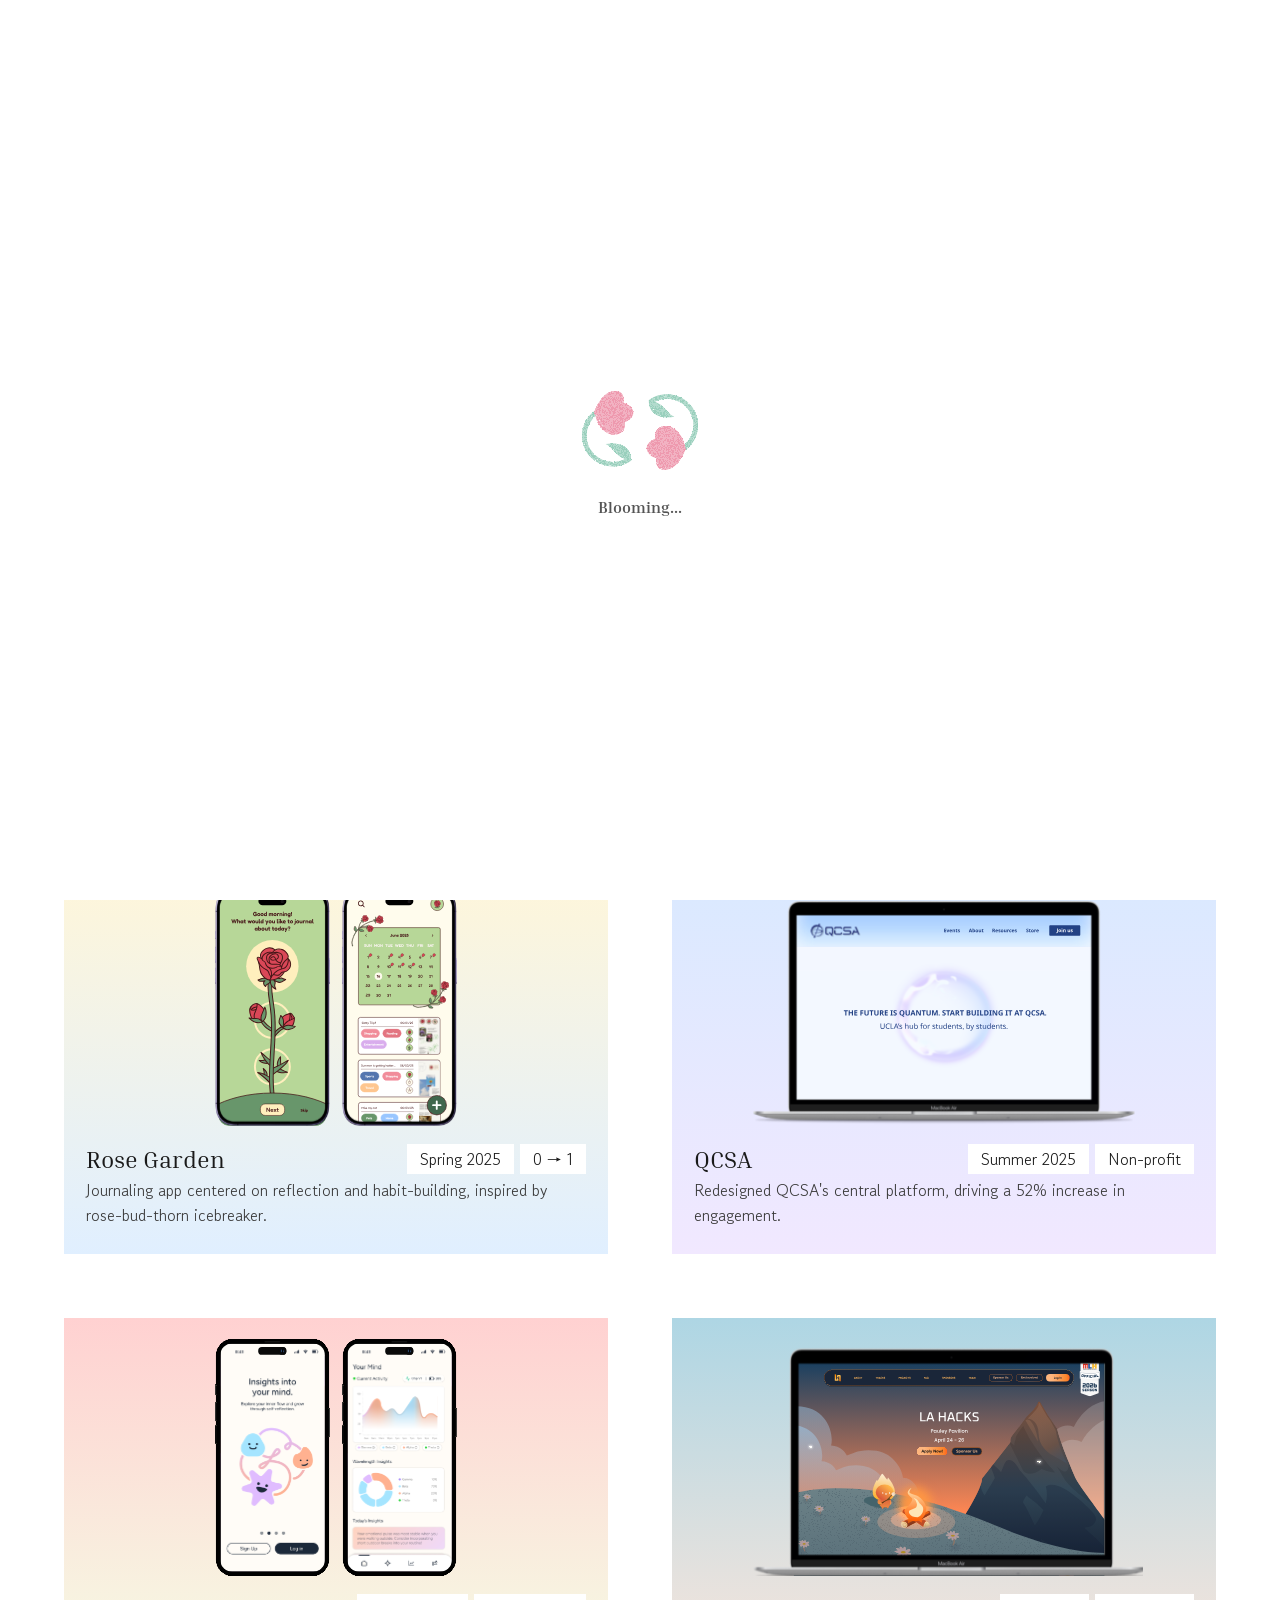
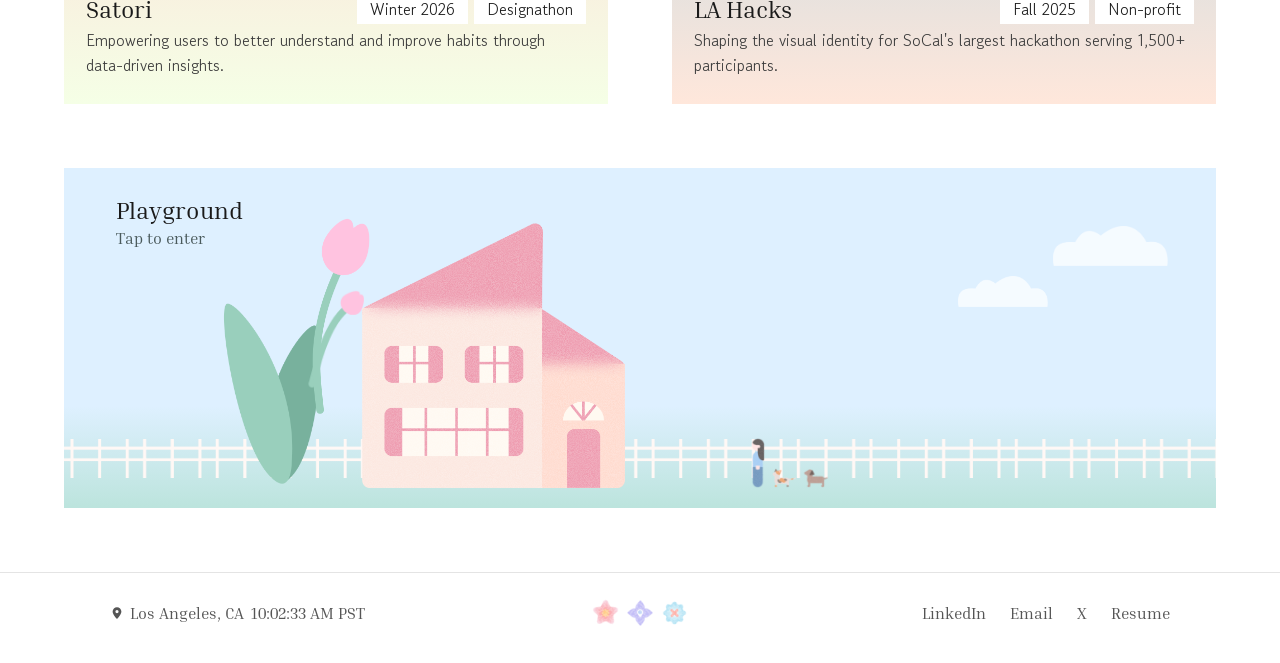
<file: index.html>
<!DOCTYPE html>
<html lang="en">
<head>
  <meta charset="UTF-8">
  <meta name="viewport" content="width=device-width, initial-scale=1.0">
  <title>Gina — Product Designer</title>
  <link rel="icon" type="image/svg+xml" href="assets/logo.svg">
  <link rel="preconnect" href="https://fonts.googleapis.com">
  <link rel="preconnect" href="https://fonts.gstatic.com" crossorigin>
  <link href="https://fonts.googleapis.com/css2?family=Dancing+Script:wght@600&family=Gowun+Dodum&family=Inria+Serif:ital,wght@0,300;0,400;0,700;1,300;1,400;1,700&display=swap" rel="stylesheet">
  <link rel="stylesheet" href="style.css">
</head>
<body>

  <div class="page-flash" id="pageFlash"></div>

  <div class="loading-screen" id="loadingScreen">
    <div class="loading-spin-wrap">
      <img src="assets/twoflower.svg" alt="" aria-hidden="true" draggable="false">
    </div>
    <h2 class="loading-text">Blooming...</h2>
  </div>
  <script src="assets/page-flash.js"></script>
  <script src="assets/loading-screen.js"></script>

  <!-- ── NAV ── -->
  <nav class="nav">
    <div class="nav-inner">
      <a href="index.html" class="nav-logo">
        <img src="assets/logo.svg" alt="" class="nav-icon" aria-hidden="true" draggable="false">
      </a>
      <ul class="nav-links">
        <li><a href="#work">Work</a></li>
        <li><a href="playground.html">Playground</a></li>
        <li><a href="about.html">About</a></li>
      </ul>
    </div>
  </nav>

  <!-- ── HERO ── -->
  <section class="hero">
    <!-- Vines hang from the top corners of the hero section itself, not from
         the globe wrapper — nested in there they rode the globe's offset
         chain and sat well below the top of the page. Stem and bloom are
         separate layers so the flower can spin while the stem only sways. -->
    <div class="hero-vine hero-vine--left">
      <img src="assets/home-vineleft.png" class="hero-vine-stem" alt="" aria-hidden="true" draggable="false">
      <img src="assets/home-bushypinkflower.png" class="hero-vine-bloom hero-vine-bloom--left" alt="" aria-hidden="true" draggable="false">
    </div>
    <div class="hero-vine hero-vine--right">
      <img src="assets/home-vineright.png" class="hero-vine-stem" alt="" aria-hidden="true" draggable="false">
      <img src="assets/home-yellowflower.png" class="hero-vine-bloom hero-vine-bloom--right" alt="" aria-hidden="true" draggable="false">
    </div>

    <div class="wrap hero-inner">
      <div class="hero-text">
        <h1 class="hero-name">Hello, I'm Gina!</h1>
        <p class="hero-tagline">Product designer with a love for visual storytelling and thoughtful design.</p>
      </div>
      <div class="hero-art">
        <div class="hero-globe-wrap">
          <div class="hero-globe-core">
            <img src="assets/glow.png"   class="hero-glow"   alt="" aria-hidden="true" draggable="false">
            <img src="assets/globe.png"  class="hero-globe"  alt="" aria-hidden="true" draggable="false">
            <div class="hero-tulip-ring">
              <!-- .hero-ring-spin holds every slot and rotates one step
                   (24deg) per scroll. 15 even slots: the cat sits at 0deg
                   (top) with a tulip on either side, and NPCs alternate with
                   tulips around the rest. --k is the slot index, which staggers
                   each item's bob by 0.2s so the hop travels around the ring. -->
              <div class="hero-ring-spin">
                <img src="assets/tulip.png" class="hero-tulip" style="--ang: 24deg"  alt="" aria-hidden="true" draggable="false">
                <img src="assets/tulip.png" class="hero-tulip" style="--ang: 72deg"  alt="" aria-hidden="true" draggable="false">
                <img src="assets/tulip.png" class="hero-tulip" style="--ang: 120deg" alt="" aria-hidden="true" draggable="false">
                <img src="assets/tulip.png" class="hero-tulip" style="--ang: 144deg" alt="" aria-hidden="true" draggable="false">
                <img src="assets/tulip.png" class="hero-tulip" style="--ang: 192deg" alt="" aria-hidden="true" draggable="false">
                <img src="assets/tulip.png" class="hero-tulip" style="--ang: 240deg" alt="" aria-hidden="true" draggable="false">
                <img src="assets/tulip.png" class="hero-tulip" style="--ang: 288deg" alt="" aria-hidden="true" draggable="false">
                <img src="assets/tulip.png" class="hero-tulip" style="--ang: 336deg" alt="" aria-hidden="true" draggable="false">
                <!-- NPCs orbit inside the ring too. npc1 holds the top slot,
                     with the cat and the dog flanking it one flower out on
                     either side. -->
                <img src="assets/npc1.png"   class="hero-npc hero-npc--1"  style="--ang: 0deg"   alt="" aria-hidden="true" draggable="false">
                <img src="assets/npc10.png"  class="hero-npc hero-npc--10" style="--ang: 48deg"  alt="" aria-hidden="true" draggable="false">
                <img src="assets/npc11.png"  class="hero-npc hero-npc--11" style="--ang: 312deg" alt="" aria-hidden="true" draggable="false">
                <img src="assets/npc3.png"   class="hero-npc hero-npc--3"  style="--ang: 96deg"  alt="" aria-hidden="true" draggable="false">
                <img src="assets/npc4.png"   class="hero-npc hero-npc--4"  style="--ang: 168deg" alt="" aria-hidden="true" draggable="false">
                <img src="assets/npc2.png"   class="hero-npc hero-npc--2"  style="--ang: 216deg" alt="" aria-hidden="true" draggable="false">
                <img src="assets/npc5.png"   class="hero-npc hero-npc--5"  style="--ang: 264deg" alt="" aria-hidden="true" draggable="false">
              </div>
            </div>
          </div>
          <p class="hero-scroll-hint">Scroll to see recently potted work ↓</p>
        </div>
      </div>
    </div>
  </section>

  <!-- ── WORK ── -->
  <section class="work" id="work">
    <div class="work-grid">

        <a class="card" href="rose-garden.html" style="--card-bg: linear-gradient(to bottom, #FFF6D9, #E0EFFF);">
          <div class="card-media">
            <img class="card-img" src="assets/RG%201.svg" alt="Rose Garden app mockup 1">
            <img class="card-img" src="assets/RG%202.svg" alt="Rose Garden app mockup 2">
          </div>
          <div class="card-body">
            <div class="card-title-row">
              <h2>Rose Garden</h2>
              <div class="tags">
                <span>Spring 2025</span>
                <span>0 → 1</span>
              </div>
            </div>
            <p>Journaling app centered on reflection and habit-building, inspired by rose-bud-thorn icebreaker.</p>
          </div>
        </a>

        <a class="card" href="qcsa.html" style="--card-bg: linear-gradient(to bottom, #D9E9FF, #F1E8FF);">
          <div class="card-media">
            <img class="card-img" src="assets/qcsa.svg" alt="QCSA website mockup">
          </div>
          <div class="card-body">
            <div class="card-title-row">
              <h2>QCSA</h2>
              <div class="tags">
                <span>Summer 2025</span>
                <span>Non-profit</span>
              </div>
            </div>
            <p>Redesigned QCSA's central platform, driving a 52% increase in engagement.</p>
          </div>
        </a>

        <a class="card" href="satori.html" style="--card-bg: linear-gradient(to bottom, #FFD1D1, #F5FFE6);">
          <div class="card-media">
            <img class="card-img" src="assets/Satori%201.svg" alt="Satori app mockup 1">
            <img class="card-img" src="assets/Satori2.svg" alt="Satori app mockup 2">
          </div>
          <div class="card-body">
            <div class="card-title-row">
              <h2>Satori</h2>
              <div class="tags">
                <span>Winter 2026</span>
                <span>Designathon</span>
              </div>
            </div>
            <p>Empowering users to better understand and improve habits through data-driven insights.</p>
          </div>
        </a>

        <a class="card" href="la-hacks.html" style="--card-bg: linear-gradient(to bottom, #AED6E4, #FFE7DB);">
          <div class="card-media">
            <img class="card-img" src="assets/lahacks.svg" alt="LA Hacks mockup">
          </div>
          <div class="card-body">
            <div class="card-title-row">
              <h2>LA Hacks</h2>
              <div class="tags">
                <span>Fall 2025</span>
                <span>Non-profit</span>
              </div>
            </div>
            <p>Shaping the visual identity for SoCal's largest hackathon serving 1,500+ participants.</p>
          </div>
        </a>

      </div>
  </section>

  <!-- ── PLAYGROUND ── -->
  <section class="pg-section" id="playground">
      <a href="playground.html" class="pg-box">
        <div class="pg-fence" aria-hidden="true"></div>
        <img src="assets/white-cloud.png" class="pg-cloud pg-cloud--1" alt="" aria-hidden="true" draggable="false">
        <img src="assets/white-cloud.png" class="pg-cloud pg-cloud--2" alt="" aria-hidden="true" draggable="false">
        <div class="pg-plants">
          <div class="pg-tulip-space">
            <div class="pg-tulip-wrap">
              <img src="assets/tulip-leaves.png" class="pg-tulip-leaves" alt="" aria-hidden="true" draggable="false">
              <img src="assets/tulip-big.png" class="pg-tulip-big" alt="" aria-hidden="true" draggable="false">
              <img src="assets/tulip-small.png" class="pg-tulip-small" alt="" aria-hidden="true" draggable="false">
            </div>
          </div>
          <div class="pg-house-space">
            <img src="assets/house.png" class="pg-house" alt="" aria-hidden="true" draggable="false">
          </div>
        </div>
        <div class="pg-npcs">
          <img src="assets/npc10.png" class="pg-npc pg-npc--10" alt="" aria-hidden="true" draggable="false">
          <img src="assets/npc11.png" class="pg-npc pg-npc--11" alt="" aria-hidden="true" draggable="false">
          <img src="assets/npc1.png"  class="pg-npc pg-npc--1"  alt="" aria-hidden="true" draggable="false">
        </div>
        <div class="pg-label">
          <p class="pg-title">Playground</p>
          <p class="pg-sub">Tap to enter</p>
        </div>
      </a>
  </section>

  <!-- ── FOOTER ── -->
  <footer class="footer" id="about">
    <hr class="footer-rule">
    <div class="wrap">
      <div class="footer-inner">
        <p class="footer-copy local-clock" aria-label="Current time in Los Angeles, California">
          <svg class="local-clock-pin" viewBox="0 0 24 24" fill="none" xmlns="http://www.w3.org/2000/svg" aria-hidden="true">
            <path d="M12 2C7.86 2 4.5 5.36 4.5 9.5c0 5.06 6.34 11.6 6.61 11.88a1.25 1.25 0 0 0 1.78 0c.27-.28 6.61-6.82 6.61-11.88C19.5 5.36 16.14 2 12 2Zm0 10.25a2.75 2.75 0 1 1 0-5.5 2.75 2.75 0 0 1 0 5.5Z" fill="currentColor"/>
          </svg>
          <span>Los Angeles, CA</span>
          <span class="local-clock-time" id="localClockTime"></span>
        </p>
        <img src="assets/3-flowers.png" class="footer-flowers" alt="" aria-hidden="true" draggable="false">
        <nav class="footer-links">
          <a href="https://linkedin.com/in/ginanamkung" target="_blank" rel="noopener">LinkedIn</a>
          <a href="mailto:dnamkung@ucsd.edu">Email</a>
          <a href="#">X</a>
          <a href="#">Resume</a>
        </nav>
      </div>
    </div>
  </footer>

  <script src="assets/smooth-scroll.js"></script>
  <script src="assets/click-flower.js"></script>

  <div class="custom-cursor-outer" id="cursorOuter"><span class="cursor-label">READ CASE STUDY →</span></div>
  <div class="custom-cursor-inner" id="cursorInner"></div>

  <script>
    // Live Los Angeles (PST/PDT) clock in the top-right corner.
    const localClockTime = document.getElementById('localClockTime');
    function tickLocalClock() {
      localClockTime.textContent = new Intl.DateTimeFormat('en-US', {
        hour: 'numeric', minute: '2-digit', second: '2-digit',
        timeZone: 'America/Los_Angeles', timeZoneName: 'short'
      }).format(new Date());
    }
    tickLocalClock();
    setInterval(tickLocalClock, 1000);

    const cursorOuter = document.getElementById('cursorOuter');
    const cursorInner = document.getElementById('cursorInner');

    document.addEventListener('mousemove', e => {
      cursorOuter.style.left = e.clientX + 'px';
      cursorOuter.style.top  = e.clientY + 'px';
      cursorInner.style.left = e.clientX + 'px';
      cursorInner.style.top  = e.clientY + 'px';
    });

    document.querySelectorAll('.card').forEach(card => {
      card.addEventListener('mouseenter', () => {
        cursorOuter.classList.add('is-card');
        cursorInner.classList.add('is-card');
      });
      card.addEventListener('mouseleave', () => {
        cursorOuter.classList.remove('is-card');
        cursorInner.classList.remove('is-card');
      });
    });

    // Smooth eased scroll for the nav "Work" link
    function smoothScrollTo(targetEl, duration = 800) {
      const startY   = window.scrollY;
      const navH     = document.querySelector('.nav').offsetHeight;
      const endY     = targetEl.getBoundingClientRect().top + window.scrollY - navH;
      const startTime = performance.now();
      const ease = t => t < 0.5 ? 4 * t * t * t : 1 - Math.pow(-2 * t + 2, 3) / 2; // ease-in-out cubic

      function step(now) {
        const progress = Math.min((now - startTime) / duration, 1);
        window.scrollTo({ top: startY + (endY - startY) * ease(progress), left: 0, behavior: 'instant' });
        if (progress < 1) requestAnimationFrame(step);
      }
      requestAnimationFrame(step);
    }

    const workLink    = document.querySelector('a[href="#work"]');
    const workSection = document.getElementById('work');

    if (workLink && workSection) {
      workLink.addEventListener('click', e => {
        e.preventDefault();
        smoothScrollTo(workSection);
      });
    }

    // Arriving here from another page already targeting #work (e.g. nav link
    // on a case-study page) — skip the instant jump and ease in instead
    if (window.location.hash === '#work' && workSection) {
      window.scrollTo({ top: 0, left: 0, behavior: 'instant' });
      requestAnimationFrame(() => smoothScrollTo(workSection));
    }

    let globeRotation = 0;
    /* One ring slot = 360/15 = 24deg. Each scroll gesture hops the whole
       circle up and turns it one slot, so every flower/NPC lands where its
       neighbour was standing. Scrolling faster can't skip ahead — the step
       is locked until the hop finishes. */
    const RING_STEP = 24;
    const STEP_COOLDOWN = 1400; // matches the hop + rotation duration
    let ringRotation = 0;
    let stepping = false;
    const globeEl = document.querySelector('.hero-globe');
    const ringSpinEl = document.querySelector('.hero-ring-spin');
    const ringEl = document.querySelector('.hero-tulip-ring');

    /* Pin the ring's center onto the globe's center by measuring both, rather
       than trusting the CSS offsets to line up. Any mismatch would make items
       sit closer to the surface on one side and further on the other as the
       ring turns. Re-run on resize since both are viewport-scaled. */
    function alignRingToGlobe() {
      if (!ringEl || !globeEl) return;
      ringEl.style.setProperty('--ring-x', '0px');
      ringEl.style.setProperty('--ring-y', '0px');

      const g = globeEl.getBoundingClientRect();
      const r = ringEl.getBoundingClientRect();
      const dx = (g.left + g.width / 2) - (r.left + r.width / 2);
      const dy = (g.top + g.height / 2) - (r.top + r.height / 2);

      ringEl.style.setProperty('--ring-x', dx.toFixed(2) + 'px');
      ringEl.style.setProperty('--ring-y', dy.toFixed(2) + 'px');
    }
    window.addEventListener('resize', alignRingToGlobe);
    window.addEventListener('load', alignRingToGlobe);
    alignRingToGlobe();

    /* .hero-art is pulled up by a fixed negative margin, but the tagline
       wraps to two or three lines depending on width — so at some sizes the
       text ran into the flowers. This enforces a minimum gap between the
       bottom of the tagline and the highest thing in the art (the flowers
       overhang the art's box, so the box's own top isn't the real edge).
       It only ever pushes the art down; where the CSS already leaves more
       room than MIN_GAP, the tuned spacing is left alone. */
    /* Clearance the guard keeps between the tagline and the topmost flower.
       Negative by 32px on purpose: the measurement uses bounding boxes, and
       a tilted tulip's box overstates its visual mass by roughly that much
       (the corner of the box is empty). Letting the text sit 32px into that
       empty corner recovers 32px of height for the globe without the two
       actually touching. Raise this if they ever do. */
    const MIN_GAP = -40;
    const taglineEl = document.querySelector('.hero-tagline');
    const heroArtEl = document.querySelector('.hero-art');

    function preventOverlap() {
      if (!taglineEl || !heroArtEl) return;
      heroArtEl.style.marginTop = '';                       // back to the CSS value
      const base = parseFloat(getComputedStyle(heroArtEl).marginTop) || 0;

      let artTop = heroArtEl.getBoundingClientRect().top;
      document.querySelectorAll('.hero-tulip, .hero-npc').forEach(el => {
        artTop = Math.min(artTop, el.getBoundingClientRect().top);
      });

      const gap = artTop - taglineEl.getBoundingClientRect().bottom;
      if (gap < MIN_GAP) {
        heroArtEl.style.marginTop = (base + (MIN_GAP - gap)).toFixed(2) + 'px';
      }
    }

    /* The hero text is plain centred HTML now, so only the flower ring still
       needs measuring against the globe. */
    function alignHero() { preventOverlap(); alignRingToGlobe(); }

    window.addEventListener('resize', alignHero);
    window.addEventListener('load', alignHero);
    alignHero();

    /* The first run happens before the globe PNG has decoded and before the
       web fonts swap in, so it measures a wrong-sized globe. These cover
       every case that changes the geometry after that first pass. */
    if (globeEl && !globeEl.complete) {
      globeEl.addEventListener('load', alignHero, { once: true });
    }
    if (document.fonts && document.fonts.ready) {
      document.fonts.ready.then(alignHero);
    }
    /* Catch-all: re-run whenever the globe's size OR the tagline's height
       changes. The tagline matters because it reflows between two and three
       lines as the window narrows, and that reflow is exactly what used to
       push it into the flowers. */
    if (window.ResizeObserver) {
      const ro = new ResizeObserver(alignHero);
      if (globeEl) ro.observe(globeEl);
      if (taglineEl) ro.observe(taglineEl);
    }

    window.addEventListener('wheel', e => {
      if (stepping) return;
      stepping = true;
      const dir = e.deltaY > 0 ? 1 : -1;

      /* The globe turns on the same slow curve as the ring — just a plain
         rotation, no hop. */
      globeRotation += dir * RING_STEP;
      globeEl.style.transition = 'transform 1.4s cubic-bezier(0.45, 0, 0.35, 1)';
      globeEl.style.transform  = `translateX(-50%) rotate(${globeRotation}deg)`;

      if (ringSpinEl) {
        ringSpinEl.classList.remove('is-hopping');
        void ringSpinEl.offsetWidth; // restart the hop animation
        ringSpinEl.classList.add('is-hopping');

        ringRotation += dir * RING_STEP;
        ringSpinEl.style.transform = `rotate(${ringRotation}deg)`;
      }

      setTimeout(() => { stepping = false; }, STEP_COOLDOWN);
    }, { passive: true });

    const playgroundBox = document.querySelector('.pg-box');
    const playgroundObserver = new IntersectionObserver(entries => {
      entries.forEach(entry => {
        if (entry.isIntersecting) {
          playgroundBox.classList.add('is-visible');
          playgroundObserver.unobserve(playgroundBox);
        }
      });
    }, { threshold: 0.35 });
    playgroundObserver.observe(playgroundBox);

    // Case study cards slide up + fade in as they scroll into view.
    const workCards = document.querySelectorAll('.work-grid .card');
    const cardObserver = new IntersectionObserver(entries => {
      entries.forEach(entry => {
        if (entry.isIntersecting) {
          entry.target.classList.add('is-visible');
          cardObserver.unobserve(entry.target);
        }
      });
    }, { threshold: 0.15, rootMargin: '0px 0px -60px 0px' });

    // Don't start observing until the user actually scrolls — otherwise the
    // first row of cards counts as "intersecting" on page load (before the
    // images finish loading the cards sit even higher) and the reveal plays
    // off-screen while you're still looking at the hero.
    function startCardObserver() {
      workCards.forEach(card => cardObserver.observe(card));
    }
    if (window.scrollY === 0) {
      window.addEventListener('scroll', startCardObserver, { once: true });
    } else {
      startCardObserver();
    }

    // NPC walk to house on playground tap, then head to the playground page
    const pgNpcs = document.querySelector('.pg-npcs');
    playgroundBox.addEventListener('click', e => {
      e.preventDefault();
      if (pgNpcs.classList.contains('walking')) return;
      pgNpcs.classList.add('walking');
      setTimeout(() => {
        window.location.href = playgroundBox.href;
      }, 2680);
    });

    // Pin the npcs' resting spot to the house's actual rendered edge, instead
    // of a guessed px value — this stays exact at every window width because
    // it's measured live, not calculated by hand.
    const pgHouseSpace = document.querySelector('.pg-house-space');

    function positionPgNpcs() {
      if (!playgroundBox || !pgNpcs) return;
      if (pgNpcs.classList.contains('walking')) return; // don't fight the walk animation mid-transition
      const boxRect = playgroundBox.getBoundingClientRect();
      const houseRect = pgHouseSpace.getBoundingClientRect();
      let npcsLeft;
      if (window.innerWidth > 1225) {
        // Full desktop: original layout — npcs sit 105px right of the house.
        npcsLeft = houseRect.right - boxRect.left + 105;
      } else {
        // Below desktop: anchor the npcs near the box's RIGHT edge, mirroring
        // the tulip at the left edge.
        const npcsW = pgNpcs.getBoundingClientRect().width;
        npcsLeft = boxRect.width - npcsW - boxRect.width * 0.06;
      }
      pgNpcs.style.left = npcsLeft + 'px';
      // Walk distance: from wherever the npcs start to just inside the
      // house's right edge (the door), matching the original desktop feel.
      const walk = Math.max(40, npcsLeft - (houseRect.right - boxRect.left) + 75);
      pgNpcs.style.setProperty('--pg-walk', walk + 'px');
    }

    positionPgNpcs();
    window.addEventListener('resize', positionPgNpcs);
    window.addEventListener('load', positionPgNpcs);
  </script>

</body>
</html>
</file>
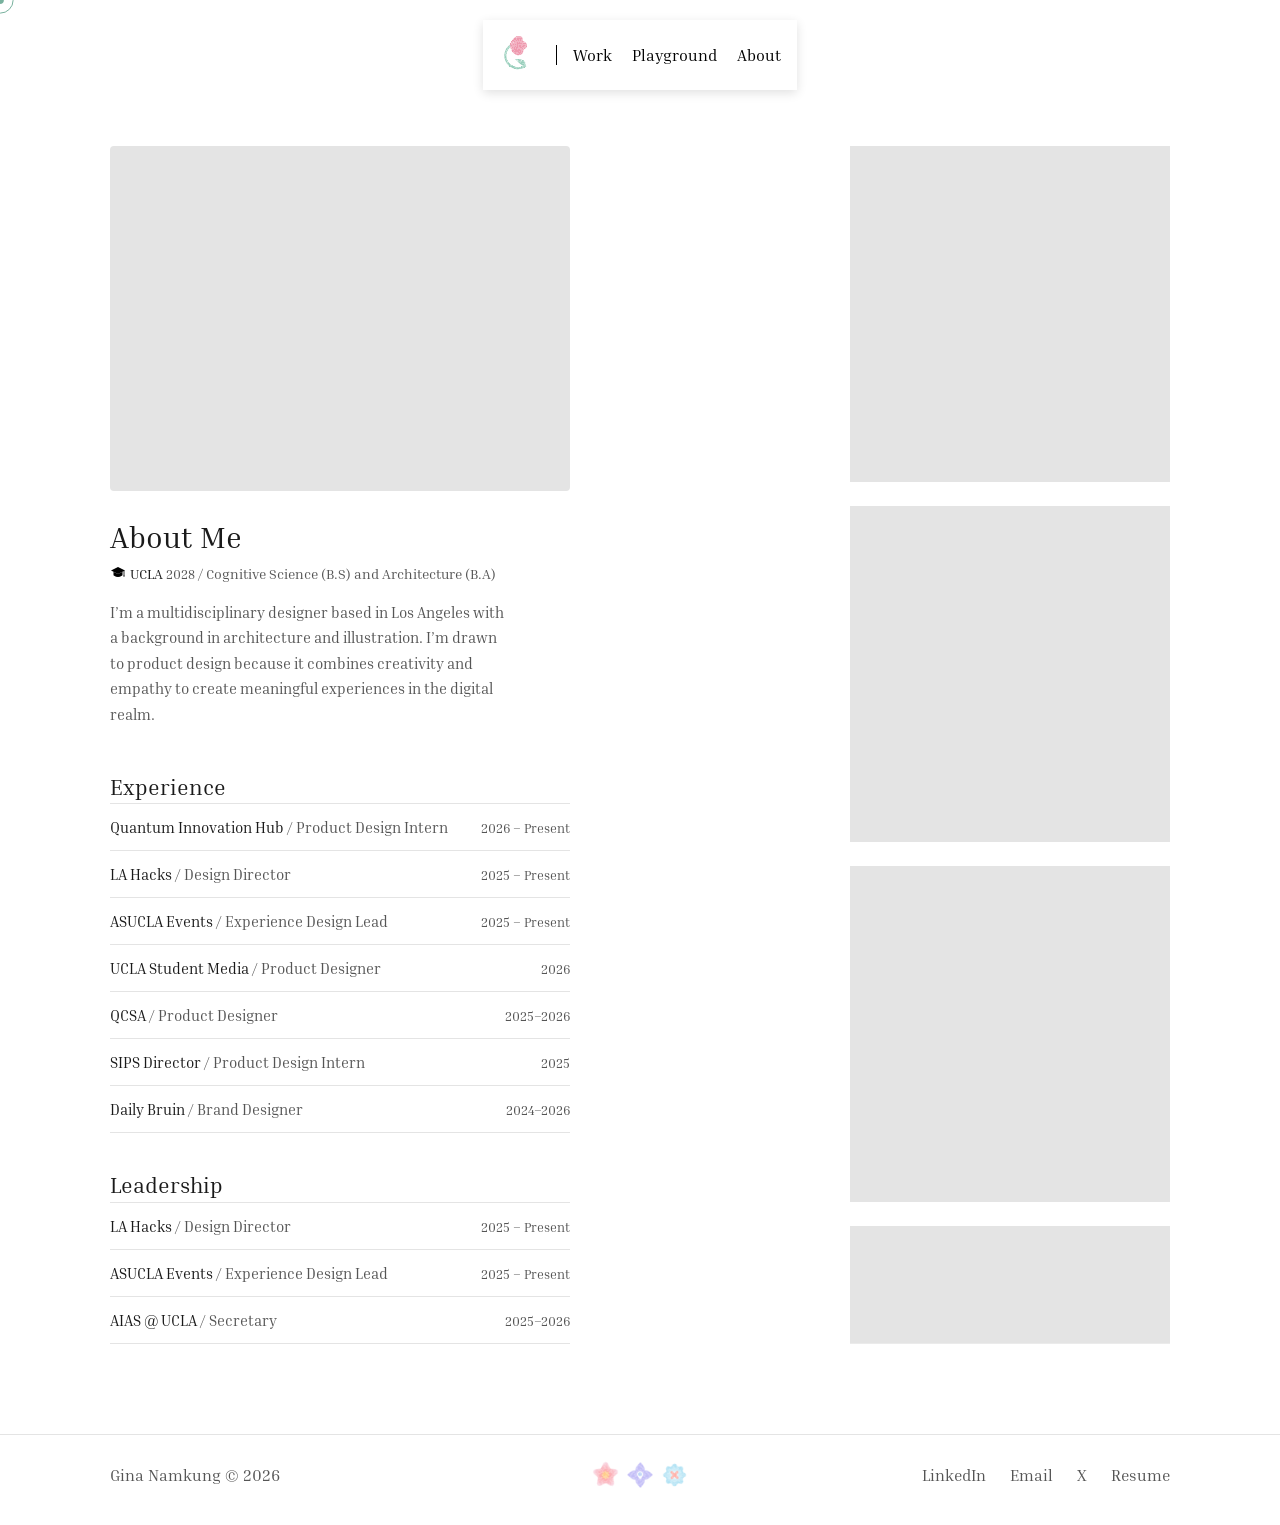
<file: about.html>
<!DOCTYPE html>
<html lang="en">
<head>
  <meta charset="UTF-8">
  <meta name="viewport" content="width=device-width, initial-scale=1.0">
  <title>About — Gina</title>
  <link rel="icon" type="image/svg+xml" href="assets/logo.svg">
  <link rel="preconnect" href="https://fonts.googleapis.com">
  <link rel="preconnect" href="https://fonts.gstatic.com" crossorigin>
  <link href="https://fonts.googleapis.com/css2?family=Dancing+Script:wght@600&family=Inria+Serif:ital,wght@0,300;0,400;0,700;1,300;1,400;1,700&display=swap" rel="stylesheet">
  <link rel="stylesheet" href="style.css">
</head>
<body>

  <div class="page-flash" id="pageFlash"></div>
  <script src="assets/page-flash.js"></script>

  <!-- ── NAV ── -->
  <nav class="nav">
    <div class="nav-inner">
      <a href="index.html" class="nav-logo">
        <img src="assets/logo.svg" alt="" class="nav-icon" aria-hidden="true" draggable="false">
      </a>
      <ul class="nav-links">
        <li><a href="index.html#work">Work</a></li>
        <li><a href="playground.html">Playground</a></li>
        <li><a href="about.html">About</a></li>
      </ul>
    </div>
  </nav>

  <!-- ── ABOUT ── -->
  <div class="wrap">
    <section class="about-hero">
      <div class="about-info">
        <div class="about-photo"></div>

        <h1 class="about-greeting">About Me</h1>

        <div class="about-edu">
          <img src="assets/grad-cap.svg" class="about-edu-icon" alt="" aria-hidden="true" draggable="false">
          <span class="about-edu-role">UCLA <span class="about-edu-date">2028</span> <span>/ Cognitive Science (B.S) and Architecture (B.A)</span></span>
        </div>

        <p class="about-bio">I’m a multidisciplinary designer based in Los Angeles with a background in architecture and illustration. I’m drawn to product design because it combines creativity and empathy to create meaningful experiences in the digital realm.</p>

        <h2>Experience</h2>
        <div class="exp-list">
          <div class="exp-row">
            <span class="exp-role">Quantum Innovation Hub <span>/ Product Design Intern</span></span>
            <span class="exp-date">2026 – Present</span>
          </div>
          <div class="exp-row">
            <span class="exp-role">LA Hacks <span>/ Design Director</span></span>
            <span class="exp-date">2025 – Present</span>
          </div>
          <div class="exp-row">
            <span class="exp-role">ASUCLA Events <span>/ Experience Design Lead</span></span>
            <span class="exp-date">2025 – Present</span>
          </div>
          <div class="exp-row">
            <span class="exp-role">UCLA Student Media <span>/ Product Designer</span></span>
            <span class="exp-date">2026</span>
          </div>
          <div class="exp-row">
            <span class="exp-role">QCSA <span>/ Product Designer</span></span>
            <span class="exp-date">2025–2026</span>
          </div>
          <div class="exp-row">
            <span class="exp-role">SIPS Director <span>/ Product Design Intern</span></span>
            <span class="exp-date">2025</span>
          </div>
          <div class="exp-row">
            <span class="exp-role">Daily Bruin <span>/ Brand Designer</span></span>
            <span class="exp-date">2024–2026</span>
          </div>
        </div>

        <h2>Leadership</h2>
        <div class="exp-list">
          <div class="exp-row">
            <span class="exp-role">LA Hacks <span>/ Design Director</span></span>
            <span class="exp-date">2025 – Present</span>
          </div>
          <div class="exp-row">
            <span class="exp-role">ASUCLA Events <span>/ Experience Design Lead</span></span>
            <span class="exp-date">2025 – Present</span>
          </div>
          <div class="exp-row">
            <span class="exp-role">AIAS @ UCLA <span>/ Secretary</span></span>
            <span class="exp-date">2025–2026</span>
          </div>
        </div>
      </div>

      <div class="about-carousel">
        <div class="about-carousel-track">
          <div class="about-carousel-item"><span class="about-carousel-caption">Add a caption</span></div>
          <div class="about-carousel-item"><span class="about-carousel-caption">Add a caption</span></div>
          <div class="about-carousel-item"><span class="about-carousel-caption">Add a caption</span></div>
          <div class="about-carousel-item"><span class="about-carousel-caption">Add a caption</span></div>
          <div class="about-carousel-item"><span class="about-carousel-caption">Add a caption</span></div>
          <div class="about-carousel-item"><span class="about-carousel-caption">Add a caption</span></div>
          <!-- duplicate set — keeps the scroll looping seamlessly -->
          <div class="about-carousel-item"><span class="about-carousel-caption">Add a caption</span></div>
          <div class="about-carousel-item"><span class="about-carousel-caption">Add a caption</span></div>
          <div class="about-carousel-item"><span class="about-carousel-caption">Add a caption</span></div>
          <div class="about-carousel-item"><span class="about-carousel-caption">Add a caption</span></div>
          <div class="about-carousel-item"><span class="about-carousel-caption">Add a caption</span></div>
          <div class="about-carousel-item"><span class="about-carousel-caption">Add a caption</span></div>
        </div>
      </div>
    </section>
  </div>

  <!-- ── FOOTER ── -->
  <footer class="footer" id="about">
    <hr class="footer-rule">
    <div class="wrap">
      <div class="footer-inner">
        <p class="footer-copy">Gina Namkung &copy; 2026</p>
        <img src="assets/3-flowers.png" class="footer-flowers" alt="" aria-hidden="true" draggable="false">
        <nav class="footer-links">
          <a href="https://linkedin.com/in/ginanamkung" target="_blank" rel="noopener">LinkedIn</a>
          <a href="mailto:dnamkung@ucsd.edu">Email</a>
          <a href="#">X</a>
          <a href="#">Resume</a>
        </nav>
      </div>
    </div>
  </footer>

  <script src="assets/smooth-scroll.js"></script>
  <script src="assets/click-flower.js"></script>

  <div class="custom-cursor-outer" id="cursorOuter"><span class="cursor-label">READ CASE STUDY →</span></div>
  <div class="custom-cursor-inner" id="cursorInner"></div>

  <script>
    const cursorOuter = document.getElementById('cursorOuter');
    const cursorInner = document.getElementById('cursorInner');

    document.addEventListener('mousemove', e => {
      cursorOuter.style.left = e.clientX + 'px';
      cursorOuter.style.top  = e.clientY + 'px';
      cursorInner.style.left = e.clientX + 'px';
      cursorInner.style.top  = e.clientY + 'px';
    });

    document.querySelectorAll('.card').forEach(card => {
      card.addEventListener('mouseenter', () => {
        cursorOuter.classList.add('is-card');
        cursorInner.classList.add('is-card');
      });
      card.addEventListener('mouseleave', () => {
        cursorOuter.classList.remove('is-card');
        cursorInner.classList.remove('is-card');
      });
    });
  </script>

</body>
</html>
</file>
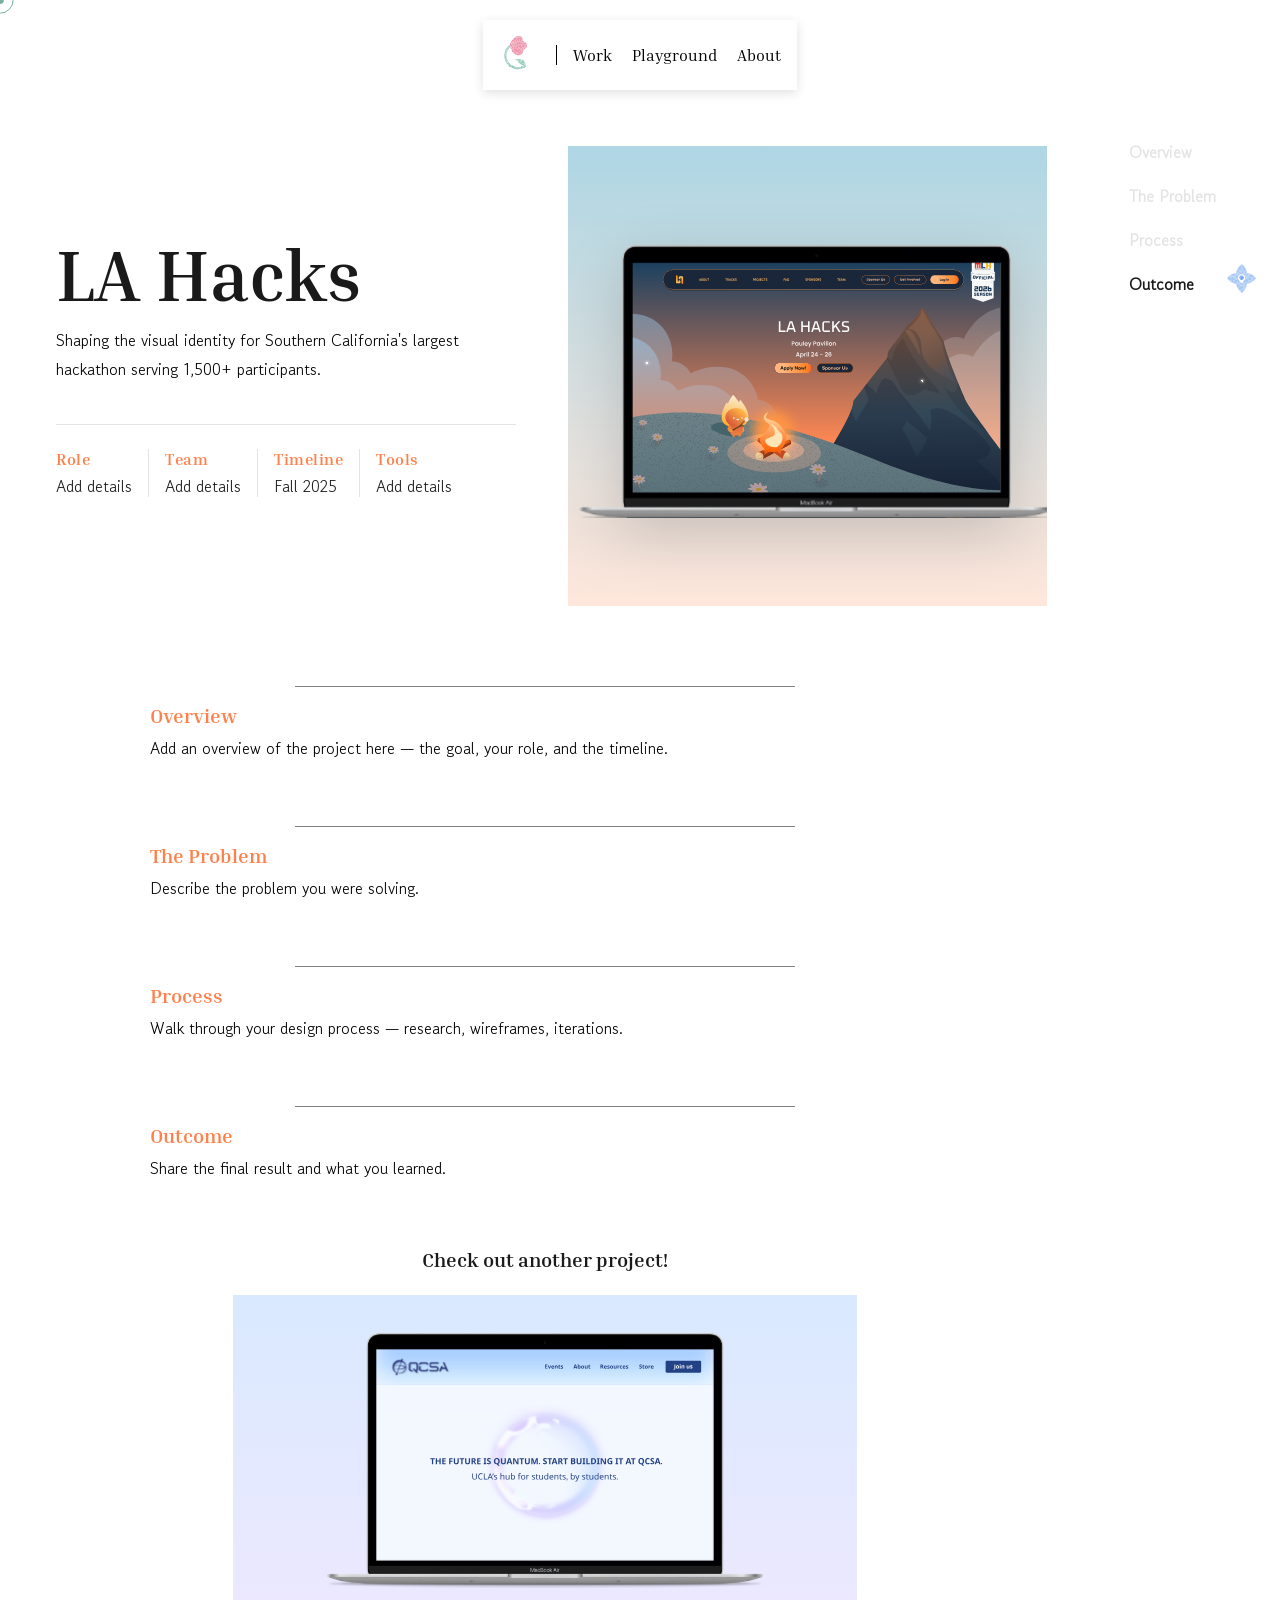
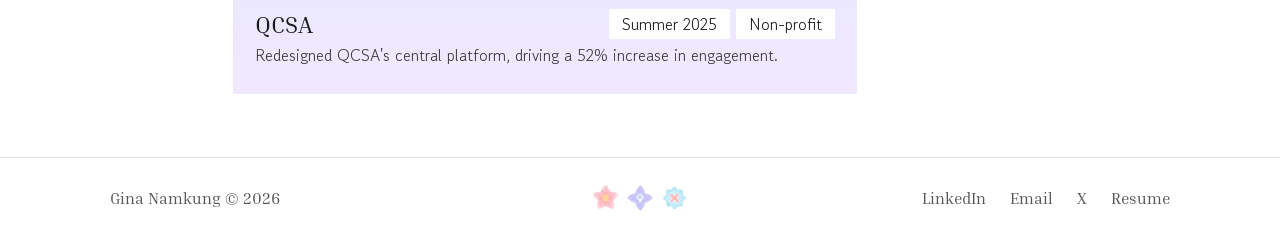
<file: la-hacks.html>
<!DOCTYPE html>
<html lang="en">
<head>
  <meta charset="UTF-8">
  <meta name="viewport" content="width=device-width, initial-scale=1.0">
  <title>LA Hacks — Gina</title>
  <link rel="icon" type="image/svg+xml" href="assets/logo.svg">
  <link rel="preconnect" href="https://fonts.googleapis.com">
  <link rel="preconnect" href="https://fonts.gstatic.com" crossorigin>
  <link href="https://fonts.googleapis.com/css2?family=Dancing+Script:wght@600&family=Gowun+Dodum&family=Inria+Serif:ital,wght@0,300;0,400;0,700;1,300;1,400;1,700&display=swap" rel="stylesheet">
  <link rel="stylesheet" href="style.css">
</head>
<body>

  <div class="page-flash" id="pageFlash"></div>
  <script src="assets/page-flash.js"></script>

  <!-- ── NAV ── -->
  <nav class="nav">
    <div class="nav-inner">
      <a href="index.html" class="nav-logo">
        <img src="assets/logo.svg" alt="" class="nav-icon" aria-hidden="true" draggable="false">
      </a>
      <ul class="nav-links">
        <li><a href="index.html#work">Work</a></li>
        <li><a href="playground.html">Playground</a></li>
        <li><a href="about.html">About</a></li>
      </ul>
    </div>
  </nav>

  <!-- ── CASE STUDY HERO v2 ── -->
  <section class="cs2-hero">
    <div class="cs2-info" style="margin-top:-40px;">
      <h1 class="cs2-title">LA Hacks</h1>

      <p class="cs2-overview-body">Shaping the visual identity for Southern California's largest hackathon serving 1,500+ participants.</p>

      <dl class="cs2-meta">
        <div>
          <dt>Role</dt>
          <dd>Add details</dd>
        </div>
        <div>
          <dt>Team</dt>
          <dd>Add details</dd>
        </div>
        <div>
          <dt>Timeline</dt>
          <dd>Fall 2025</dd>
        </div>
        <div>
          <dt>Tools</dt>
          <dd>Add details</dd>
        </div>
      </dl>
    </div>

    <div class="cs2-visual" style="--cover-bg: linear-gradient(to bottom, #AED6E4, #FFE7DB);">
      <img src="assets/lahacks.svg" alt="LA Hacks mockup">
    </div>

    <nav class="cs2-toc" aria-label="Case study sections">
      <div class="cs2-toc-list" id="csToc">
        <span class="cs2-toc-indicator flower-pink" id="csTocIndicator"></span>
        <a href="#cs2-overview" data-target="cs2-overview">Overview</a>
        <a href="#cs2-problem" data-target="cs2-problem">The Problem</a>
        <a href="#cs2-process" data-target="cs2-process">Process</a>
        <a href="#cs2-outcome" data-target="cs2-outcome">Outcome</a>
      </div>
    </nav>
  </section>

  <!-- ── CASE STUDY CONTENT ── -->
  <section class="cs-content cs2-content">

    <div class="cs-section" id="cs2-overview">
      <hr class="cs2-title-rule">
      <h2>Overview</h2>
      <p class="cs-body">Add an overview of the project here — the goal, your role, and the timeline.</p>
    </div>

    <div class="cs-section" id="cs2-problem">
      <hr class="cs2-title-rule">
      <h2>The Problem</h2>
      <p class="cs-body">Describe the problem you were solving.</p>
    </div>

    <div class="cs-section" id="cs2-process">
      <hr class="cs2-title-rule">
      <h2>Process</h2>
      <p class="cs-body">Walk through your design process — research, wireframes, iterations.</p>
    </div>

    <div class="cs-section" id="cs2-outcome">
      <hr class="cs2-title-rule">
      <h2>Outcome</h2>
      <p class="cs-body">Share the final result and what you learned.</p>
    </div>

    <!-- ── Next project ── -->
    <div class="cs-section cs2-next-project">
      <h2 style="text-align:center; margin-top:64px;">Check out another project!</h2>
      <a class="card is-visible" href="qcsa.html" style="--card-bg: linear-gradient(to bottom, #D9E9FF, #F1E8FF); max-width:624px; margin:24px auto 0;">
        <div class="card-media">
          <img class="card-img" src="assets/qcsa.svg" alt="QCSA website mockup">
        </div>
        <div class="card-body">
          <div class="card-title-row">
            <h2>QCSA</h2>
            <div class="tags">
              <span>Summer 2025</span>
              <span>Non-profit</span>
            </div>
          </div>
          <p>Redesigned QCSA's central platform, driving a 52% increase in engagement.</p>
        </div>
      </a>
    </div>

  </section>

  <!-- ── FOOTER ── -->
  <footer class="footer" id="about">
    <hr class="footer-rule">
    <div class="wrap">
      <div class="footer-inner">
        <p class="footer-copy">Gina Namkung &copy; 2026</p>
        <img src="assets/3-flowers.png" class="footer-flowers" alt="" aria-hidden="true" draggable="false">
        <nav class="footer-links">
          <a href="https://linkedin.com/in/ginanamkung" target="_blank" rel="noopener">LinkedIn</a>
          <a href="mailto:dnamkung@ucsd.edu">Email</a>
          <a href="#">X</a>
          <a href="#">Resume</a>
        </nav>
      </div>
    </div>
  </footer>

  <script src="assets/smooth-scroll.js"></script>
  <script src="assets/click-flower.js"></script>

  <div class="custom-cursor-outer" id="cursorOuter"><span class="cursor-label">READ CASE STUDY →</span></div>
  <div class="custom-cursor-inner" id="cursorInner"></div>

  <script>
    const cursorOuter = document.getElementById('cursorOuter');
    const cursorInner = document.getElementById('cursorInner');

    document.addEventListener('mousemove', e => {
      cursorOuter.style.left = e.clientX + 'px';
      cursorOuter.style.top  = e.clientY + 'px';
      cursorInner.style.left = e.clientX + 'px';
      cursorInner.style.top  = e.clientY + 'px';
    });

    document.querySelectorAll('.card').forEach(card => {
      card.addEventListener('mouseenter', () => {
        cursorOuter.classList.add('is-card');
        cursorInner.classList.add('is-card');
      });
      card.addEventListener('mouseleave', () => {
        cursorOuter.classList.remove('is-card');
        cursorInner.classList.remove('is-card');
      });
    });
  </script>

  <script src="assets/cs-toc.js"></script>

</body>
</html>
</file>
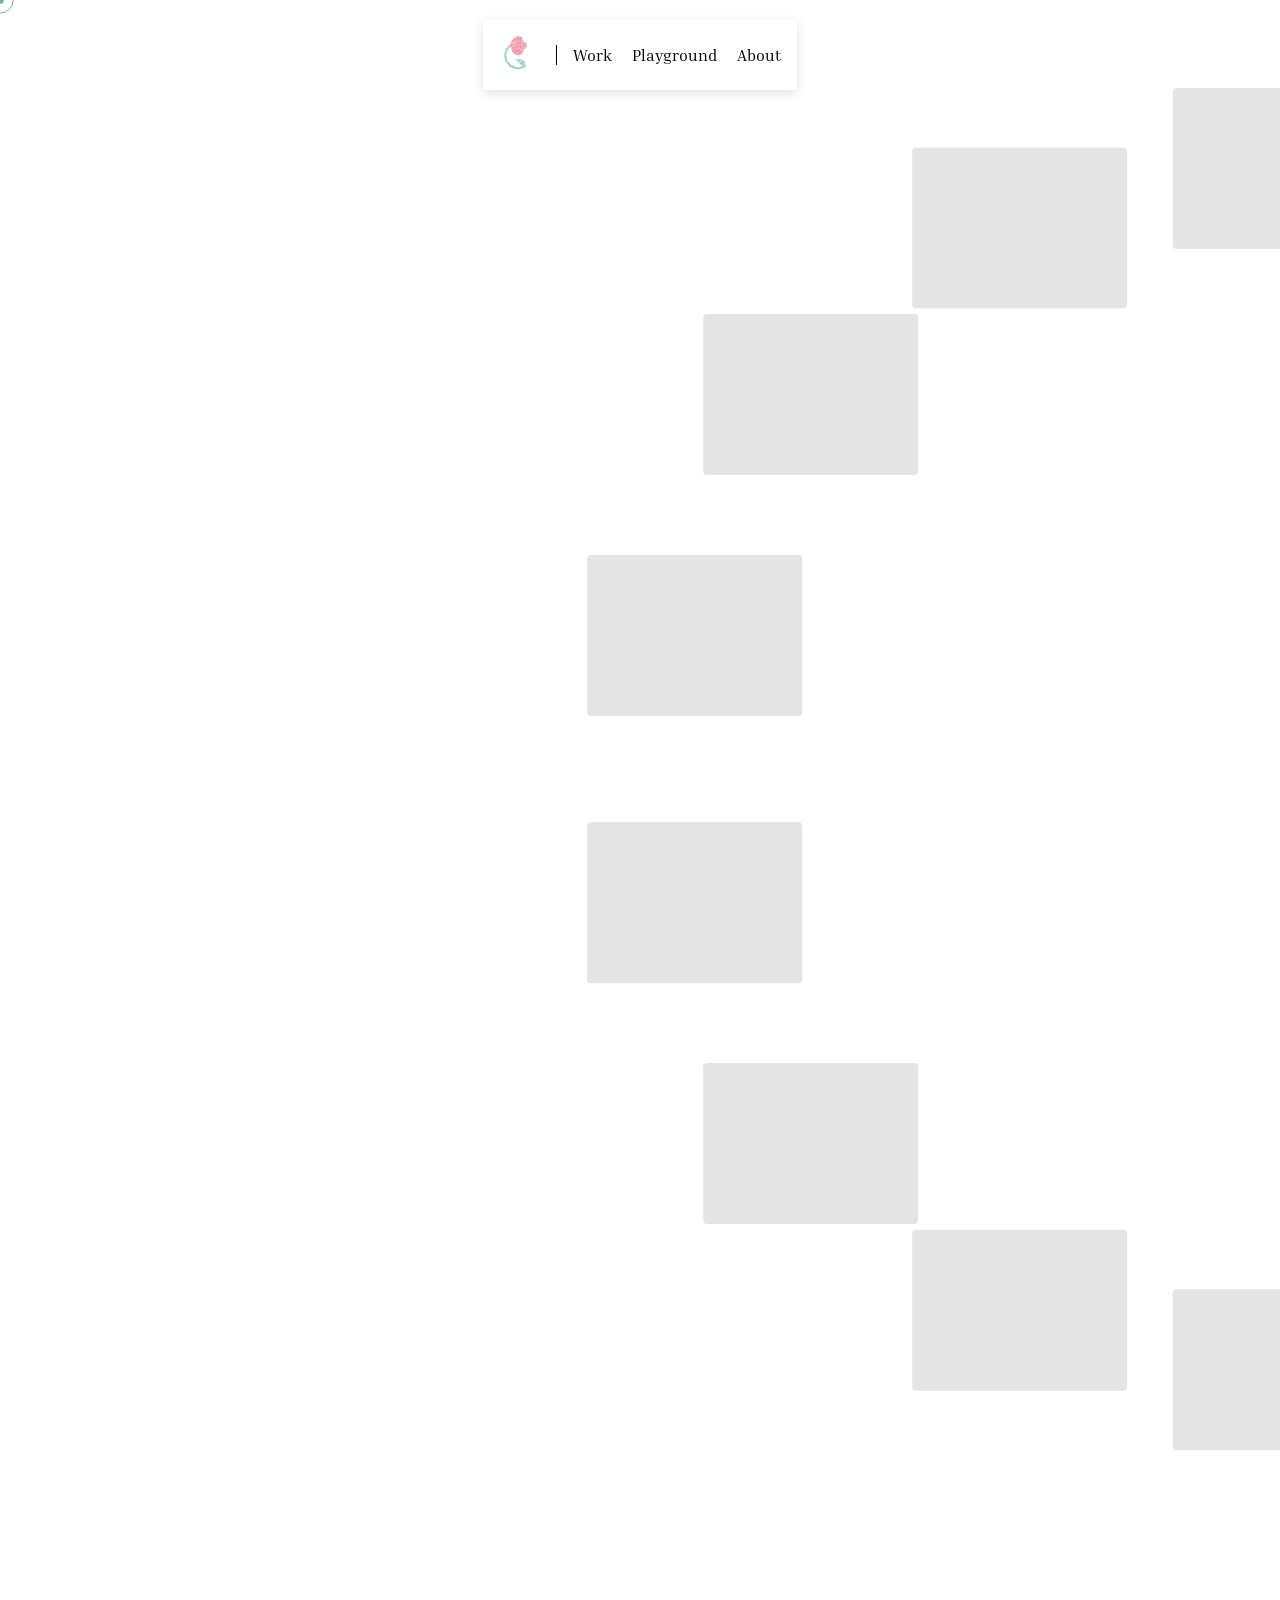
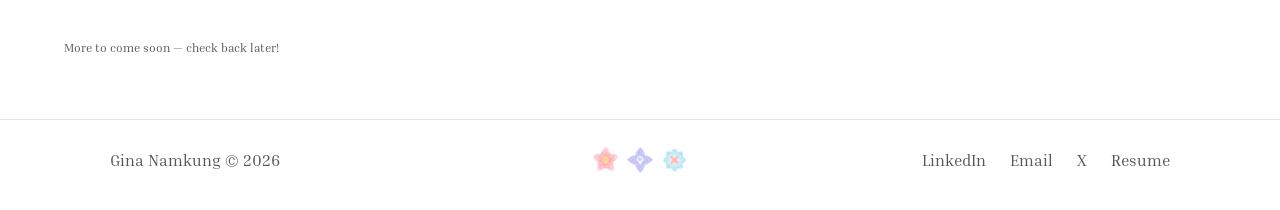
<file: playground.html>
<!DOCTYPE html>
<html lang="en">
<head>
  <meta charset="UTF-8">
  <meta name="viewport" content="width=device-width, initial-scale=1.0">
  <title>Playground — Gina</title>
  <link rel="icon" type="image/svg+xml" href="assets/logo.svg">
  <link rel="preconnect" href="https://fonts.googleapis.com">
  <link rel="preconnect" href="https://fonts.gstatic.com" crossorigin>
  <link href="https://fonts.googleapis.com/css2?family=Dancing+Script:wght@600&family=Inria+Serif:ital,wght@0,300;0,400;0,700;1,300;1,400;1,700&display=swap" rel="stylesheet">
  <link rel="stylesheet" href="style.css">
</head>
<body>

  <div class="page-flash" id="pageFlash"></div>
  <script src="assets/page-flash.js"></script>

  <!-- ── NAV ── -->
  <nav class="nav">
    <div class="nav-inner">
      <a href="index.html" class="nav-logo">
        <img src="assets/logo.svg" alt="" class="nav-icon" aria-hidden="true" draggable="false">
      </a>
      <ul class="nav-links">
        <li><a href="index.html#work">Work</a></li>
        <li><a href="playground.html">Playground</a></li>
        <li><a href="about.html">About</a></li>
      </ul>
    </div>
  </nav>

  <!-- ── CIRCULAR GALLERY ──
       Photos orbit a shared center; hovering any one pauses the whole ring
       and pops that photo forward. Each item counter-rotates so the images
       stay upright while the ring spins. -->
  <div class="pg-ring-stage">
    <div class="pg-ring" id="pgRing" style="--n: 14;">
      <div class="pg-ring-track">
        <div class="pg-ring-item" style="--i: 0"><div class="pg-ring-fix"><div class="pg-ring-photo"><span class="pg-ring-caption">Add a caption</span></div></div></div>
        <div class="pg-ring-item" style="--i: 1"><div class="pg-ring-fix"><div class="pg-ring-photo"><span class="pg-ring-caption">Add a caption</span></div></div></div>
        <div class="pg-ring-item" style="--i: 2"><div class="pg-ring-fix"><div class="pg-ring-photo"><span class="pg-ring-caption">Add a caption</span></div></div></div>
        <div class="pg-ring-item" style="--i: 3"><div class="pg-ring-fix"><div class="pg-ring-photo"><span class="pg-ring-caption">Add a caption</span></div></div></div>
        <div class="pg-ring-item" style="--i: 4"><div class="pg-ring-fix"><div class="pg-ring-photo"><span class="pg-ring-caption">Add a caption</span></div></div></div>
        <div class="pg-ring-item" style="--i: 5"><div class="pg-ring-fix"><div class="pg-ring-photo"><span class="pg-ring-caption">Add a caption</span></div></div></div>
        <div class="pg-ring-item" style="--i: 6"><div class="pg-ring-fix"><div class="pg-ring-photo"><span class="pg-ring-caption">Add a caption</span></div></div></div>
        <div class="pg-ring-item" style="--i: 7"><div class="pg-ring-fix"><div class="pg-ring-photo"><span class="pg-ring-caption">Add a caption</span></div></div></div>
        <div class="pg-ring-item" style="--i: 8"><div class="pg-ring-fix"><div class="pg-ring-photo"><span class="pg-ring-caption">Add a caption</span></div></div></div>
        <div class="pg-ring-item" style="--i: 9"><div class="pg-ring-fix"><div class="pg-ring-photo"><span class="pg-ring-caption">Add a caption</span></div></div></div>
        <div class="pg-ring-item" style="--i: 10"><div class="pg-ring-fix"><div class="pg-ring-photo"><span class="pg-ring-caption">Add a caption</span></div></div></div>
        <div class="pg-ring-item" style="--i: 11"><div class="pg-ring-fix"><div class="pg-ring-photo"><span class="pg-ring-caption">Add a caption</span></div></div></div>
        <div class="pg-ring-item" style="--i: 12"><div class="pg-ring-fix"><div class="pg-ring-photo"><span class="pg-ring-caption">Add a caption</span></div></div></div>
        <div class="pg-ring-item" style="--i: 13"><div class="pg-ring-fix"><div class="pg-ring-photo"><span class="pg-ring-caption">Add a caption</span></div></div></div>
      </div>
    </div>
  </div>

  <p class="pgpage-empty">More to come soon — check back later!</p>

  <!-- ── FOOTER ── -->
  <footer class="footer" id="about">
    <hr class="footer-rule">
    <div class="wrap">
      <div class="footer-inner">
        <p class="footer-copy">Gina Namkung &copy; 2026</p>
        <img src="assets/3-flowers.png" class="footer-flowers" alt="" aria-hidden="true" draggable="false">
        <nav class="footer-links">
          <a href="https://linkedin.com/in/ginanamkung" target="_blank" rel="noopener">LinkedIn</a>
          <a href="mailto:dnamkung@ucsd.edu">Email</a>
          <a href="#">X</a>
          <a href="#">Resume</a>
        </nav>
      </div>
    </div>
  </footer>

  <script src="assets/smooth-scroll.js"></script>
  <script src="assets/click-flower.js"></script>

  <div class="custom-cursor-outer" id="cursorOuter"><span class="cursor-label">READ CASE STUDY →</span></div>
  <div class="custom-cursor-inner" id="cursorInner"></div>

  <script>
    const cursorOuter = document.getElementById('cursorOuter');
    const cursorInner = document.getElementById('cursorInner');

    document.addEventListener('mousemove', e => {
      cursorOuter.style.left = e.clientX + 'px';
      cursorOuter.style.top  = e.clientY + 'px';
      cursorInner.style.left = e.clientX + 'px';
      cursorInner.style.top  = e.clientY + 'px';
    });

    /* Pause the ring only while a photo itself is hovered — not the empty
       space inside the circle. */
    const pgRing = document.getElementById('pgRing');
    if (pgRing) {
      pgRing.querySelectorAll('.pg-ring-photo').forEach(photo => {
        photo.addEventListener('mouseenter', () => {
          pgRing.classList.add('is-paused');
          cursorOuter.classList.add('is-ring');
          cursorInner.classList.add('is-ring');
        });
        photo.addEventListener('mouseleave', () => {
          // Stay paused while a photo is flipped open in the center.
          if (!pgRing.classList.contains('is-locked')) {
            pgRing.classList.remove('is-paused');
          }
          cursorOuter.classList.remove('is-ring');
          cursorInner.classList.remove('is-ring');
        });
      });
    }

    /* Click a photo → a copy of it flips into the center of the screen.
       Click anywhere outside → it flips back into its slot in the ring. */
    (function () {
      if (!pgRing) return;

      const overlay = document.createElement('div');
      overlay.className = 'pg-lightbox';
      document.body.appendChild(overlay);

      let card = null;
      let source = null;
      let closing = false;

      function openCard(photo) {
        if (card) return;
        const r = photo.getBoundingClientRect();

        source = photo;
        card = photo.cloneNode(true);
        card.className = 'pg-ring-photo pg-lightbox-card';
        card.style.left = r.left + 'px';
        card.style.top = r.top + 'px';
        card.style.width = r.width + 'px';
        card.style.height = r.height + 'px';
        overlay.appendChild(card);
        photo.classList.add('is-lifted');
        pgRing.classList.add('is-paused', 'is-locked');
        cursorOuter.classList.remove('is-ring');
        cursorInner.classList.remove('is-ring');

        /* Where it should land: centred, and sized to fit whatever the
           window is — bounded by height as well as width so the whole photo
           is visible on short or narrow screens instead of running off. */
        const ratio = r.height / r.width;
        const targetW = Math.min(window.innerWidth * 0.86,
                                 (window.innerHeight * 0.8) / ratio,
                                 620);
        const scale = targetW / r.width;
        const dx = window.innerWidth / 2 - (r.left + r.width / 2);
        const dy = window.innerHeight / 2 - (r.top + r.height / 2);

        requestAnimationFrame(() => {
          overlay.classList.add('is-open');
          // One full turn out.
          card.style.transform =
            'translate(' + dx + 'px,' + dy + 'px) scale(' + scale + ') rotateY(360deg)';
        });
      }

      function closeCard() {
        if (!card || closing) return;
        closing = true;
        overlay.classList.remove('is-open');
        /* 720deg, not back to 0: carrying on in the same direction reads as
           a second flip home, where rewinding to 0 just looked like the
           first flip running backwards. */
        card.style.transform = 'translate(0px, 0px) scale(1) rotateY(720deg)';
        card.addEventListener('transitionend', function done() {
          card.removeEventListener('transitionend', done);
          card.remove();
          card = null;
          if (source) source.classList.remove('is-lifted');
          source = null;
          closing = false;
          pgRing.classList.remove('is-paused', 'is-locked');
        }, { once: true });
      }

      pgRing.querySelectorAll('.pg-ring-photo').forEach(photo => {
        photo.addEventListener('click', e => {
          e.stopPropagation();
          openCard(photo);
        });
      });

      // Anywhere outside the flipped card closes it.
      overlay.addEventListener('click', e => {
        if (!card || !card.contains(e.target)) closeCard();
      });
      document.addEventListener('keydown', e => {
        if (e.key === 'Escape') closeCard();
      });
    })();

    document.querySelectorAll('.card').forEach(card => {
      card.addEventListener('mouseenter', () => {
        cursorOuter.classList.add('is-card');
        cursorInner.classList.add('is-card');
      });
      card.addEventListener('mouseleave', () => {
        cursorOuter.classList.remove('is-card');
        cursorInner.classList.remove('is-card');
      });
    });
  </script>

</body>
</html>
</file>
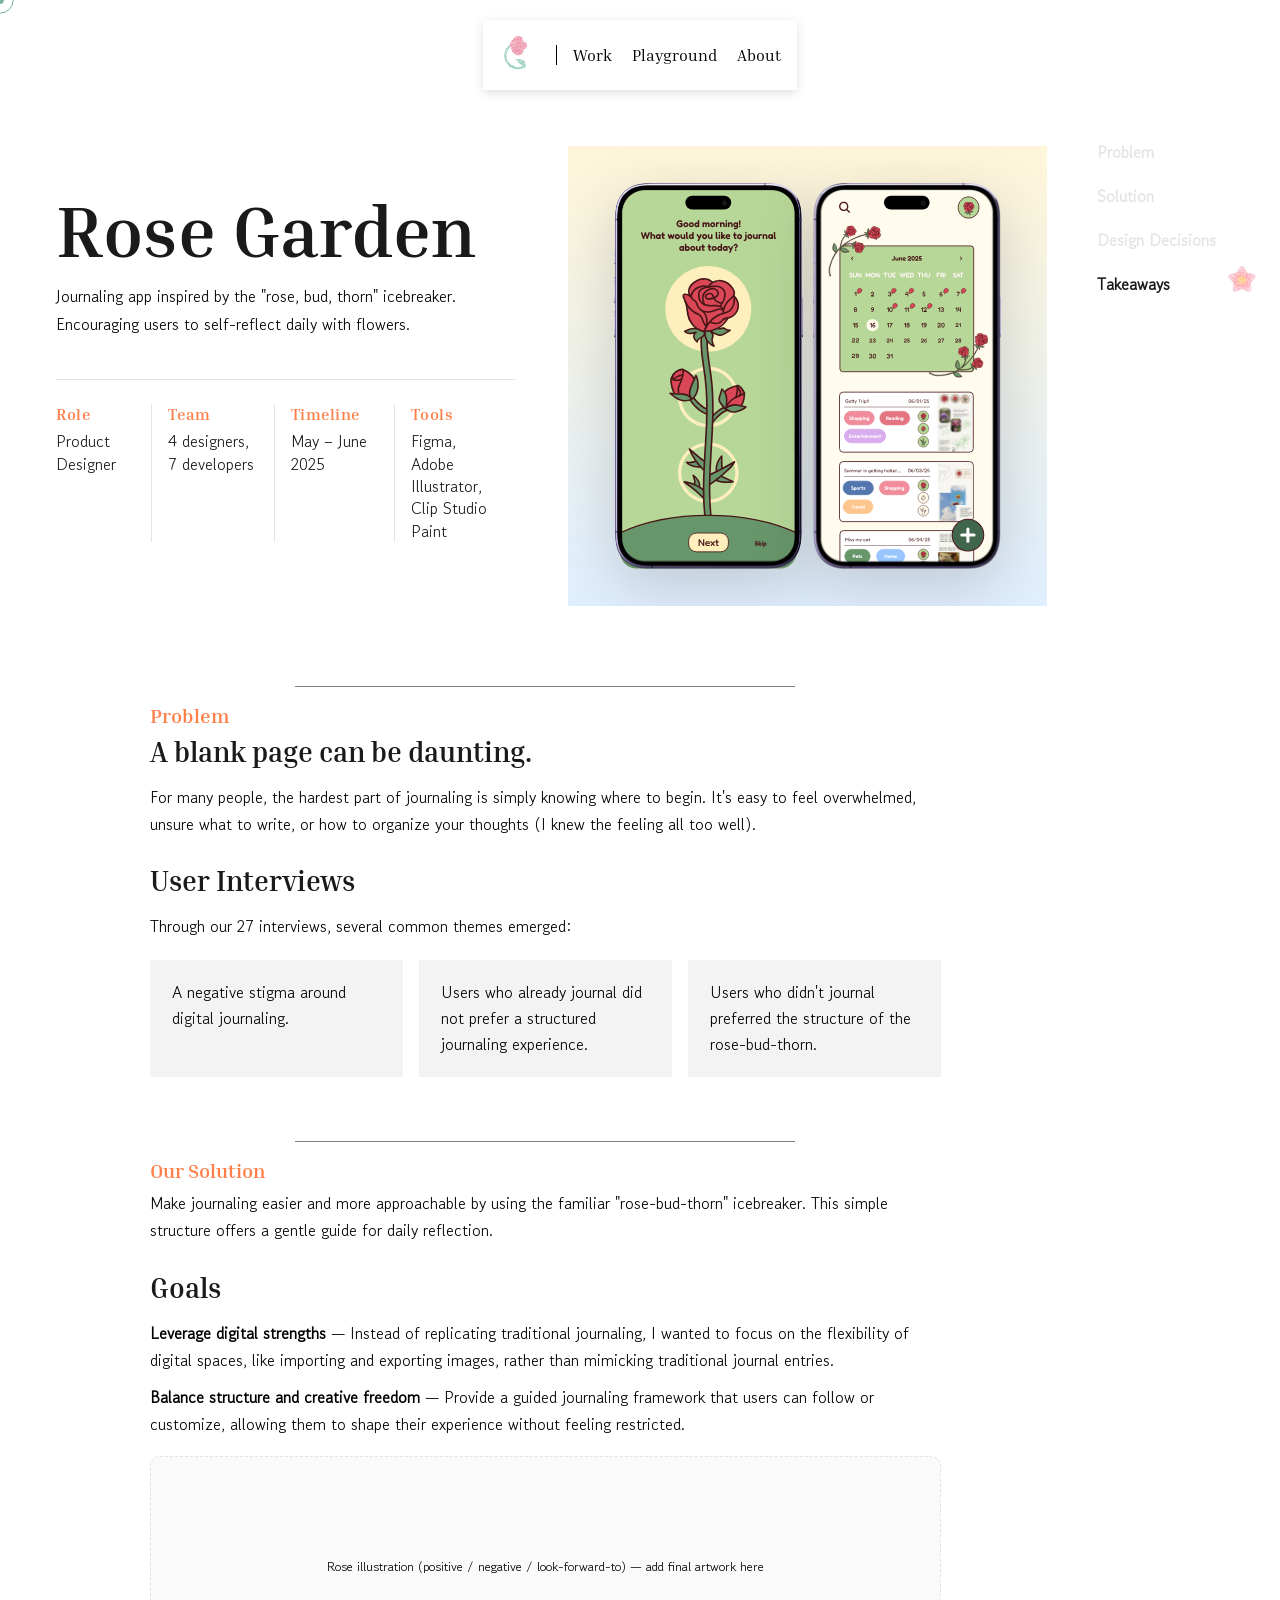
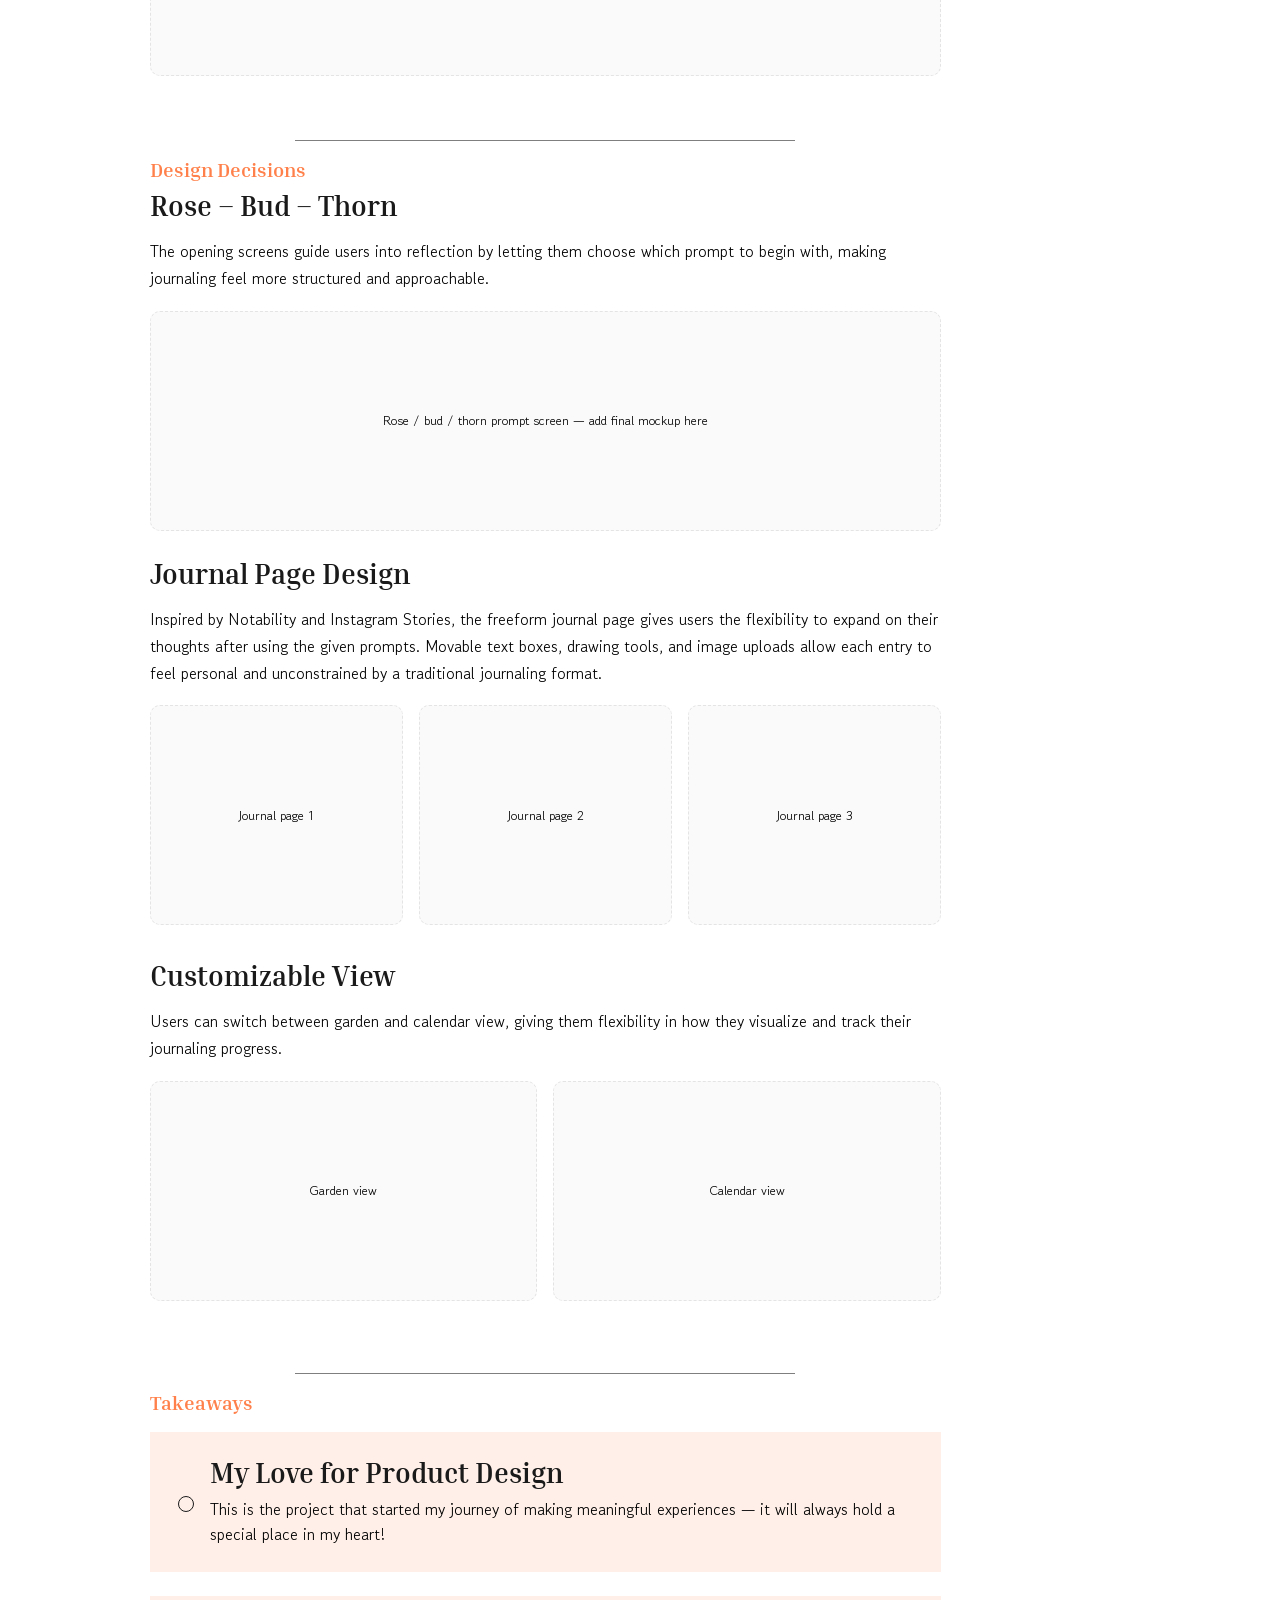
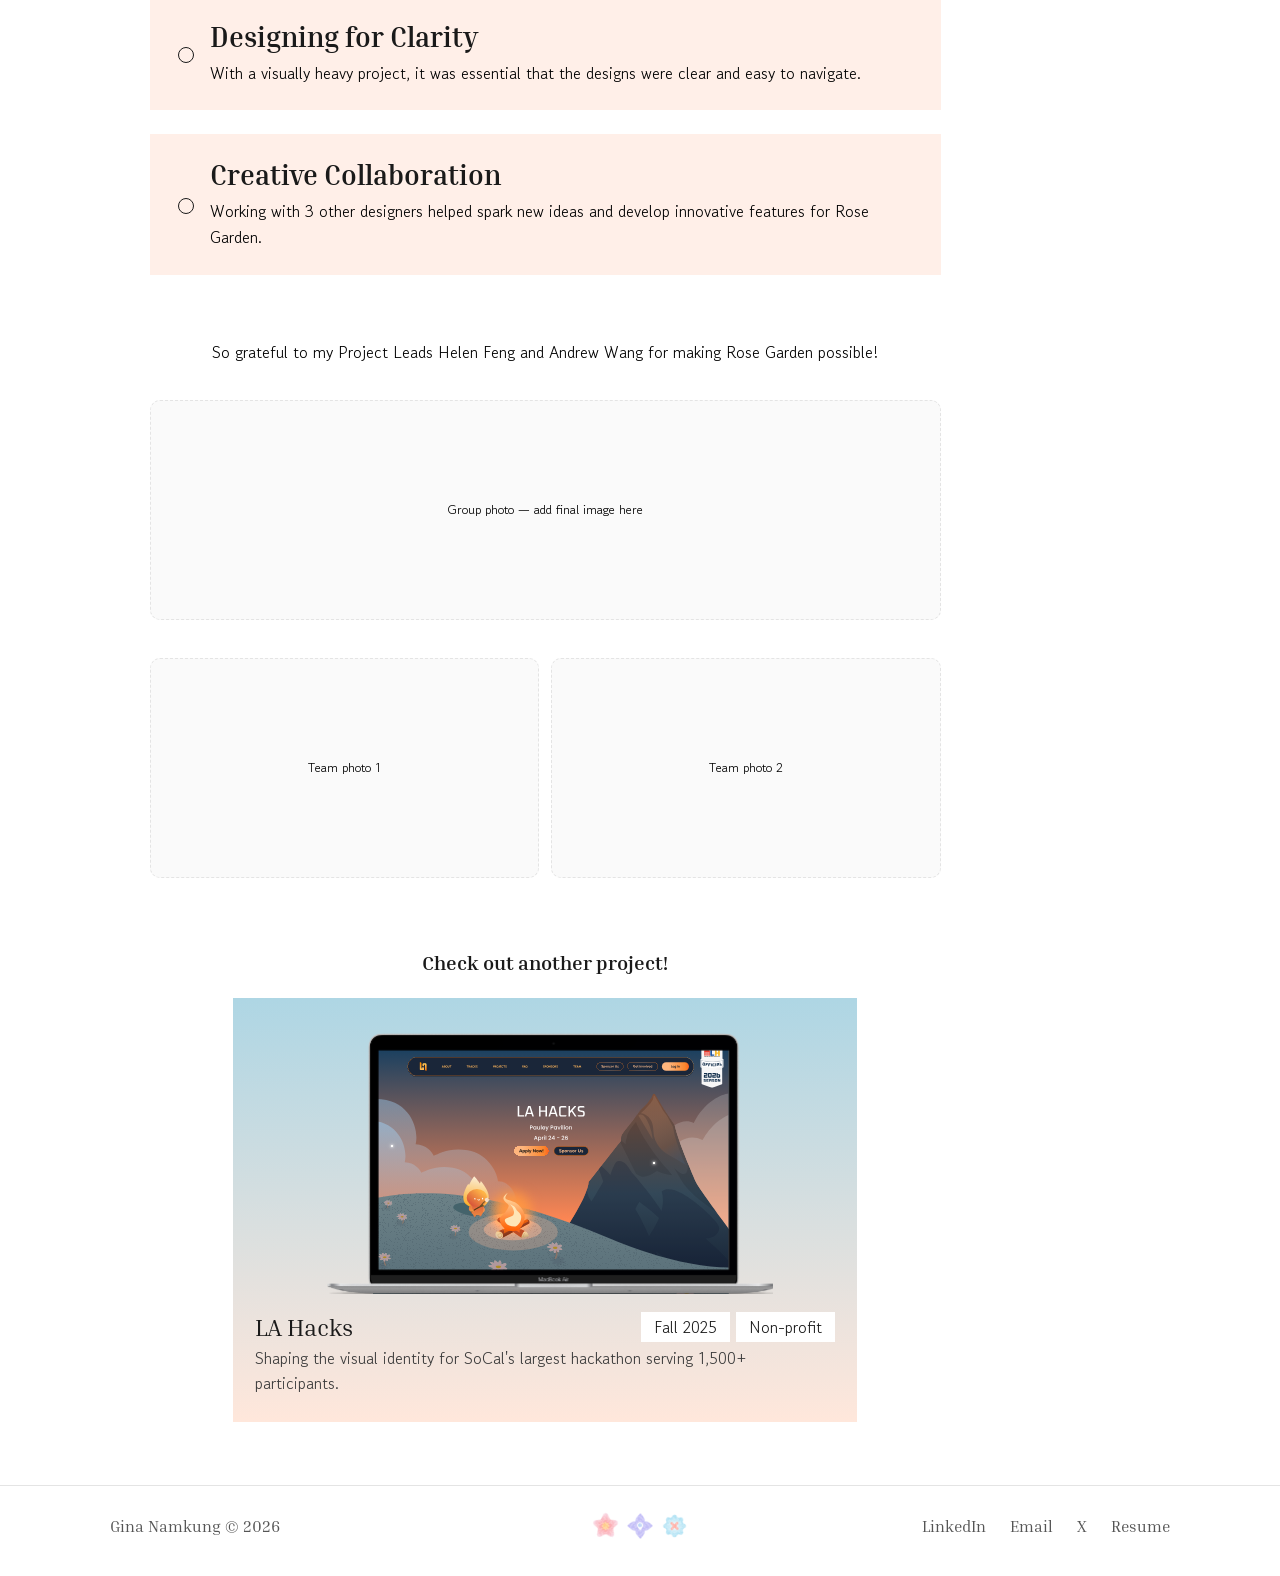
<file: rose-garden.html>
<!DOCTYPE html>
<html lang="en">
<head>
  <meta charset="UTF-8">
  <meta name="viewport" content="width=device-width, initial-scale=1.0">
  <title>Rose Garden — Gina</title>
  <link rel="icon" type="image/svg+xml" href="assets/logo.svg">
  <link rel="preconnect" href="https://fonts.googleapis.com">
  <link rel="preconnect" href="https://fonts.gstatic.com" crossorigin>
  <link href="https://fonts.googleapis.com/css2?family=Dancing+Script:wght@600&family=Gowun+Dodum&family=Inria+Serif:ital,wght@0,300;0,400;0,700;1,300;1,400;1,700&display=swap" rel="stylesheet">
  <link rel="stylesheet" href="style.css">
</head>
<body>

  <div class="page-flash" id="pageFlash"></div>
  <script src="assets/page-flash.js"></script>

  <!-- ── NAV ── -->
  <nav class="nav">
    <div class="nav-inner">
      <a href="index.html" class="nav-logo">
        <img src="assets/logo.svg" alt="" class="nav-icon" aria-hidden="true" draggable="false">
      </a>
      <ul class="nav-links">
        <li><a href="index.html#work">Work</a></li>
        <li><a href="playground.html">Playground</a></li>
        <li><a href="about.html">About</a></li>
      </ul>
    </div>
  </nav>

  <!-- ── CASE STUDY HERO v2 ── -->
  <section class="cs2-hero">
    <div class="cs2-info" style="margin-top:-40px;">
      <h1 class="cs2-title">Rose Garden</h1>

      <p class="cs2-overview-body">Journaling app inspired by the "rose, bud, thorn" icebreaker. Encouraging users to self-reflect daily with flowers.</p>

      <dl class="cs2-meta">
        <div>
          <dt>Role</dt>
          <dd>Product Designer</dd>
        </div>
        <div>
          <dt>Team</dt>
          <dd>4 designers, 7 developers</dd>
        </div>
        <div>
          <dt>Timeline</dt>
          <dd>May – June 2025</dd>
        </div>
        <div>
          <dt>Tools</dt>
          <dd>Figma, Adobe Illustrator, Clip Studio Paint</dd>
        </div>
      </dl>
    </div>

    <div class="cs2-visual" style="--cover-bg: linear-gradient(to bottom, #FFF6D9, #E0EFFF);">
      <img src="assets/RG%201.svg" alt="Rose Garden app mockup 1">
      <img src="assets/RG%202.svg" alt="Rose Garden app mockup 2">
    </div>

    <nav class="cs2-toc" aria-label="Case study sections">
      <div class="cs2-toc-list" id="csToc">
        <span class="cs2-toc-indicator flower-pink" id="csTocIndicator"></span>
        <a href="#cs2-problem" data-target="cs2-problem">Problem</a>
        <a href="#cs2-solution" data-target="cs2-solution">Solution</a>
        <a href="#cs2-design" data-target="cs2-design">Design Decisions</a>
        <a href="#cs2-takeaways" data-target="cs2-takeaways">Takeaways</a>
      </div>
    </nav>
  </section>

  <!-- ── CASE STUDY CONTENT ── -->
  <section class="cs-content cs2-content">

    <div class="cs-section" id="cs2-problem">
      <hr class="cs2-title-rule">
      <h2>Problem</h2>
      <h3 class="cs-subhead">A blank page can be daunting.</h3>
      <p class="cs-body">For many people, the hardest part of journaling is simply knowing where to begin. It's easy to feel overwhelmed, unsure what to write, or how to organize your thoughts (I knew the feeling all too well).</p>

      <h3 class="cs-subhead">User Interviews</h3>
      <p class="cs-body">Through our 27 interviews, several common themes emerged:</p>
      <div class="cs-card-grid cs-card-grid--3">
        <div class="cs-card" style="--cs-card-bg: #F3F3F3;">
          <p>A negative stigma around digital journaling.</p>
        </div>
        <div class="cs-card" style="--cs-card-bg: #F3F3F3;">
          <p>Users who already journal did not prefer a structured journaling experience.</p>
        </div>
        <div class="cs-card" style="--cs-card-bg: #F3F3F3;">
          <p>Users who didn't journal preferred the structure of the rose-bud-thorn.</p>
        </div>
      </div>
    </div>

    <div class="cs-section" id="cs2-solution">
      <hr class="cs2-title-rule">
      <h2>Our Solution</h2>
      <p class="cs-body">Make journaling easier and more approachable by using the familiar "rose-bud-thorn" icebreaker. This simple structure offers a gentle guide for daily reflection.</p>

      <h3 class="cs-subhead">Goals</h3>
      <p class="cs-body"><strong>Leverage digital strengths</strong> — Instead of replicating traditional journaling, I wanted to focus on the flexibility of digital spaces, like importing and exporting images, rather than mimicking traditional journal entries.</p>
      <p class="cs-body"><strong>Balance structure and creative freedom</strong> — Provide a guided journaling framework that users can follow or customize, allowing them to shape their experience without feeling restricted.</p>
      <div class="cs-visual">Rose illustration (positive / negative / look-forward-to) — add final artwork here</div>
    </div>

    <div class="cs-section-wide" id="cs2-design">
      <hr class="cs2-title-rule">
      <h2>Design Decisions</h2>

      <h3 class="cs-subhead">Rose – Bud – Thorn</h3>
      <p class="cs-body">The opening screens guide users into reflection by letting them choose which prompt to begin with, making journaling feel more structured and approachable.</p>
      <div class="cs-visual">Rose / bud / thorn prompt screen — add final mockup here</div>

      <h3 class="cs-subhead">Journal Page Design</h3>
      <p class="cs-body">Inspired by Notability and Instagram Stories, the freeform journal page gives users the flexibility to expand on their thoughts after using the given prompts. Movable text boxes, drawing tools, and image uploads allow each entry to feel personal and unconstrained by a traditional journaling format.</p>
      <div class="cs-visual-row">
        <div class="cs-visual">Journal page 1</div>
        <div class="cs-visual">Journal page 2</div>
        <div class="cs-visual">Journal page 3</div>
      </div>

      <h3 class="cs-subhead">Customizable View</h3>
      <p class="cs-body">Users can switch between garden and calendar view, giving them flexibility in how they visualize and track their journaling progress.</p>
      <div class="cs-visual-row">
        <div class="cs-visual">Garden view</div>
        <div class="cs-visual">Calendar view</div>
      </div>
    </div>

    <div class="cs-section" id="cs2-takeaways">
      <hr class="cs2-title-rule">
      <h2>Takeaways</h2>
      <div class="cs-takeaways">
        <div class="cs-takeaway">
          <span class="cs-takeaway-icon"></span>
          <div>
            <h3>My Love for Product Design</h3>
            <p>This is the project that started my journey of making meaningful experiences — it will always hold a special place in my heart!</p>
          </div>
        </div>
        <div class="cs-takeaway">
          <span class="cs-takeaway-icon"></span>
          <div>
            <h3>Designing for Clarity</h3>
            <p>With a visually heavy project, it was essential that the designs were clear and easy to navigate.</p>
          </div>
        </div>
        <div class="cs-takeaway">
          <span class="cs-takeaway-icon"></span>
          <div>
            <h3>Creative Collaboration</h3>
            <p>Working with 3 other designers helped spark new ideas and develop innovative features for Rose Garden.</p>
          </div>
        </div>
      </div>
    </div>

    <div class="cs-section">
      <p class="cs-body" style="text-align:center; max-width:none;">So grateful to my Project Leads Helen Feng and Andrew Wang for making Rose Garden possible!</p>
      <div class="cs-photo-grid">
        <div class="cs-visual cs-photo-wide">Group photo — add final image here</div>
        <div class="cs-visual">Team photo 1</div>
        <div class="cs-visual">Team photo 2</div>
      </div>
    </div>

    <!-- ── Next project ── -->
    <div class="cs-section cs2-next-project">
      <h2 style="text-align:center; margin-top:64px;">Check out another project!</h2>
      <a class="card is-visible" href="la-hacks.html" style="--card-bg: linear-gradient(to bottom, #AED6E4, #FFE7DB); max-width:624px; margin:24px auto 0;">
        <div class="card-media">
          <img class="card-img" src="assets/lahacks.svg" alt="LA Hacks mockup">
        </div>
        <div class="card-body">
          <div class="card-title-row">
            <h2>LA Hacks</h2>
            <div class="tags">
              <span>Fall 2025</span>
              <span>Non-profit</span>
            </div>
          </div>
          <p>Shaping the visual identity for SoCal's largest hackathon serving 1,500+ participants.</p>
        </div>
      </a>
    </div>

  </section>

  <!-- ── FOOTER ── -->
  <footer class="footer" id="about">
    <hr class="footer-rule">
    <div class="wrap">
      <div class="footer-inner">
        <p class="footer-copy">Gina Namkung &copy; 2026</p>
        <img src="assets/3-flowers.png" class="footer-flowers" alt="" aria-hidden="true" draggable="false">
        <nav class="footer-links">
          <a href="https://linkedin.com/in/ginanamkung" target="_blank" rel="noopener">LinkedIn</a>
          <a href="mailto:dnamkung@ucsd.edu">Email</a>
          <a href="#">X</a>
          <a href="#">Resume</a>
        </nav>
      </div>
    </div>
  </footer>

  <script src="assets/smooth-scroll.js"></script>
  <script src="assets/click-flower.js"></script>

  <div class="custom-cursor-outer" id="cursorOuter"><span class="cursor-label">READ CASE STUDY →</span></div>
  <div class="custom-cursor-inner" id="cursorInner"></div>

  <script>
    const cursorOuter = document.getElementById('cursorOuter');
    const cursorInner = document.getElementById('cursorInner');

    document.addEventListener('mousemove', e => {
      cursorOuter.style.left = e.clientX + 'px';
      cursorOuter.style.top  = e.clientY + 'px';
      cursorInner.style.left = e.clientX + 'px';
      cursorInner.style.top  = e.clientY + 'px';
    });

    document.querySelectorAll('.card').forEach(card => {
      card.addEventListener('mouseenter', () => {
        cursorOuter.classList.add('is-card');
        cursorInner.classList.add('is-card');
      });
      card.addEventListener('mouseleave', () => {
        cursorOuter.classList.remove('is-card');
        cursorInner.classList.remove('is-card');
      });
    });
  </script>

  <script src="assets/cs-toc.js"></script>

</body>
</html>
</file>
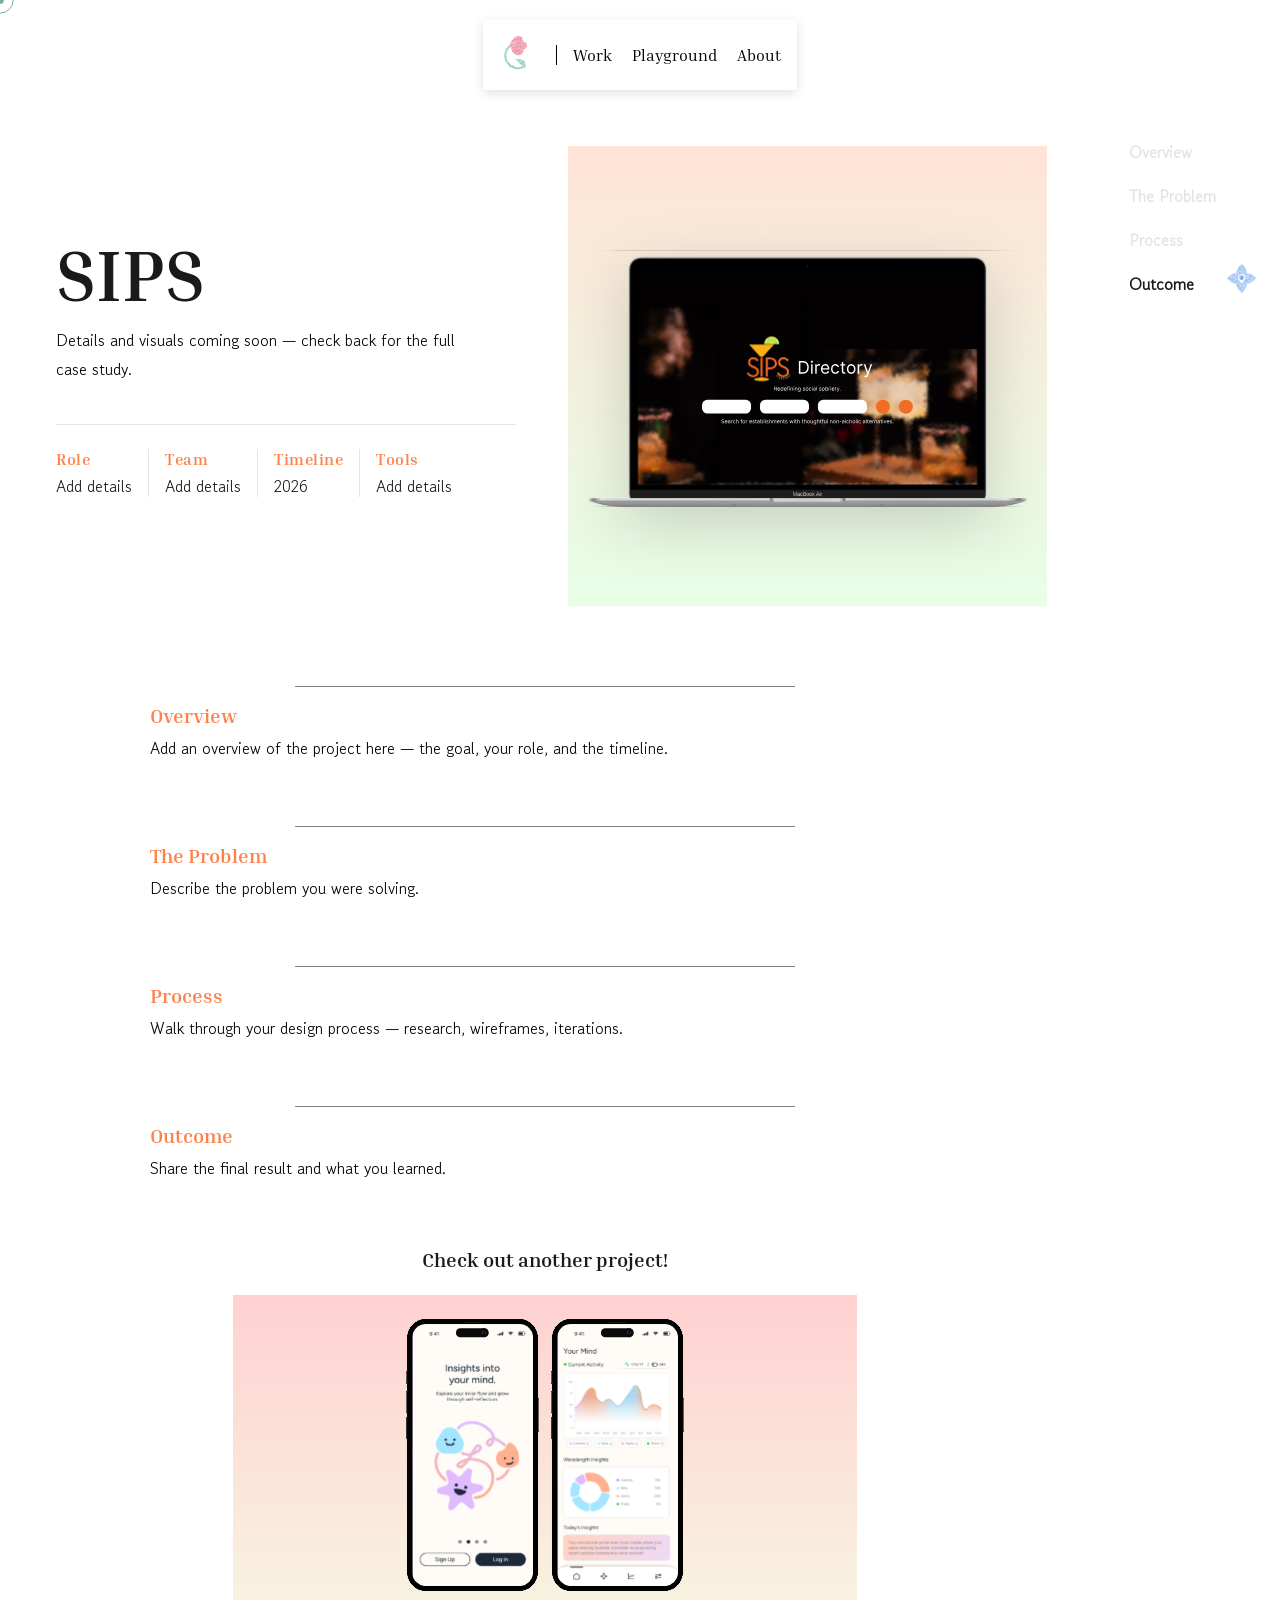
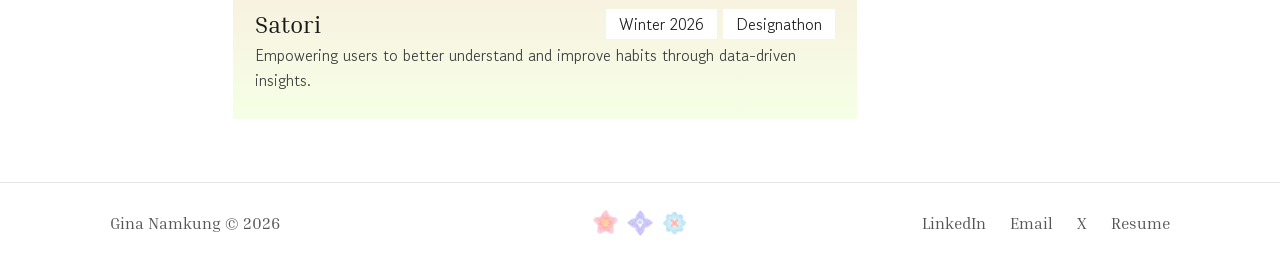
<file: sips.html>
<!DOCTYPE html>
<html lang="en">
<head>
  <meta charset="UTF-8">
  <meta name="viewport" content="width=device-width, initial-scale=1.0">
  <title>SIPS — Gina</title>
  <link rel="icon" type="image/svg+xml" href="assets/logo.svg">
  <link rel="preconnect" href="https://fonts.googleapis.com">
  <link rel="preconnect" href="https://fonts.gstatic.com" crossorigin>
  <link href="https://fonts.googleapis.com/css2?family=Dancing+Script:wght@600&family=Gowun+Dodum&family=Inria+Serif:ital,wght@0,300;0,400;0,700;1,300;1,400;1,700&display=swap" rel="stylesheet">
  <link rel="stylesheet" href="style.css">
</head>
<body>

  <div class="page-flash" id="pageFlash"></div>
  <script src="assets/page-flash.js"></script>

  <!-- ── NAV ── -->
  <nav class="nav">
    <div class="nav-inner">
      <a href="index.html" class="nav-logo">
        <img src="assets/logo.svg" alt="" class="nav-icon" aria-hidden="true" draggable="false">
      </a>
      <ul class="nav-links">
        <li><a href="index.html#work">Work</a></li>
        <li><a href="playground.html">Playground</a></li>
        <li><a href="about.html">About</a></li>
      </ul>
    </div>
  </nav>

  <!-- ── CASE STUDY HERO v2 ── -->
  <section class="cs2-hero">
    <div class="cs2-info" style="margin-top:-40px;">
      <h1 class="cs2-title">SIPS</h1>

      <p class="cs2-overview-body">Details and visuals coming soon — check back for the full case study.</p>

      <dl class="cs2-meta">
        <div>
          <dt>Role</dt>
          <dd>Add details</dd>
        </div>
        <div>
          <dt>Team</dt>
          <dd>Add details</dd>
        </div>
        <div>
          <dt>Timeline</dt>
          <dd>2026</dd>
        </div>
        <div>
          <dt>Tools</dt>
          <dd>Add details</dd>
        </div>
      </dl>
    </div>

    <div class="cs2-visual" style="--cover-bg: linear-gradient(to bottom, #FFE3D6, #E7FFE6);">
      <img src="assets/SIPS.svg" alt="SIPS mockup">
    </div>

    <nav class="cs2-toc" aria-label="Case study sections">
      <div class="cs2-toc-list" id="csToc">
        <span class="cs2-toc-indicator flower-pink" id="csTocIndicator"></span>
        <a href="#cs2-overview" data-target="cs2-overview">Overview</a>
        <a href="#cs2-problem" data-target="cs2-problem">The Problem</a>
        <a href="#cs2-process" data-target="cs2-process">Process</a>
        <a href="#cs2-outcome" data-target="cs2-outcome">Outcome</a>
      </div>
    </nav>
  </section>

  <!-- ── CASE STUDY CONTENT ── -->
  <section class="cs-content cs2-content">

    <div class="cs-section" id="cs2-overview">
      <hr class="cs2-title-rule">
      <h2>Overview</h2>
      <p class="cs-body">Add an overview of the project here — the goal, your role, and the timeline.</p>
    </div>

    <div class="cs-section" id="cs2-problem">
      <hr class="cs2-title-rule">
      <h2>The Problem</h2>
      <p class="cs-body">Describe the problem you were solving.</p>
    </div>

    <div class="cs-section" id="cs2-process">
      <hr class="cs2-title-rule">
      <h2>Process</h2>
      <p class="cs-body">Walk through your design process — research, wireframes, iterations.</p>
    </div>

    <div class="cs-section" id="cs2-outcome">
      <hr class="cs2-title-rule">
      <h2>Outcome</h2>
      <p class="cs-body">Share the final result and what you learned.</p>
    </div>

    <!-- ── Next project ── -->
    <div class="cs-section cs2-next-project">
      <h2 style="text-align:center; margin-top:64px;">Check out another project!</h2>
      <a class="card is-visible" href="satori.html" style="--card-bg: linear-gradient(to bottom, #FFD1D1, #F5FFE6); max-width:624px; margin:24px auto 0;">
        <div class="card-media">
          <img class="card-img" src="assets/Satori%201.svg" alt="Satori app mockup 1">
          <img class="card-img" src="assets/Satori2.svg" alt="Satori app mockup 2">
        </div>
        <div class="card-body">
          <div class="card-title-row">
            <h2>Satori</h2>
            <div class="tags">
              <span>Winter 2026</span>
              <span>Designathon</span>
            </div>
          </div>
          <p>Empowering users to better understand and improve habits through data-driven insights.</p>
        </div>
      </a>
    </div>

  </section>

  <!-- ── FOOTER ── -->
  <footer class="footer" id="about">
    <hr class="footer-rule">
    <div class="wrap">
      <div class="footer-inner">
        <p class="footer-copy">Gina Namkung &copy; 2026</p>
        <img src="assets/3-flowers.png" class="footer-flowers" alt="" aria-hidden="true" draggable="false">
        <nav class="footer-links">
          <a href="https://linkedin.com/in/ginanamkung" target="_blank" rel="noopener">LinkedIn</a>
          <a href="mailto:dnamkung@ucsd.edu">Email</a>
          <a href="#">X</a>
          <a href="#">Resume</a>
        </nav>
      </div>
    </div>
  </footer>

  <script src="assets/smooth-scroll.js"></script>
  <script src="assets/click-flower.js"></script>

  <div class="custom-cursor-outer" id="cursorOuter"><span class="cursor-label">READ CASE STUDY →</span></div>
  <div class="custom-cursor-inner" id="cursorInner"></div>

  <script>
    const cursorOuter = document.getElementById('cursorOuter');
    const cursorInner = document.getElementById('cursorInner');

    document.addEventListener('mousemove', e => {
      cursorOuter.style.left = e.clientX + 'px';
      cursorOuter.style.top  = e.clientY + 'px';
      cursorInner.style.left = e.clientX + 'px';
      cursorInner.style.top  = e.clientY + 'px';
    });

    document.querySelectorAll('.card').forEach(card => {
      card.addEventListener('mouseenter', () => {
        cursorOuter.classList.add('is-card');
        cursorInner.classList.add('is-card');
      });
      card.addEventListener('mouseleave', () => {
        cursorOuter.classList.remove('is-card');
        cursorInner.classList.remove('is-card');
      });
    });
  </script>

  <script src="assets/cs-toc.js"></script>

</body>
</html>
</file>
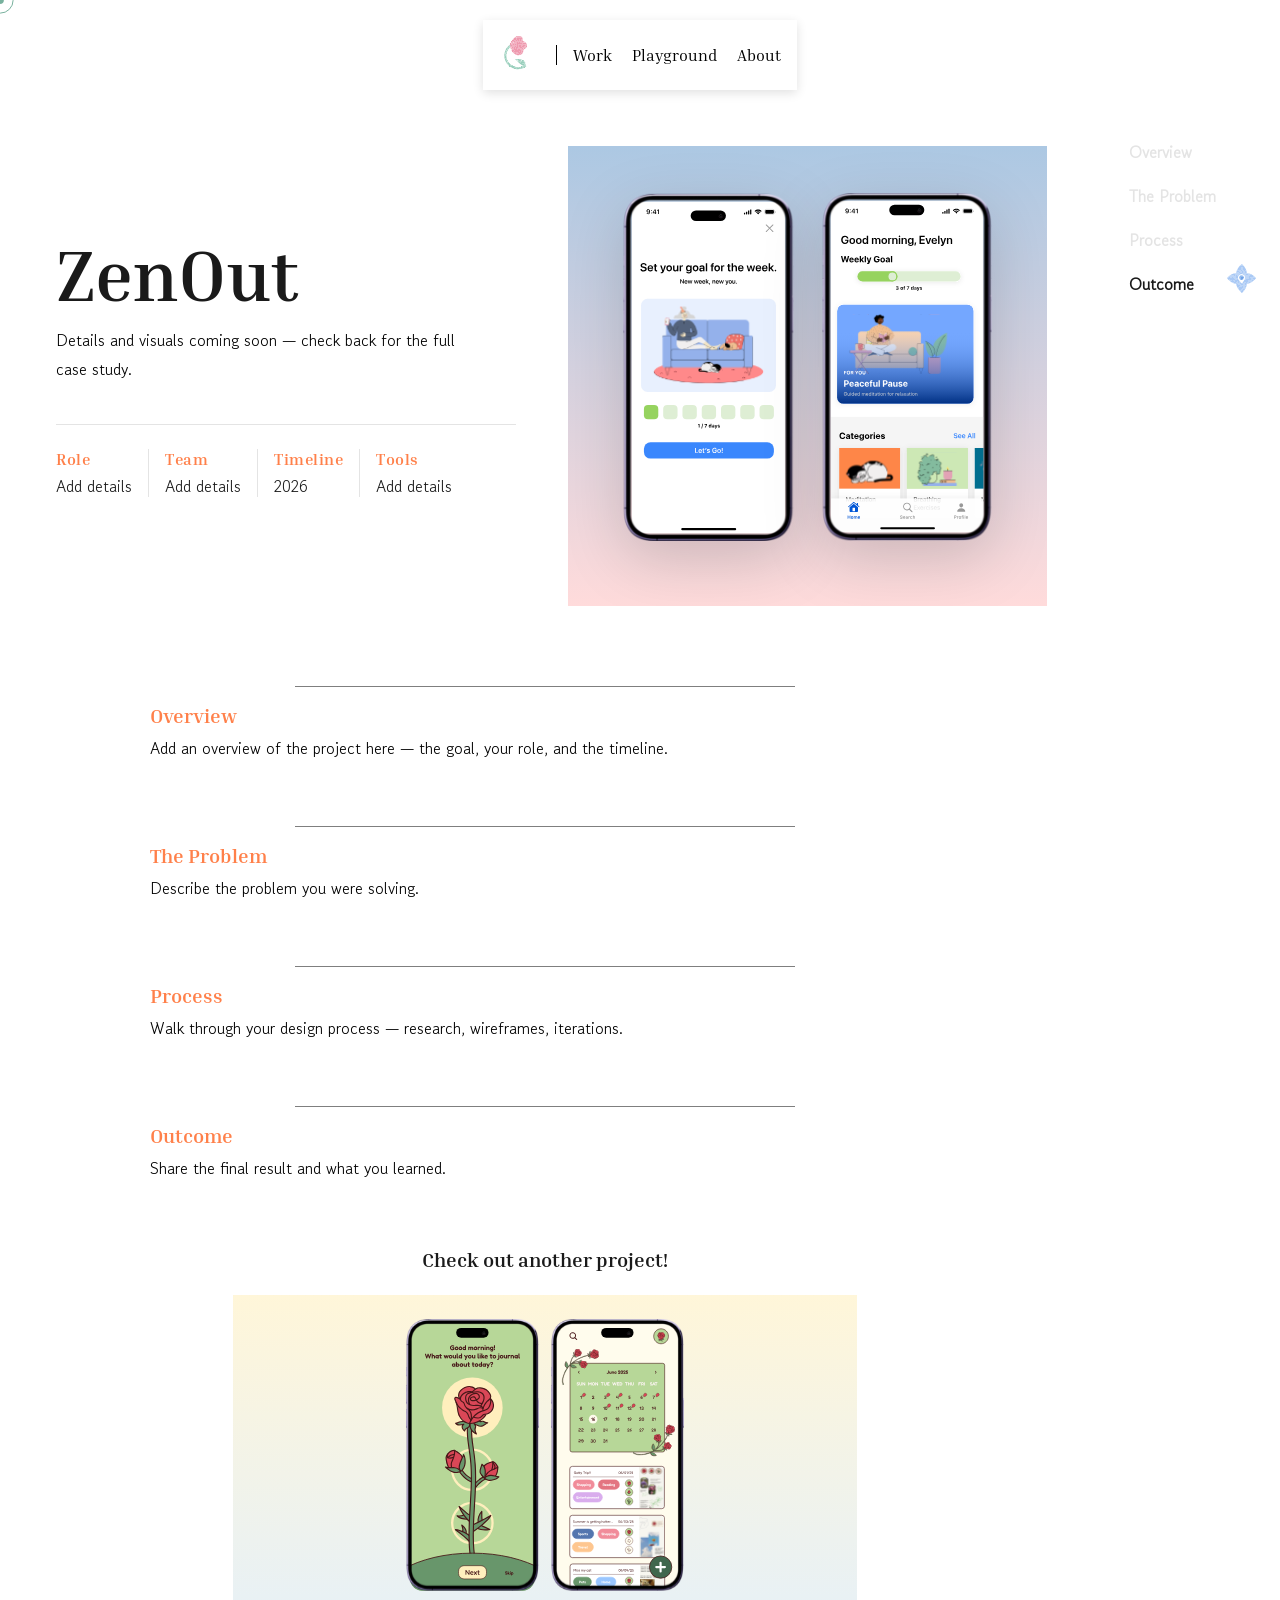
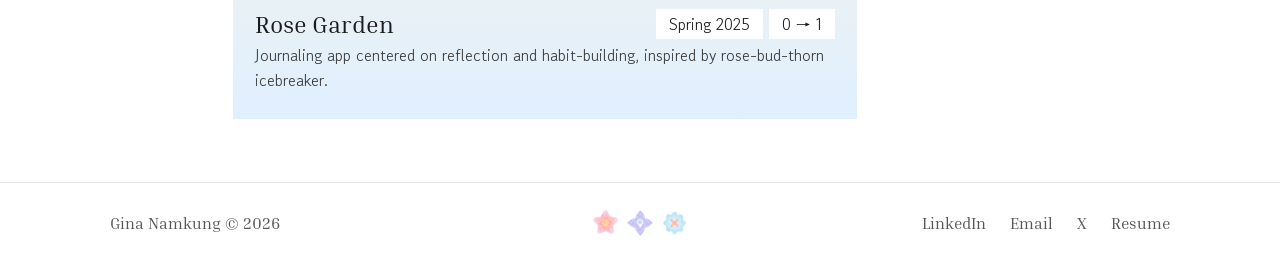
<file: zenout.html>
<!DOCTYPE html>
<html lang="en">
<head>
  <meta charset="UTF-8">
  <meta name="viewport" content="width=device-width, initial-scale=1.0">
  <title>ZenOut — Gina</title>
  <link rel="icon" type="image/svg+xml" href="assets/logo.svg">
  <link rel="preconnect" href="https://fonts.googleapis.com">
  <link rel="preconnect" href="https://fonts.gstatic.com" crossorigin>
  <link href="https://fonts.googleapis.com/css2?family=Dancing+Script:wght@600&family=Gowun+Dodum&family=Inria+Serif:ital,wght@0,300;0,400;0,700;1,300;1,400;1,700&display=swap" rel="stylesheet">
  <link rel="stylesheet" href="style.css">
</head>
<body>

  <div class="page-flash" id="pageFlash"></div>
  <script src="assets/page-flash.js"></script>

  <!-- ── NAV ── -->
  <nav class="nav">
    <div class="nav-inner">
      <a href="index.html" class="nav-logo">
        <img src="assets/logo.svg" alt="" class="nav-icon" aria-hidden="true" draggable="false">
      </a>
      <ul class="nav-links">
        <li><a href="index.html#work">Work</a></li>
        <li><a href="playground.html">Playground</a></li>
        <li><a href="about.html">About</a></li>
      </ul>
    </div>
  </nav>

  <!-- ── CASE STUDY HERO v2 ── -->
  <section class="cs2-hero">
    <div class="cs2-info" style="margin-top:-40px;">
      <h1 class="cs2-title">ZenOut</h1>

      <p class="cs2-overview-body">Details and visuals coming soon — check back for the full case study.</p>

      <dl class="cs2-meta">
        <div>
          <dt>Role</dt>
          <dd>Add details</dd>
        </div>
        <div>
          <dt>Team</dt>
          <dd>Add details</dd>
        </div>
        <div>
          <dt>Timeline</dt>
          <dd>2026</dd>
        </div>
        <div>
          <dt>Tools</dt>
          <dd>Add details</dd>
        </div>
      </dl>
    </div>

    <div class="cs2-visual" style="--cover-bg: linear-gradient(to bottom, #ACC8E3, #FFDBDB);">
      <img src="assets/Zenout.svg" alt="ZenOut app mockup 1">
      <img src="assets/Zenout%202.svg" alt="ZenOut app mockup 2">
    </div>

    <nav class="cs2-toc" aria-label="Case study sections">
      <div class="cs2-toc-list" id="csToc">
        <span class="cs2-toc-indicator flower-pink" id="csTocIndicator"></span>
        <a href="#cs2-overview" data-target="cs2-overview">Overview</a>
        <a href="#cs2-problem" data-target="cs2-problem">The Problem</a>
        <a href="#cs2-process" data-target="cs2-process">Process</a>
        <a href="#cs2-outcome" data-target="cs2-outcome">Outcome</a>
      </div>
    </nav>
  </section>

  <!-- ── CASE STUDY CONTENT ── -->
  <section class="cs-content cs2-content">

    <div class="cs-section" id="cs2-overview">
      <hr class="cs2-title-rule">
      <h2>Overview</h2>
      <p class="cs-body">Add an overview of the project here — the goal, your role, and the timeline.</p>
    </div>

    <div class="cs-section" id="cs2-problem">
      <hr class="cs2-title-rule">
      <h2>The Problem</h2>
      <p class="cs-body">Describe the problem you were solving.</p>
    </div>

    <div class="cs-section" id="cs2-process">
      <hr class="cs2-title-rule">
      <h2>Process</h2>
      <p class="cs-body">Walk through your design process — research, wireframes, iterations.</p>
    </div>

    <div class="cs-section" id="cs2-outcome">
      <hr class="cs2-title-rule">
      <h2>Outcome</h2>
      <p class="cs-body">Share the final result and what you learned.</p>
    </div>

    <!-- ── Next project ── -->
    <div class="cs-section cs2-next-project">
      <h2 style="text-align:center; margin-top:64px;">Check out another project!</h2>
      <a class="card is-visible" href="rose-garden.html" style="--card-bg: linear-gradient(to bottom, #FFF6D9, #E0EFFF); max-width:624px; margin:24px auto 0;">
        <div class="card-media">
          <img class="card-img" src="assets/RG%201.svg" alt="Rose Garden app mockup 1">
          <img class="card-img" src="assets/RG%202.svg" alt="Rose Garden app mockup 2">
        </div>
        <div class="card-body">
          <div class="card-title-row">
            <h2>Rose Garden</h2>
            <div class="tags">
              <span>Spring 2025</span>
              <span>0 → 1</span>
            </div>
          </div>
          <p>Journaling app centered on reflection and habit-building, inspired by rose-bud-thorn icebreaker.</p>
        </div>
      </a>
    </div>

  </section>

  <!-- ── FOOTER ── -->
  <footer class="footer" id="about">
    <hr class="footer-rule">
    <div class="wrap">
      <div class="footer-inner">
        <p class="footer-copy">Gina Namkung &copy; 2026</p>
        <img src="assets/3-flowers.png" class="footer-flowers" alt="" aria-hidden="true" draggable="false">
        <nav class="footer-links">
          <a href="https://linkedin.com/in/ginanamkung" target="_blank" rel="noopener">LinkedIn</a>
          <a href="mailto:dnamkung@ucsd.edu">Email</a>
          <a href="#">X</a>
          <a href="#">Resume</a>
        </nav>
      </div>
    </div>
  </footer>

  <script src="assets/smooth-scroll.js"></script>
  <script src="assets/click-flower.js"></script>

  <div class="custom-cursor-outer" id="cursorOuter"><span class="cursor-label">READ CASE STUDY →</span></div>
  <div class="custom-cursor-inner" id="cursorInner"></div>

  <script>
    const cursorOuter = document.getElementById('cursorOuter');
    const cursorInner = document.getElementById('cursorInner');

    document.addEventListener('mousemove', e => {
      cursorOuter.style.left = e.clientX + 'px';
      cursorOuter.style.top  = e.clientY + 'px';
      cursorInner.style.left = e.clientX + 'px';
      cursorInner.style.top  = e.clientY + 'px';
    });

    document.querySelectorAll('.card').forEach(card => {
      card.addEventListener('mouseenter', () => {
        cursorOuter.classList.add('is-card');
        cursorInner.classList.add('is-card');
      });
      card.addEventListener('mouseleave', () => {
        cursorOuter.classList.remove('is-card');
        cursorInner.classList.remove('is-card');
      });
    });
  </script>

  <script src="assets/cs-toc.js"></script>

</body>
</html>
</file>
<file: style.css>
/* ── Loading screen ── */
.loading-screen {
  position: fixed;
  inset: 0;
  z-index: 100000;
  display: flex;
  flex-direction: column;
  align-items: center;
  justify-content: center;
  background: #fff;
  will-change: opacity;
  transition: opacity 0.5s ease-out;
}

.loading-text {
  margin-top: 16px;
  font-family: var(--font);
  font-size: 16px;
  font-weight: 700;
  color: var(--muted);
}

.loading-screen.is-hidden {
  opacity: 0;
  pointer-events: none;
}

.loading-screen img {
  width: 140px;
  height: auto;
  animation: loading-spin 1.6s ease-in-out infinite;
}

@keyframes loading-spin {
  0%   { transform: rotate(0deg); }
  50%  { transform: rotate(180deg); }
  100% { transform: rotate(360deg); }
}

/* ── Page flash (non-homepage page transition) ── */
.page-flash {
  position: fixed;
  inset: 0;
  z-index: 100000;
  background: #fff;
  transition: opacity 0.5s ease-out;
}

.page-flash.is-hidden {
  opacity: 0;
  pointer-events: none;
}

/* ── Reset & base ── */
*, *::before, *::after {
  box-sizing: border-box;
  margin: 0;
  padding: 0;
  cursor: none !important;
}

img {
  -webkit-user-drag: none;
  user-select: none;
  -webkit-user-select: none;
  pointer-events: none;
}

:root {
  --font: 'Inria Serif', serif;
  --body-font: 'Gowun Dodum', sans-serif;
  --script: 'Dancing Script', cursive;
  --text: #1a1a1a;
  --muted: #555;
  --border: #e4e4e4;
  --max-w: 1180px;
  --px: clamp(20px, 5vw, 60px);
}


body {
  font-family: var(--font);
  color: var(--text);
  background: #fff;
  -webkit-font-smoothing: antialiased;
  cursor: none;
}

/* Decorative art (clouds, tulips, glow, curved-text SVGs) intentionally
   spills past the layout edges; on narrow screens that caused sideways
   scrolling. `clip` cuts it off without breaking the sticky nav (unlike
   `hidden`, which would turn the element into a scroll container). */
html { overflow-x: clip; }

/* Scroll-down hint pinned to the bottom-center of the viewport (not the
   .hero element itself) so it stays on screen regardless of how tall the
   hero's own content is or how short/tall the viewport is. */
.hero-scroll-hint {
  position: absolute;
  top: 78%;
  left: 50%;
  transform: translate(-50%, calc(-50% + 4px));
  margin: 0;
  font-size: 16px;
  font-weight: 700;
  color: #000;
  text-align: center;
  white-space: nowrap;
  z-index: 8;
  pointer-events: none;
}

/* Shared max-width wrapper */
.wrap {
  max-width: var(--max-w);
  margin-left: auto;
  margin-right: auto;
  padding-left: var(--px);
  padding-right: var(--px);
}

/* ── Local clock (homepage footer, replaces the copyright line) ── */
.local-clock {
  display: flex;
  align-items: center;
  gap: 6px;
}

.local-clock-pin {
  width: 14px;
  height: 14px;
  flex-shrink: 0;
}

.local-clock-time {
  font-variant-numeric: tabular-nums; /* keeps the ticking digits from jiggling */
}

/* ── NAV ── */
/* Always rendered as a centered floating pill — no scroll-triggered
   state change anymore. */
.nav {
  position: sticky;
  top: 0;
  z-index: 50;
  padding-top: 20px;
  /* .nav itself is a full-width strip (only the centered pill below is
     visible), but it sat above everything at z-index:50 with the default
     pointer-events:auto — so its invisible margins were still "solid" and
     swallowed hover/click on whatever scrolled underneath. That's what was
     blocking the custom cursor on the top portion of the first card row
     (Satori/QCSA) right as it scrolled up under the sticky nav. Make the
     strip click-through and only let the actual pill capture pointer
     events. */
  pointer-events: none;
}

.nav-inner {
  display: flex;
  align-items: center;
  justify-content: center;
  gap: 24px;
  max-width: fit-content;
  margin: 0 auto;
  padding: 16px;
  background: #fff;
  border-radius: 0;
  box-shadow: 0 3px 10px rgba(0, 0, 0, 0.12);
  pointer-events: auto;
}

.nav-logo {
  display: flex;
  align-items: center;
  gap: 6px;
  text-decoration: none;
  color: inherit;
}

.nav-icon {
  height: 37.8px;
  width: auto;
  overflow: visible;
}

.nav-brand {
  font-family: var(--script);
  font-size: 24px;
  font-weight: 600;
  line-height: 1;
}

.nav-links {
  list-style: none;
  display: flex;
  gap: 20px;
  border-left: 1px solid #000;
  padding-left: 16px;
}

.nav-links a {
  text-decoration: none;
  color: #000;
  font-size: 16px;
  font-weight: 400;
  transition: opacity 0.15s, color 0.35s ease;
}

.nav-links a:hover { opacity: 0.5; }

/* ── HERO ── */
/* --hero-w is the same clamp .hero-globe-wrap uses for its own width, but
   declared here so the curved text can scale off it too. Every desktop hero
   offset below is expressed as a fraction of it, so the text, the globe and
   the gap between them all scale as one unit — the spacing keeps its
   proportion instead of the text staying fixed while the art shrinks.
   Each fraction equals the original pixel value / 820.8 (the clamp's max),
   so at full width nothing moves. */
.hero {
  overflow: visible;
  position: relative;
  /* Scale for the globe art (see .hero-globe-wrap, which aliases this) and
     the offsets derived from it. Ramps from 67% of the viewport toward full
     bleed as the window narrows, so the art grows relative to the screen
     without stepping at a breakpoint. */
  --hero-w: min(100vw, clamp(300px, calc(66.96vw + max(0px, (900px - 100vw) * 0.37)), 820.8px));
}

/* Tint drawn as a layer rather than a plain background so it can reach up
   past the hero's box to cover the nav strip (the nav is a sibling above
   .hero in the flow), while still stopping at the hero's bottom edge —
   which is where the globe's horizon sits. */
.hero::before {
  content: "";
  position: absolute;
  left: 0;
  right: 0;
  top: -200px;
  bottom: 0;
  background: linear-gradient(to bottom, #EBF7FF, #FFFFFF);
  z-index: -1;
  pointer-events: none;
}

.hero-inner { padding-top: 64px; position: relative; }

/* pointer-events none: the curved text is DRAWN ~400px above this box via
   transforms, so the box itself is an invisible strip that hangs down over
   the top of the first card row (z-index 10) and was swallowing the
   custom "READ CASE STUDY" cursor hover there. Nothing in it is
   interactive, so let the mouse pass through. */
.hero-text {
  margin-top: clamp(72px, 11vh, 150px);
  text-align: center;
  position: relative;
  z-index: 10;
  pointer-events: none;
}

.hero-cloud {
  position: absolute;
  width: clamp(153px, 20vw, 289px);
  height: auto;
  bottom: 0;
  z-index: 5;
  pointer-events: none;
}

.hero-cloud--left  { left: calc(50% - clamp(220px, 30vw, 390px)); }
.hero-cloud--right { right: calc(50% - clamp(220px, 30vw, 390px)); transform: scaleX(-1); }

.sr-only {
  position: absolute;
  width: 1px;
  height: 1px;
  overflow: hidden;
  clip: rect(0, 0, 0, 0);
  white-space: nowrap;
}

/* Name curves along the top of an 800px circle (radius 400).
   Width tracks the tagline at 600:810 ratio (74.07% of the container) so
   both texts shrink together — a fixed 600px stopped shrinking before the
   tagline did on tablets, drifting out of alignment. */
/* ── Hero text ──
   Plain centred lines. This replaced a pair of SVG arcs whose radius and
   font size were the same control, which is what made the spacing so hard
   to hold steady across widths. */
.hero-name {
  font-family: var(--script);
  font-size: clamp(40px, 5vw, 64px);
  font-weight: 600;
  line-height: 1.15;
  color: var(--text);
  margin: 0;
}

.hero-tagline {
  font-family: var(--font);
  font-size: clamp(20px, 1.9vw, 24px);
  font-weight: 400;
  line-height: 1.55;
  color: var(--text);
  /* Caps the measure so the line breaks in roughly the same place at any
     width, rather than stretching across a wide screen. */
  max-width: 34em;
  margin: 16px auto 0;
}

.tagline-accent {
  color: #78B19D;
}

.hero-art {
  position: relative;
  display: flex;
  justify-content: center;
  align-items: flex-end;
  /* The text block is back in normal flow, so this only needs to close the
     distance between the bottom of the tagline and the top of the globe
     art — about -100px at desktop, easing to roughly -165px on phones where
     the tagline wraps to more lines. The clamp keeps that transition smooth
     rather than stepping at a breakpoint. */
  margin-top: calc(-116px - clamp(0px, (1226px - 100vw) * 0.078, 66px));
  overflow: visible;
}

/* ── Layered globe illustration ── */
.hero-globe-wrap {
  position: relative;
  pointer-events: none;
  /* Single source of truth for responsive width. The tulip ring, tulip
     spokes, and npc orbit radius all derive from this so they scale in
     lockstep with the glow/globe (which are already %-of-width) at every
     viewport size, instead of drifting out of sync on tablet/phone.
     It ramps from 67% of the viewport up toward full bleed as the window
     narrows (it used to flip straight to 100vw at the 900px breakpoint,
     which made the globe jump ~300px wide in one pixel of resize).
     Defined on .hero as --hero-w so the curved text shares the exact same
     scale and its arcs keep following the globe's curvature. */
  --wrap-w: var(--hero-w);
  /* The globe image is 78% of the wrap width, so its radius is 39% of it.
     --globe-r sizes/places the ring's box so it shares the globe's center;
     --ring-r is how far out the flowers and NPCs stand from that center.
     Setting them equal puts every item's base right on the surface; raising
     --ring-r lifts them all off it evenly. */
  --globe-r: calc(var(--wrap-w) * 0.39);
  /* A touch wider than the globe so the flowers and characters hover just
     clear of the surface at rest — raise the offset for more whitespace. */
  --ring-r: calc(var(--globe-r) + 20px);
  /* Must stay 0: any horizontal nudge moves the ring's center off the
     globe's, so items would drift closer to / further from the surface as
     they rotate around. */
  --ring-x: 0px;
  width: var(--wrap-w);
  height: clamp(345.6px, 41.04vw, 496.8px);
  overflow: visible;
}

/* clips only the globe layers, not the clouds */
.hero-globe-core {
  position: absolute;
  inset: 0;
  overflow: visible;
  clip-path: inset(-9999px -9999px 50% -9999px);
  /* How far the globe sits below the wrap box — proportional to the art's
     width (200px at the full 820.8px size) so the earth keeps its place in
     the composition at every viewport width instead of sinking. */
  --globe-drop: calc(var(--wrap-w) * 0.2437);
  transform: translateY(var(--globe-drop));
  animation: globe-rise-in 1s ease-out both;
}

.hero-glow {
  position: absolute;
  top: calc(25% + 25px);
  left: 50%;
  width: 131%;
  height: auto;
  transform: translate(-50%, -50%);
  z-index: 5;
  pointer-events: none;
}

.hero-globe {
  position: absolute;
  left: 50%;
  bottom: -30%;
  width: 78%;
  height: auto;
  transform: translateX(-50%);
  z-index: 6;
  pointer-events: none;
}

.hero-tulip-ring {
  position: absolute;
  /* .hero-globe-wrap is flex-centered inside the full-width .hero-art, so
     50% here is the middle of the page. --ring-x is a manual nudge if the
     circle ever needs shifting off that center. */
  left: calc(50% + var(--ring-x, 0px));
  /* Exactly the same box as .hero-globe (bottom:-30%, 78% of the wrap
     width), so the two share a center. The box size doesn't affect where
     items land — they're placed radially from this element's center using
     --ring-r — it only fixes the origin they orbit. */
  bottom: calc(-30% - var(--ring-y, 0px));
  width: calc(var(--globe-r) * 2);
  height: calc(var(--globe-r) * 2);
  transform: translateX(-50%);
  transform-origin: center center;
  /* Above the globe (z-index 6) — otherwise the globe paints over the
     flowers and NPCs standing on it. */
  z-index: 7;
  pointer-events: none;
}

/* Inner layer that carries the slots and spins one position per scroll. Its
   own transform keeps the ring's bounce animation free to run on the parent. */
.hero-ring-spin {
  position: absolute;
  top: 0;
  left: 0;
  width: 100%;
  height: 100%;
  /* Pinned to the ring's exact center so the circle spins in place instead
     of drifting sideways as it rotates. */
  transform-origin: 50% 50%;
  transform: rotate(0deg);
  transition: transform 1.4s cubic-bezier(0.45, 0, 0.35, 1);
}

.hero-tulip-ring.is-bouncing {
  animation: tulip-ring-bounce 0.5s ease-out;
}

@keyframes tulip-ring-bounce {
  0%   { transform: translateX(-50%) translateY(0); }
  30%  { transform: translateX(-50%) translateY(-20px); }
  65%  { transform: translateX(-50%) translateY(4px); }
  100% { transform: translateX(-50%) translateY(0); }
}

.hero-tulip {
  position: absolute;
  top: 50%;
  left: 50%;
  width: calc(var(--wrap-w) * 0.06737);
  height: auto;
  /* transform-origin must be the top-left corner: top/left:50% put that
     corner exactly on the ring's center, so the rotation pivots on the
     ring's center. With the default 50% 50% origin each item pivots around
     its own middle instead, which offsets it by half its own size — bigger
     items land further out and the whole set swings as the ring turns.
     Order matters too: rotate to the slot angle, travel out along that
     rotated axis, then shift by the item's own size so its bottom-center
     lands on the circle. */
  transform-origin: 0 0;
  transform: rotate(var(--ang)) translateY(calc(var(--ring-r) * -1 - var(--lift, 0px))) translate(-50%, -100%);
}

/* Every item hops straight up off the globe at the same moment, while the
   ring itself turns one slot — so each one lands where its neighbour was.
   --lift is a per-item nudge further out from the surface. */
@keyframes ring-bob {
  0%, 100% {
    transform: rotate(var(--ang)) translateY(calc(var(--ring-r) * -1 - var(--lift, 0px))) translate(-50%, -100%);
  }
  45% {
    transform: rotate(var(--ang)) translateY(calc(var(--ring-r) * -1 - var(--lift, 0px) - 18px)) translate(-50%, -100%);
  }
}

.hero-ring-spin.is-hopping .hero-tulip,
.hero-ring-spin.is-hopping .hero-npc {
  animation: ring-bob 1.4s ease-in-out;
}


/* NPCs live inside .hero-tulip-ring, occupying every other ring slot (the
   cat takes the top slot at 0deg). Each is placed by its own --ang like the
   tulip "spokes", so it stands upright relative to the circle and tilts
   along with the ring's spin. */
.hero-npc {
  position: absolute;
  top: 50%;
  left: 50%;
  width: clamp(19.98px, 2.385vw, 29.16px);
  height: auto;
  /* Same top-left origin as the tulips — see the note there. */
  transform-origin: 0 0;
  transform: rotate(var(--ang, 0deg)) translateY(calc(var(--ring-r) * -1 - var(--lift, 0px))) translate(-50%, -100%);
  z-index: 5;
}

/* The taller/wider characters need their own sizes so they read at the same
   visual scale as the small ones. */
.hero-npc--6  { width: clamp(24.84px, 2.988vw, 36.72px); }
/* The cat and dog are wider than the other characters but sit at the same
   radius as everything else, so the ring stays a true circle. */
.hero-npc--10,
.hero-npc--11 {
  width: clamp(52.38px, 6.273vw, 76.68px);
}

/* ── Hero flower vines (replaced the clouds) ──
   Anchored to the top corners of the hero art, they drop in from above the
   viewport and settle with a soft bounce, rotating the last few degrees into
   place. */
.hero-vine {
  position: absolute;
  /* Anchored to the top of the hero section — but .hero begins *below* the
     nav strip (~100px of sticky nav sits above it in the flow), which is
     the gap that was showing above the vines. The -100px clears the nav so
     the stems run off the top of the page; the proportional term is the
     extra bleed that keeps their cut ends hidden at every size. */
  top: calc(-100px - var(--hero-w) * 0.08);
  width: clamp(240px, 32vw, 470px);
  z-index: 4;
  pointer-events: none;
  transform-origin: top center;
}

.hero-vine-stem {
  display: block;
  width: 100%;
  height: auto;
}

/* The bloom sits at the stem's tip and spins on its own, continuously. */
.hero-vine-bloom {
  position: absolute;
  height: auto;
  animation: bloom-spin 18s linear infinite;
}

@keyframes bloom-spin {
  from { transform: rotate(0deg); }
  to   { transform: rotate(360deg); }
}

/* Purely percentage-based so each bloom stays welded to its stem tip at any
   viewport size. Mixing in px offsets (as this used to) meant the stem
   scaled down on smaller screens while the flower didn't follow, so they
   drifted apart. */
.hero-vine-bloom--left {
  width: 35.1%;
  /* left/top shifted back by half the size increase so the bloom grows
     around its own centre and stays seated on the stem tip. */
  left: 39.95%;
  top: 27.95%;
}

.hero-vine-bloom--right {
  width: 51%;
  left: -28%;
  top: 38.5%;
}

/* Held off-screen until <body> gets .is-loaded (set when the "Blooming"
   loading screen starts to lift), so the drop isn't wasted behind it. */
/* The two stems have very different proportions (the left is near-square,
   the right is tall and narrow), so they're sized separately. Both are
   pushed further out toward the screen edges. */
/* .hero spans the full page width, so these offsets are straight from the
   screen edges — no need for the old `50% - 50vw` trick that compensated
   for sitting inside the centred globe wrapper. */
.hero-vine--left  { left: -132px; width: clamp(312px, 41.6vw, 611px); opacity: 0; }
.hero-vine--right { right: 75px;  width: clamp(169px, 22.1vw, 325px); opacity: 0; }

/* Tablet and below: halve the right vine's inset from the screen edge — the
   desktop 75px reads as too much room once everything else scales down. */
@media (max-width: 1164px) {
  .hero-vine--right { right: 37.5px; }
}

/* Slow drop, then the sway picks up exactly where it lands. */
body.is-loaded .hero-vine--left {
  animation: vine-drop-left 3.6s cubic-bezier(0.34, 1.4, 0.5, 1) 0.07s both,
             vine-sway-left 11s ease-in-out 3.67s infinite;
}

body.is-loaded .hero-vine--right {
  animation: vine-drop-right 3.6s cubic-bezier(0.34, 1.4, 0.5, 1) 0.154s both,
             vine-sway-right 12s ease-in-out 3.75s infinite;
}

/* Swings in on a wide arc rather than dropping straight down: it enters
   sharply tilted, overshoots past level, and settles back to 0deg. */
@keyframes vine-drop-left {
  0%   { opacity: 0; transform: translateY(-80%) rotate(-38deg); }
  40%  { opacity: 1; }
  100% { opacity: 1; transform: translateY(0) rotate(0deg); }
}

@keyframes vine-drop-right {
  0%   { opacity: 0; transform: translateY(-80%) rotate(38deg); }
  40%  { opacity: 1; }
  100% { opacity: 1; transform: translateY(0) rotate(0deg); }
}

/* Idle sway once they've landed, hinging from the top like a vine. Starts
   and ends at 0deg — the same angle the drop finishes on — so the handoff
   between the two animations is seamless instead of snapping. */
@keyframes vine-sway-left {
  0%, 100% { transform: rotate(0deg); }
  25%      { transform: rotate(-3.5deg); }
  75%      { transform: rotate(3.5deg); }
}

@keyframes vine-sway-right {
  0%, 100% { transform: rotate(0deg); }
  25%      { transform: rotate(3.5deg); }
  75%      { transform: rotate(-3.5deg); }
}

@keyframes globe-rise-in {
  /* 1.45 × drop → 290px at the desktop 200px drop, same as before. */
  from { opacity: 0; transform: translateY(calc(var(--globe-drop) * 1.45)); }
  to   { opacity: 1; transform: translateY(var(--globe-drop)); }
}

@keyframes cloud-left-in {
  from { opacity: 0; transform: translateX(-50vw); }
  to   { opacity: 1; transform: translateX(0); }
}

@keyframes cloud-right-in {
  from { opacity: 0; transform: scaleX(-1) translateX(-50vw); }
  to   { opacity: 1; transform: scaleX(-1) translateX(0); }
}

@keyframes cloud-float-left {
  0%   { transform: translateX(0); }
  50%  { transform: translateX(100px); }
  100% { transform: translateX(0); }
}

@keyframes cloud-float-right {
  0%   { transform: scaleX(-1) translateX(0); }
  50%  { transform: scaleX(-1) translateX(50px); }
  100% { transform: scaleX(-1) translateX(0); }
}

@keyframes pg-cloud-float {
  0%   { transform: translateX(-500px); }
  50%  { transform: translateX(0); }
  100% { transform: translateX(-500px); }
}

/* ── Layered hero tulip ── */
.hero-tulip-wrap {
  position: relative;
  width: clamp(180px, 22vw, 285px);
  height: clamp(285px, 36vw, 445px);
  flex-shrink: 0;
  z-index: 1;
  margin-left: clamp(-41px, calc(-6vw + 33px), -14px);
  margin-bottom: 2px;
}

.hero-tulip-leaves {
  position: absolute;
  bottom: 0;
  left: calc(50% - 25px);
  width: 48%;
  height: auto;
  transform: translateX(-50%);
  z-index: 4;
}

/* big flower: rests at -4deg, swings to -11deg (-4 + -7) */
.hero-tulip-big {
  position: absolute;
  top: calc(6% + 15px);
  left: calc(47% + 17px);
  width: 32%;
  height: auto;
  transform-origin: bottom center;
  z-index: 3;
  animation: tulip-sway-big 6s ease-in-out infinite;
}

/* small bud: rests at 3deg, swings to -2deg (3 + -5) */
.hero-tulip-small {
  position: absolute;
  top: calc(30% + 25px);
  left: calc(66% - 73px);
  width: 29%;
  height: auto;
  transform-origin: bottom center;
  z-index: 3;
  animation: tulip-sway-small 6s ease-in-out infinite;
}

/* translateX(-50%) keeps big flower centred on its left anchor through the rotation */
@keyframes tulip-sway-big {
  0%   { transform: translateX(-50%) rotate(-4deg)  }
  50%  { transform: translateX(-50%) rotate(-9deg) }
  100% { transform: translateX(-50%) rotate(-4deg)  }
}

@keyframes tulip-sway-small {
  0%   { transform: rotate(3deg)  }
  50%  { transform: rotate(-2deg) }
  100% { transform: rotate(3deg)  }
}

.hero-house {
  height: clamp(190px, 25vw, 300px);
  width: auto;
  flex-shrink: 0;
  margin-bottom: 12px;
}

/* ── Playground illustration ── */

.pg-plants {
  position: relative;
  display: flex;
  align-items: flex-end;
  height: 100%;
  flex: 1;
  margin-bottom: 20px;
  padding-left: 128px;
}

.pg-tulip-space {
  position: relative;
  width: 180px;
  height: 100%;
  flex-shrink: 0;
}

.pg-tulip-wrap {
  position: absolute;
  left: 0;
  bottom: 0;
  width: clamp(230px, 29vw, 360px);
  height: 100%;
  transform: scale(0.5);
  transform-origin: bottom left;
}

.pg-tulip-leaves {
  position: absolute;
  left: 50%;
  bottom: 0;
  width: 55.8%;
  height: auto;
  z-index: 1;
  transform: translateX(-50%);
}

.pg-tulip-big {
  position: absolute;
  left: calc(47% + 80px);
  bottom: calc(20% + 80px);
  width: 39.1%;
  height: auto;
  z-index: 3;
  transform-origin: 50% 100%;
  animation: big-tulip-sway 3.4s ease-in-out infinite alternate;
}

.pg-tulip-small {
  position: absolute;
  left: 66%;
  bottom: calc(12% + 160px);
  width: 38.64%;
  height: auto;
  z-index: 2;
  transform-origin: 50% 100%;
  animation: small-tulip-sway 2.8s ease-in-out infinite alternate;
  animation-delay: -1.2s;
}

.pg-house-space {
  flex-shrink: 0;
  transform: scale(1.547);
  transform-origin: bottom left;
  position: relative;
  z-index: 1;
}

.pg-npcs {
  display: flex;
  align-items: flex-end;
  gap: 6px;
  position: absolute;
  left: 478px; /* fallback only — JS measures the house's real position and overrides this */
  bottom: 20px;
  z-index: 2;
  transform: scaleX(-1);
  transition: transform 1.68s ease-in-out;
}

.pg-npcs.walking {
  /* --pg-walk is measured in JS from the npcs' actual distance to the house
     door, so the walk lands correctly at every layout/width. */
  transform: scaleX(-1) translateX(var(--pg-walk, clamp(60px, 14vw, 180px)));
}

.pg-npc {
  height: auto;
}

.pg-npc--1  { width: 14px; margin-right: 40px; }
.pg-npc--10 { width: 26px; }
.pg-npc--11 { width: 26px; }

/* hop in place while .pg-npcs slides left, staggered so they don't bounce in unison */
.pg-npcs.walking .pg-npc--10 { animation: pg-npc-hop 1.68s ease-in-out; }
.pg-npcs.walking .pg-npc--11 { animation: pg-npc-hop 1.68s ease-in-out 0.084s; }
.pg-npcs.walking .pg-npc--1  { animation: pg-npc-hop 1.68s ease-in-out 0.168s; }

@keyframes pg-npc-hop {
  0%, 100%                    { transform: translateY(0); }
  12.5%, 37.5%, 62.5%, 87.5%  { transform: translateY(-7px); }
  25%, 50%, 75%                { transform: translateY(0); }
}

.pg-house {
  position: relative;
  width: clamp(105px, 13.5vw, 170px);
  height: auto;
  display: block;
  z-index: 2;
}

@keyframes big-tulip-sway {
  0%   { transform: translateX(-50%) rotate(-5deg); }
  100% { transform: translateX(-50%) rotate(5deg); }
}

@keyframes small-tulip-sway {
  0%   { transform: translateX(-50%) rotate(6deg); }
  100% { transform: translateX(-50%) rotate(-6deg); }
}

/* ── WORK ── */
.work { padding: 32px 0 0; }

.work-grid {
  display: grid;
  grid-template-columns: 1fr 1fr;
  gap: 64px;
  padding: 0 64px;
}

.card {
  display: block;
  background: var(--card-bg, #f0f0f0);
  overflow: hidden;
  text-decoration: none;
  color: inherit;
  opacity: 0;
  transform: translateY(48px);
  transition: opacity 0.7s ease, transform 0.7s ease;
  /* Pre-promote to a compositor layer so the first reveal doesn't stutter
     while the browser rasterizes the big card images mid-animation. */
  will-change: opacity, transform;
}

.card.is-visible {
  opacity: 1;
  transform: translateY(0);
}


/* ── Cursor ── */
.custom-cursor-outer {
  position: fixed;
  top: 0;
  left: 0;
  pointer-events: none;
  transform: translate(-50%, -50%);
  user-select: none;
  z-index: 9999;
  width: 26.79px;
  height: 26.79px;
  border-radius: 50%;
  border: 1.5px solid #78B19D;
  background: transparent;
  box-sizing: border-box;
  overflow: hidden;
  display: flex;
  align-items: center;
  justify-content: center;
  transition: width 0.35s ease, height 0.35s ease, border-radius 0.35s ease, border-color 0.35s ease, background 0.35s ease, transform 0.35s ease, left 0.15s ease-out, top 0.15s ease-out;
}

.custom-cursor-inner {
  position: fixed;
  top: 0;
  left: 0;
  pointer-events: none;
  transform: translate(-50%, -50%);
  user-select: none;
  z-index: 9999;
  width: 8.24px;
  height: 8.24px;
  border-radius: 50%;
  background: #78B19D;
  transition: opacity 0.2s ease, left 0.05s ease-out, top 0.05s ease-out;
}

.cursor-label {
  font-family: var(--font);
  font-size: 12px;
  font-weight: 700;
  letter-spacing: -0.02em;
  color: #fff;
  white-space: nowrap;
  opacity: 0;
  transform: translateX(-8px);
  transition: opacity 0.25s ease, transform 0.35s ease;
}

.custom-cursor-outer.is-card {
  width: 132px;
  height: 32px;
  border-radius: 0;
  border-color: transparent;
  background: #78B19D;
  transform: translate(0, -50%);
}

.custom-cursor-outer.is-card .cursor-label {
  opacity: 1;
  transform: translateX(0);
}

.custom-cursor-inner.is-card {
  opacity: 0;
}

/* Over a playground ring photo the cursor grows and pulses to signal that
   the image is clickable (the photo itself stays put). */
.custom-cursor-outer.is-ring {
  width: 64px;
  height: 64px;
  border-width: 2px;
  animation: cursor-pulse 1.2s ease-in-out infinite;
}

.custom-cursor-inner.is-ring {
  width: 12px;
  height: 12px;
  animation: cursor-pulse-dot 1.2s ease-in-out infinite;
}

@keyframes cursor-pulse {
  0%, 100% { transform: translate(-50%, -50%) scale(1); opacity: 1; }
  50%      { transform: translate(-50%, -50%) scale(1.25); opacity: 0.55; }
}

@keyframes cursor-pulse-dot {
  0%, 100% { transform: translate(-50%, -50%) scale(1); }
  50%      { transform: translate(-50%, -50%) scale(1.4); }
}


/* Small flower mark that appears at each click, matching the custom
   cursor's inner dot size, and fades out after lingering 1.5s. */
.click-flower {
  position: fixed;
  top: 0;
  left: 0;
  width: 34.61px;
  height: 34.61px;
  transform: translate(-50%, -50%);
  pointer-events: none;
  z-index: 9998;
  opacity: 1;
  transition: opacity 0.45s ease, transform 0.45s ease;
}

.click-flower.is-fading {
  opacity: 0;
  transform: translate(-50%, -50%) translateY(-28px);
}


.card-media {
  /* Was a fixed 296px height (with 14px gap / 24px 28px padding). Fixed
     values meant only width-bound images (laptops) shrank on narrow
     screens while height-bound ones (phones) never did, and the leftover
     vertical space ballooned. Everything is proportional to the card's
     624px design width now, so all mockups + spacing scale in lockstep. */
  aspect-ratio: 624 / 296;
  display: flex;
  align-items: flex-end;
  justify-content: center;
  gap: 2.244%;
  padding: 3.846% 4.487% 0;
  overflow: hidden;
}

.card-img {
  display: block;
  max-width: 100%;
  max-height: 100%;
  object-fit: contain;
}

.card-media--empty {
  align-items: center;
}

.placeholder-label {
  font-size: 13px;
  color: rgba(0, 0, 0, 0.35);
  letter-spacing: 0.02em;
}

.card-body {
  padding: 18px 22px 26px;
  display: flex;
  flex-direction: column;
  gap: 4px;
}

.card-body h2 {
  font-size: 24px;
  font-weight: 400;
  margin-bottom: 0;
}

.card-title-row {
  display: flex;
  align-items: center;
  justify-content: space-between;
  gap: 12px;
}

.tags {
  display: flex;
  flex-wrap: wrap;
  justify-content: flex-end;
  gap: 6px;
}

.tags span {
  display: inline-block;
  padding: 3px 13px;
  border-radius: 0;
  font-family: var(--body-font);
  font-size: 16px;
  background: #fff;
  white-space: nowrap;
}

.card-body p {
  font-family: var(--body-font);
  font-size: 16px;
  line-height: 1.55;
  color: #3a3a3a;
}

/* ── PLAYGROUND ── */
.pg-section { padding: 64px 64px 64px; }

.pg-box {
  position: relative;
  display: flex;
  align-items: flex-end;
  justify-content: space-between;
  background: linear-gradient(to bottom, #DEF0FF 70%, #BCE4DD 100%);
  overflow: hidden;
  height: 340px;
  text-decoration: none;
  color: inherit;
  -webkit-tap-highlight-color: transparent;
}

.pg-fence {
  position: absolute;
  left: 0;
  right: 0;
  bottom: 30px;
  height: 38.4px;
  background-image: url('assets/fence.png');
  background-repeat: repeat-x;
  background-position: bottom left;
  background-size: auto 38.4px;
  z-index: 0;
  pointer-events: none;
}

.pg-cloud {
  position: absolute;
  width: clamp(70px, 9vw, 120px);
  height: auto;
  top: 58px;
  z-index: 0; /* behind the tulip/house, which sit later in the DOM at the same stack level */
  opacity: 0.7;
  animation: pg-cloud-float 120s ease-in-out infinite;
  pointer-events: none;
}

.pg-cloud--1 { right: 48px; }
.pg-cloud--2 { top: 108px; right: 168px; width: clamp(54px, 7vw, 92px); }

.pg-plants {
  display: flex;
  align-items: flex-end;
  flex-shrink: 0;
  /* negative margin pulls plants left so they sit flush */
  margin-left: -10px;
}

.pg-plants img {
  flex-shrink: 0;
  /* space the tulips slightly apart */
  margin-right: -12px;
}

.pg-label {
  position: absolute;
  top: 28px;
  left: 52px;
  text-align: left;
  flex-shrink: 0;
}

.pg-title {
  font-size: 24px;
  font-weight: 400;
  letter-spacing: 0.01em;
  color: var(--text);
}

.pg-sub {
  font-size: 16px;
  color: #4a5a5c;
  margin-top: 4px;
}

/* ── PLAYGROUND PAGE ── */
.pgpage-hero { padding: 64px 64px 64px; }

.pgpage-title {
  font-family: var(--script);
  font-size: 16px;
  font-weight: 700;
  color: var(--text);
}

.pgpage-tagline {
  font-size: 12px;
  line-height: 1.6;
  color: var(--muted);
  margin-top: 10px;
  max-width: 520px;
}

.pgpage-empty {
  padding: 0 64px 64px;
  font-size: 12px;
  color: var(--muted);
}

/* ── CASE STUDY PAGE ── */
.cs-hero { padding: 64px 64px 0; }

.cs-back {
  display: inline-block;
  font-size: 14px;
  color: var(--muted);
  text-decoration: none;
  margin-bottom: 24px;
  transition: opacity 0.15s;
}

.cs-back:hover { opacity: 0.55; }

.cs-title {
  font-family: var(--font);
  font-size: 24px;
  font-weight: 800;
  color: var(--text);
  margin-bottom: 0;
}

.cs-tags {
  display: flex;
  flex-wrap: wrap;
  align-items: center;
  gap: 0;
  margin: 0;
}

.cs-tags span {
  display: inline-block;
  padding: 0;
  border-radius: 0;
  background: none;
  font-size: 12px;
  letter-spacing: 0.03em;
  text-transform: uppercase;
  color: var(--muted);
}

.cs-tags span:not(:last-child)::after {
  content: '•';
  margin: 0 10px;
  color: var(--border);
}

.cs-summary {
  font-size: 12px;
  line-height: 1.6;
  color: var(--muted);
  max-width: 640px;
}

.cs-cover {
  display: flex;
  align-items: flex-end;
  justify-content: center;
  gap: 8px;
  height: 380px;
  margin: 0;
  padding: 16px 64px;
  background: var(--cover-bg, none);
}

.cs-cover img {
  max-width: 100%;
  max-height: 100%;
  object-fit: contain;
}

/* ZenOut mockups (Zenout.svg / Zenout 2.svg) sit inside a canvas with empty
   margin above AND below the phone artwork. Measured by rasterizing both
   SVGs and scanning for the first/last non-blank pixel row: ~2.6-2.8% of
   the canvas height is empty above the phone, ~7.3-7.5% below it. Translate
   up by the top-margin fraction first (flush the artwork to the top), then
   scale so the artwork's height fills the box exactly (flush to the bottom
   too) — without touching the SVGs' internal artwork. */
/* Scales the phone mockups up slightly to fill the card. The card clips
   overflow, so the zoom is dropped on small screens where the extra 11%
   pushed the tops of the mockups out of frame. */
.phone-zoom {
  transform-origin: top center;
  transform: scale(1.113) translateY(-2.7%);
}

@media (max-width: 720px) {
  .phone-zoom { transform: none; }

  /* The 624:296 ratio makes a box far shorter than the portrait phone
     mockups (1103x2269), so their tops were clipped. A taller box with a
     *definite* height is the fix: percentage max-height only resolves
     against a definite height, which `aspect-ratio` wasn't reliably
     providing. Now landscape art (1938x1154) fits by width and portrait art
     fits by height — both fully visible, neither oversized. */
  .card-media {
    aspect-ratio: auto;
    height: 54vw;
    align-items: flex-end;
    overflow: hidden;
    padding: 5% 5% 0;
  }
  .card-img {
    max-width: 100%;
    max-height: 100%;
    width: auto;
    height: auto;
    object-fit: contain;
  }
}

/* meta row: Timeline / Role / Tools / Team */
.cs-meta {
  display: grid;
  grid-template-columns: repeat(4, 1fr);
  gap: 24px;
  max-width: 800px;
  margin: 28px 0 0;
  padding: 24px 0;
  border-top: 1px solid var(--border);
}

.cs-meta dt {
  font-size: 11px;
  letter-spacing: 0.05em;
  text-transform: uppercase;
  color: var(--muted);
  margin-bottom: 6px;
}

.cs-meta dd {
  font-size: 14px;
  color: var(--text);
  margin: 0;
  line-height: 1.4;
}

.cs-content { padding: 64px 128px 64px; }

.cs-content > *:first-child { margin-top: 0; }
.cs-content > *:last-child { margin-bottom: 0; }

.cs-block { max-width: 720px; margin-bottom: 64px; }

.cs-block h2 {
  font-size: 16px;
  font-weight: 700;
  margin-bottom: 12px;
}

.cs-placeholder {
  font-size: 12px;
  line-height: 1.7;
  color: var(--muted);
}

/* generic content section */
.cs-section { max-width: 800px; margin: 64px 0; }
.cs-section-wide { max-width: none; margin: 64px 0; }

.cs-section h2,
.cs-section-wide h2 {
  font-size: 16px;
  font-weight: 700;
  margin-bottom: 14px;
}

.cs-body {
  font-size: 12px;
  line-height: 1.7;
  color: var(--muted);
  margin-bottom: 10px;
  max-width: 700px;
}

.cs-subhead {
  font-size: 16px;
  font-weight: 700;
  color: var(--text);
  margin: 26px 0 8px;
}

.cs-bullets {
  margin: 8px 0 0;
  padding-left: 18px;
}

.cs-bullets li {
  font-size: 15px;
  line-height: 1.7;
  color: var(--muted);
  margin-bottom: 6px;
}

/* two/three column card grids: problem cards, interview themes */
.cs-card-grid {
  display: grid;
  grid-template-columns: 1fr 1fr;
  gap: 16px;
  margin-top: 20px;
}

.cs-card-grid--3 { grid-template-columns: 1fr 1fr 1fr; }

.cs-card {
  background: var(--cs-card-bg, #f4f4f4);
  border-radius: 10px;
  padding: 20px 22px;
}

/* smaller rectangle — tighter padding than the default card */
.cs-card--compact {
  padding: 14px 16px;
  display: flex;
  flex-direction: column;
  justify-content: center;
  height: 100%;
}

.cs-card h3 {
  font-size: 15px;
  font-weight: 700;
  margin-bottom: 6px;
}

.cs-card p {
  font-size: 14px;
  line-height: 1.6;
  color: var(--muted);
  margin: 0;
}

/* card variant with an icon to the left of the heading/body text */
.cs-card--icon {
  display: flex;
  align-items: center;
  gap: 16px;
}

.cs-card--icon .cs-card-icon {
  flex-shrink: 0;
  width: 48px;
  height: auto;
}

/* decorative graphic centered at the bottom of a card, underneath its text */
.cs-card-graphic {
  display: block;
  width: 91%;
  max-width: 286px;
  height: auto;
  margin: 18px auto 0;
}

/* pulled up closer to the text above it (less top margin than the default) */
.cs-card-graphic--raised {
  margin-top: 20px;
}

.cs-card-graphic--shift-up {
  margin-top: 0;
}

/* placeholder box for graphics not yet supplied (mockups, logos, photos) */
.cs-visual {
  display: flex;
  align-items: center;
  justify-content: center;
  background: #fafafa;
  border: 1px dashed var(--border);
  border-radius: 10px;
  color: var(--muted);
  font-size: 13px;
  text-align: center;
  padding: 24px;
  min-height: 220px;
  margin-top: 18px;
}

.cs-flow-diagram {
  max-width: 60%;
  margin: 32px auto 0;
}

.cs-flow-diagram img {
  display: block;
  width: 100%;
  height: auto;
}

.cs-img {
  display: block;
  height: auto;
  margin-top: 18px;
}

.cs-img--left {
  margin-right: auto;
}

.cs-visual-row {
  display: flex;
  gap: 16px;
  margin-top: 18px;
}

.cs-visual-row .cs-visual { flex: 1; margin-top: 0; }

/* dark panels: logo usage, color palette, typography */
.cs-dark-card {
  background: #1a1a1a;
  color: #fff;
  border-radius: 10px;
  padding: 32px;
  margin-top: 20px;
}

.cs-dark-card h3 {
  font-size: 26px;
  font-weight: 700;
  margin-bottom: 4px;
  line-height: 1.15;
}

.cs-dark-sub {
  font-size: 13px;
  color: #999;
  margin-bottom: 22px;
}

/* color swatches */
.cs-swatch-grid {
  display: grid;
  grid-template-columns: repeat(4, 1fr);
  gap: 16px;
}

.cs-swatch {
  border-radius: 6px;
  height: 80px;
  margin-bottom: 10px;
}

.cs-swatch-label {
  font-size: 11px;
  letter-spacing: 0.03em;
  text-transform: uppercase;
  display: block;
}

.cs-swatch-hex {
  font-size: 12px;
  color: #999;
  display: block;
}

/* flow diagram */
.cs-flow {
  display: flex;
  gap: 36px;
  margin-top: 20px;
  flex-wrap: wrap;
}

.cs-flow-col {
  display: flex;
  flex-direction: column;
  align-items: center;
  gap: 6px;
}

.cs-flow-box {
  border: 1px solid var(--border);
  border-radius: 6px;
  padding: 10px 18px;
  font-size: 13px;
  text-align: center;
  min-width: 130px;
  background: #fff;
}

/* QCSA events flow: bigger boxes with a bolder outline in the same light
   blue as the caption block beside it. */
.qcsa-flow { gap: 28px; }
.qcsa-flow .cs-flow-box {
  border: 2px solid #E3EAFF;
  border-radius: 8px;
  padding: 13px 22px;
  font-size: 15px;
  min-width: 165px;
}
.qcsa-flow .cs-flow-arrow {
  font-size: 18px;
  color: #000;
}

.cs-flow-arrow {
  font-size: 14px;
  color: var(--muted);
}

/* takeaways */
.cs-takeaways {
  display: flex;
  flex-direction: column;
  gap: 22px;
  margin-top: 18px;
}

.cs-takeaway {
  display: flex;
  gap: 14px;
  align-items: flex-start;
}

.cs-takeaway-icon {
  width: 16px;
  height: 16px;
  border-radius: 50%;
  border: 1.5px solid var(--text);
  flex-shrink: 0;
  margin-top: 4px;
}

.cs2-content .cs-takeaways {
  gap: 24px;
}

/* Satori takeaways sit in light-orange rectangles (sharp corners). */
.cs2-content .cs-takeaway {
  background: #FFEFE8;
  border-radius: 0;
  padding: 24px 28px;
  /* Icons vertically centered against the text block, 16px from the text. */
  align-items: center;
  gap: 16px;
}

/* QCSA takeaways use the page's light blue instead of Satori's light orange. */
.cs2-content.cs-qcsa .cs-takeaway {
  background: #E3EAFF;
}

/* ── QCSA user research quote cards: profile icon on top, speaker and quote
   stacked beneath it. ── */
.qcsa-quote {
  display: flex;
  flex-direction: column;
  align-items: flex-start;
  gap: 12px;
}
.qcsa-quote-pfp {
  flex: 0 0 auto;
  width: 36px;
  height: 36px;
  display: block;
}

/* Real headshot variant: cropped to a circle, with the person's name sitting
   to its right instead of below. */
.qcsa-quote-person {
  display: flex;
  align-items: center;
  gap: 10px;
}
.qcsa-quote-pfp--photo {
  border-radius: 50%;
  object-fit: cover;
}
.qcsa-quote-name {
  margin: 0;
  font-size: 14px;
  line-height: 1.4;
  font-weight: 700;
  font-family: var(--body-font);
  color: #000;
}
/* Names link out to LinkedIn — underline only appears on hover. */
.qcsa-quote-name a {
  color: inherit;
  text-decoration: none;
  transition: color 0.2s;
}
.qcsa-quote-name a:hover {
  color: #A855F7;
  text-decoration: underline;
}

/* ── QCSA research slideshow: click left/right halves of the image to move
   between slides; each slide pairs a placeholder image with one caption. ── */
.qcsa-slideshow { margin-top: 18px; }
.qcsa-slide-frame { position: relative; overflow: hidden; }
.qcsa-slide { display: none; }
.qcsa-slide.active { display: block; }

/* Slide/caption transitions: incoming slides in from the side matching the
   arrow clicked; outgoing slides out the opposite side. The outgoing element
   is kept visible ("leaving") and absolutely positioned on top of the flow
   while its exit animation runs, then unmounted on animationend. */
/* Captions share the image's 64px side insets so they stop where it does. */
.qcsa-captions { position: relative; overflow: hidden; margin: 0 64px; }
.qcsa-slide.leaving,
.qcsa-slide-caption.leaving {
  display: block;
  position: absolute;
  top: 0;
  left: 0;
  width: 100%;
}
/* Slides cross-fade as they travel so the swap reads as one smooth motion
   rather than a hard cut at the frame edge. */
@keyframes qcsa-enter-right { from { transform: translateX(100%);  opacity: 0; } to { transform: translateX(0); opacity: 1; } }
@keyframes qcsa-enter-left  { from { transform: translateX(-100%); opacity: 0; } to { transform: translateX(0); opacity: 1; } }
@keyframes qcsa-exit-left   { from { transform: translateX(0); opacity: 1; } to { transform: translateX(-100%); opacity: 0; } }
@keyframes qcsa-exit-right  { from { transform: translateX(0); opacity: 1; } to { transform: translateX(100%);  opacity: 0; } }

/* Slower, symmetrical ease-in-out so each transition accelerates out of and
   settles back into place. */
.qcsa-slide.enter-right, .qcsa-slide-caption.enter-right,
.qcsa-slide.enter-left,  .qcsa-slide-caption.enter-left,
.qcsa-slide.exit-left,   .qcsa-slide-caption.exit-left,
.qcsa-slide.exit-right,  .qcsa-slide-caption.exit-right {
  animation-duration: 0.8s;
  animation-timing-function: cubic-bezier(0.65, 0, 0.35, 1);
  animation-fill-mode: both;
  will-change: transform, opacity;
}

/* The caption block (heading, body text, and its filled rectangle) is one
   element, so it travels on the same curve as the slide image above it. */
.qcsa-slide-caption { backface-visibility: hidden; }
.qcsa-slide.enter-right, .qcsa-slide-caption.enter-right { animation-name: qcsa-enter-right; }
.qcsa-slide.enter-left,  .qcsa-slide-caption.enter-left  { animation-name: qcsa-enter-left; }
.qcsa-slide.exit-left,   .qcsa-slide-caption.exit-left   { animation-name: qcsa-exit-left; }
.qcsa-slide.exit-right,  .qcsa-slide-caption.exit-right  { animation-name: qcsa-exit-right; }
/* Inset the image from both edges so it stops where the arrows begin. */
.qcsa-slide .cs-visual { margin: 0 64px; min-height: 320px; }
/* The four SWOT boards have very different aspect ratios. Every slide is
   locked to the strengths board's ratio (1028x541) and contained inside it,
   so all four read at the same height and the carousel doesn't jump. */
.qcsa-slide img {
  display: block;
  width: calc(100% - 128px);
  aspect-ratio: 1028 / 541;
  object-fit: contain;
  margin: 0 64px;
}
.qcsa-slide-zone {
  position: absolute;
  top: 0;
  bottom: 0;
  width: 50%;
  cursor: pointer;
  display: flex;
  align-items: center;
}
.qcsa-slide-zone.prev { left: 0; justify-content: flex-start; }
.qcsa-slide-zone.next { right: 0; justify-content: flex-end; }
.qcsa-slide-zone::after {
  font-size: 32px;
  color: #A855F7;
  padding: 0 16px;
  opacity: 0.9;
}
.qcsa-slide-zone.prev::after { content: "\2190"; }
.qcsa-slide-zone.next::after { content: "\2192"; }
.qcsa-slide-zone:hover::after { opacity: 1; }

/* Dot indicator pill overlaid at the bottom-center of the slideshow image.
   Solid pale-purple pill (a whitened version of the arrows' #A855F7), white
   dots — dimmed except the active slide's dot. */
.qcsa-slide-dots {
  position: absolute;
  bottom: 16px;
  left: 50%;
  transform: translateX(-50%);
  display: flex;
  gap: 7px;
  background: #E6D0FB; /* the arrows' purple (#A855F7) lightened toward white */
  border-radius: 999px;
  padding: 7px 10px;
  z-index: 3;
  pointer-events: none;
}
.qcsa-slide-dots span {
  width: 8px;
  height: 8px;
  border-radius: 50%;
  background: #fff;
  opacity: 0.55;
}
.qcsa-slide-dots span.active { opacity: 1; }

/* ── QCSA sitemap (User Flow section) ──
   Rebuilt in HTML from the Figma sitemap: five page columns, each a stack
   of section boxes (bold title + short grey description). */
.qcsa-sitemap {
  display: grid;
  grid-template-columns: repeat(4, 1fr);
  gap: 16px;
  margin: 20px 0 32px;
  /* Child-page columns are top-aligned with each other and pushed down as a
     group (via script-set margin) so they sit centered against the taller
     Home column, sitemap-style. */
  align-items: start;
  position: relative;
}
/* Connector lines: drawn by script into this overlay — a line leaves the
   right side of the Home column's outline and branches down to the top of
   each child column. */
.qcsa-sitemap-lines {
  position: absolute;
  inset: 0;
  overflow: visible;
  pointer-events: none;
}
.qcsa-sitemap-lines path {
  fill: none;
  stroke: #C9D4F2;
  stroke-width: 1.5;
}
.qcsa-sitemap-col {
  border: 1px solid #C9D4F2;
  padding: 14px;
}
.qcsa-sitemap-col > h4 {
  font-size: 15px;
  font-weight: 700;
  color: var(--text);
  margin: 0 0 12px;
}
.qcsa-sitemap-box {
  background: #E3EAFF;
  padding: 10px 12px;
  margin-bottom: 10px;
}
.qcsa-sitemap-box strong {
  display: block;
  font-size: 13px;
  color: var(--text);
  margin-bottom: 2px;
}
.qcsa-sitemap-box span {
  font-size: 12px;
  line-height: 1.5;
  color: #444;
  font-family: var(--body-font);
}
/* On narrow screens the sitemap keeps its 4-column shape and is scaled down
   as a whole (by script) so the connector lines still read, instead of
   reflowing into a 2x2 block that breaks the hierarchy. */
/* No clipping and no scrollbars — the diagram is scaled by script to fit the
   available width, so the whole thing is always visible. */
.qcsa-sitemap-fit {
  overflow: visible;
}
.qcsa-sitemap-fit.is-scaled .qcsa-sitemap {
  transform-origin: top left;
  margin-bottom: 0;
}
.qcsa-slide-caption {
  display: none;
  margin-top: 12px;
  text-align: center;
  background: #E3EAFF;
  padding: 16px 20px;
}
.qcsa-slide-caption.active { display: block; }
.qcsa-slide-caption h3 { font-size: 20px; margin-bottom: 4px; }
.qcsa-slide-caption p {
  margin: 0;
  font-size: 16px;
  font-family: var(--body-font);
  color: #000;
}

/* ── QCSA design section: connector from the mockup image to each feature
   rectangle — white circle (purple outline) at the image end, 3px purple
   line running right into the rectangle. Circle layered above the line. ── */
.qcsa-connect-row { display: flex; align-items: center; }
.qcsa-connector {
  position: relative;
  width: 40px;
  height: 14px;
  flex-shrink: 0;
  /* 16px of clear space between the image and the dot. */
  margin-left: 16px;
}
.qcsa-connector::before { /* line */
  content: "";
  position: absolute;
  left: 6px;
  right: 0;
  top: 50%;
  height: 3px;
  transform: translateY(-50%);
  background: #E3EAFF;
  z-index: 1;
}
.qcsa-connector::after { /* circle, above the line */
  content: "";
  position: absolute;
  left: 0;
  top: 50%;
  transform: translateY(-50%);
  width: 14px;
  height: 14px;
  box-sizing: border-box;
  border-radius: 50%;
  background: #fff;
  border: 3px solid #E3EAFF;
  z-index: 2;
}

/* Vertical variant: the dot sits at the top and the line drops from it into
   the caption block below, for annotations stacked under their image. */
.qcsa-connect-col {
  display: flex;
  flex-direction: column;
  align-items: stretch;
}
.qcsa-connector--vertical {
  width: 14px;
  height: 40px;
  align-self: center; /* centered above the caption block */
  /* Same 16px clearance, measured from the image above instead of beside. */
  margin-left: 0;
  margin-top: 16px;
}
.qcsa-connector--vertical::before { /* line */
  left: 50%;
  right: auto;
  top: 6px;
  bottom: 0;
  height: auto;
  width: 3px;
  transform: translateX(-50%);
}
.qcsa-connector--vertical::after { /* circle, at the top */
  left: 50%;
  top: 0;
  transform: translateX(-50%);
}

/* Takeaway titles at the same size as the page's subheaders. */
.cs2-content .cs-takeaway h3 {
  font-size: 28px;
  margin-bottom: 8px;
}

/* Satori takeaways use illustrated SVG icons instead of the circles. */
.cs2-takeaway-img {
  /* Double the arcade-icon box. */
  width: 68px;
  height: 82px;
  object-fit: contain;
  flex-shrink: 0;
  margin-top: 0;
}

/* Rocket reads visually larger than the others — scale it down 20%
   without changing its layout box, so the text stays aligned. */
.cs2-takeaway-img[src*="rocketship"] {
  transform: scale(0.8);
}

.cs-takeaway h3 {
  font-size: 15px;
  font-weight: 700;
  margin-bottom: 4px;
}

.cs-takeaway p {
  font-size: 14px;
  line-height: 1.6;
  color: var(--muted);
  margin: 0;
}

/* cta button (e.g. "Check out our slide deck!") */
.cs-cta {
  display: block;
  text-align: center;
  background: var(--cs-cta-bg, #f4d9d9);
  color: var(--text);
  text-decoration: none;
  font-size: 15px;
  font-weight: 700;
  border-radius: 8px;
  padding: 16px;
  margin-top: 32px;
  transition: opacity 0.15s;
}

.cs-cta:hover { opacity: 0.8; }

/* photo grid */
.cs-photo-grid {
  display: grid;
  grid-template-columns: 1fr 1fr;
  gap: 12px;
  margin-top: 16px;
}

.cs-photo-grid img {
  width: 100%;
  border-radius: 8px;
  display: block;
}

.cs-photo-wide { grid-column: 1 / -1; }

/* ── CASE STUDY HERO v2 (Satori only — do not reuse on other case studies yet) ── */
.cs2-hero {
  display: flex;
  /* Center the title/overview/meta block vertically against the phone
     mockups on the right (was flex-start, which pinned it to the top). */
  align-items: center;
  gap: 32px;
  /* Right padding reserves space for the fixed ToC (150px) + its gap (48px)
     + its own 64px edge offset, so cs2-visual never grows under it. Fluid
     below the 1440px design width so the side margins hold the same ratio
     (262/1440 = 18.2vw, 64/1440 = 4.4vw). */
  padding: 56px clamp(24px, 18.2vw, 262px) 0 clamp(24px, 4.4vw, 64px);
}

.cs2-info {
  flex: 1 1 420px;
  max-width: 480px;
  padding-top: 24px;
  margin-top: -24px;
}

.cs2-title {
  font-family: var(--font);
  font-style: normal;
  font-size: clamp(48px, 6vw, 72px);
  font-weight: 600;
  line-height: 1;
  color: var(--text);
  margin-bottom: 16px;
}

.cs2-overview-body {
  font-size: 16px; /* match homepage card body text */
  line-height: 1.8;
  color: #000;
  margin-bottom: 40px;
  max-width: 420px;
}

.cs2-meta {
  display: grid;
  /* Columns size to their content, so the divider lines sit closer to
     short entries and give longer ones room. */
  grid-template-columns: repeat(4, auto);
  justify-content: start;
  gap: 0;
  max-width: 460px;
  padding-top: 24px;
  border-top: 1px solid var(--border);
}

.cs2-meta div {
  padding: 0 16px;
  border-left: 1px solid var(--border);
}

.cs2-meta div:first-child {
  padding-left: 0;
  border-left: none;
}

.cs2-meta dt {
  font-size: 16px;
  font-weight: 700;
  letter-spacing: 0.03em;
  color: #FF804A;
  margin-bottom: 6px;
}

.cs2-meta dd {
  font-size: 16px;
  font-weight: 400;
  color: var(--text);
  margin: 0;
  line-height: 1.4;
}

.cs2-visual {
  flex: 1 1 380px;
  /* Flex items default to a min-width based on their content's natural size,
     which stops this box from shrinking past the phones' natural width as
     the viewport narrows — overflowing the hero's right padding and
     crowding the fixed ToC. min-width:0 lets it shrink freely so the phones
     (sized as % of this box below) scale down with it. */
  min-width: 0;
  position: relative;
  display: flex;
  align-items: center;
  justify-content: center;
  gap: 10px;
  height: 460px;
  border-radius: 0;
  background: var(--cover-bg, none);
  overflow: hidden;
}

.cs2-visual-line {
  position: absolute;
  left: 0;
  width: 100%;
  height: auto;
  top: 50%;
  transform: translateY(-50%);
  z-index: 1;
  pointer-events: none;
}

.cs2-visual img:not(.cs2-visual-line) {
  max-width: 100%;
  max-height: 84%;
  /* Floor at the phones' natural full-width size (84% of this box's 460px
     height, at their 1103:2269 ratio) so they stop shrinking once the
     tablet-width squeeze hits this point — the box just crops around them
     instead of shrinking the phones further. */
  min-width: 188px;
  object-fit: contain;
  filter: drop-shadow(0 18px 30px rgba(0,0,0,0.16));
  position: relative;
  z-index: 2;
}

/* Width hugs the longest entry rather than sitting at a fixed 150px — the
   flower indicator is positioned off the list's right edge, so a fixed width
   left a growing gap between the text and the flower as the type scaled down
   on narrower windows. */
.cs2-toc {
  position: fixed;
  top: 140px;
  right: 64px;
  width: max-content;
  max-width: 150px;
  z-index: 10;
}

.cs2-toc-list {
  position: relative;
  display: flex;
  flex-direction: column;
  gap: 20px;
}

.cs2-toc a {
  display: block;
  text-decoration: none;
  font-size: 16px;
  font-weight: 700;
  color: var(--border);
  transition: color 0.2s;
}

.cs2-toc a.is-active {
  color: var(--text);
}

.cs2-toc-indicator {
  position: absolute;
  right: -44px;
  top: -10px;
  width: 36px;
  height: 36px;
  background-size: contain;
  background-repeat: no-repeat;
  background-position: center;
  opacity: 0;
  transition: opacity 0.2s;
}

.cs2-toc-indicator.flower-pink   { background-image: url('assets/pinkflower.svg'); }
.cs2-toc-indicator.flower-blue   { background-image: url('assets/blueflower.svg'); }
.cs2-toc-indicator.flower-purple { background-image: url('assets/purpleflower.svg'); }

/* Blue and purple flowers sit 20% smaller than pink (36px -> 28.8px), with
   right/top recalculated so all three stay centered on the same point as
   they cycle, instead of visibly jumping when the size changes. */
.cs2-toc-indicator.flower-blue,
.cs2-toc-indicator.flower-purple {
  width: 28.8px;
  height: 28.8px;
  right: -40px;
  top: -8px;
}

/* QCSA page: accent color is bright purple instead of the Satori orange. */
.cs2-content.cs-qcsa .cs-section h2,
.cs2-content.cs-qcsa .cs-section-wide h2,
.cs2-hero.cs-qcsa .cs2-meta dt {
  color: #A855F7;
}

/* Larger section titles use the Satori orange accent — scoped to Satori only. */
.cs2-info .cs-subhead,
.cs2-content .cs-section h2,
.cs2-content .cs-section-wide h2 {
  color: #FF804A;
  font-weight: 700;
}

/* Green section titles sit 8px above whatever follows (body text or a
   subhead), tighter than the shared 14px default. */
.cs2-content .cs-section h2,
.cs2-content .cs-section-wide h2 {
  font-size: 20px;
  margin-bottom: 8px;
}

/* "Check out another project!" heading: black, not the orange/purple
   section-h2 accent. Specificity matches the qcsa purple rule and this
   comes later, so black wins on every case study. */
.cs2-content .cs-section.cs2-next-project > h2 {
  color: var(--text);
}

/* "Check out another project!" card: the card's own title must not pick up
   the orange/purple section-h2 styling above (incl. the higher-specificity
   qcsa rule). Restore the homepage card look. */
.cs2-content .cs2-next-project .card h2 {
  color: var(--text);
  font-size: 24px;
  font-weight: 400;
  margin-bottom: 0;
}

/* Centered divider line shown before each green section title. */
.cs2-title-rule {
  /* Capped at 500px, but never wider than the content column — at tablet
     widths the fixed 500px overflowed the right padding and ran under the
     table of contents. */
  width: min(500px, 100%);
  height: 0;
  margin: 16px auto;
  border: none;
  border-top: 0.5px solid rgba(0, 0, 0, 0.5);
}

.cs2-content .cs-bullets li {
  font-size: 16px; /* match homepage card body text */
}

/* When a subhead is the first thing under a section title (no body text in
   between), pin the gap to 16px — without this, the subhead's own 26px top
   margin would collapse-win against the title's 8px bottom margin and the
   gap would look like ~26px instead of the intended 16px. */
.cs2-content h2 + .cs-subhead {
  margin-top: 0;
}

/* Subheads under each section title (e.g. "Rapid-Fire Discovery" under
   "Research") — bigger and black, distinct from the green section titles,
   with 4px before the body text that follows. */
.cs2-content .cs-subhead {
  font-size: 28px;
  color: var(--text);
  margin-bottom: 16px;
}

/* Body content (Context, Problem, Takeaways, Results, etc.) should span the
   full width up to the table of contents, matching .cs-section-wide. */
.cs2-content .cs-section {
  max-width: none;
}

/* Reserve space on the right so text/images stop 32px short of the fixed
   ToC (right:64px + width:150px = 214px from the edge, +32px gap = 246px). */
.cs-content.cs2-content {
  /* +40px each side over the original to squeeze the text column. Fluid so
     the side margins keep the same proportion of the viewport at tablet
     widths as they do at the 1440px design width (168/1440 = 11.7vw,
     382/1440 = 26.5vw), instead of eating the text column. */
  padding-left: clamp(24px, 11.7vw, 168px);
  padding-right: clamp(24px, 26.5vw, 382px);
}

/* .cs-body's 12px reads noticeably smaller in Inria Serif (small x-height) —
   bump it for satori only so it doesn't look like ~9px. The base class also
   caps text at 700px wide; remove that for satori so paragraphs stretch out
   to the same 32px-from-ToC edge that images already reach. */
.cs2-content .cs-body {
  font-size: 16px; /* match homepage card body text */
  max-width: none;
}

/* Color & Type swatch hex labels render at the base 12px sitewide — bump to
   16px for satori only, scoped so the other case studies' swatches (which
   reuse the same .cs-swatch-hex class) stay untouched. */
.cs2-content .cs-swatch-hex {
  font-size: 20px;
}

/* .cs-visual/.cs-visual-row have no margin-bottom in the base class, so when
   body text follows directly after an image placeholder the gap collapses to
   0. Pin it to 8px for satori only. */
.cs2-content .cs-visual,
.cs2-content .cs-visual-row {
  margin-bottom: 8px;
}

/* No focus/click outline on any media in the Satori case study. */
.cs2-content img,
.cs2-content video,
.cs2-content svg {
  outline: none;
}

/* Body/caption/list text reads as muted gray sitewide (var(--muted)) — for
   Satori, render it solid black instead. Scoped to .cs2-content so the
   other case studies sharing these same classes keep the muted gray. */
.cs2-content .cs-body,
.cs2-content .cs-bullets li,
.cs2-content .cs-card p,
.cs2-content .cs-visual,
.cs2-content .cs-takeaway p {
  color: #000;
}

.cs2-content .cs-takeaway p {
  font-size: 16px; /* match homepage card body text */
}

/* Body text on the Satori page uses Gowun Dodum; headers, subheaders,
   section titles, and the meta labels keep Inria Serif. */
.cs2-overview-body,
.cs2-meta dd,
.cs2-prompt-quote,
.cs2-toc a,
.cs2-compare-table td,
.cs2-content .cs-body,
.cs2-content .cs-bullets li,
.cs2-content .cs-card p,
.cs2-content .cs-takeaway p,
.cs2-content .cs-visual,
.cs2-content .cs-swatch-hex {
  font-family: var(--body-font);
}

.cs2-content .cs-card h3 {
  font-size: 20px;
}

.cs2-content .cs-card p {
  font-size: 16px; /* match homepage card body text */
}

/* Sharp corners on every card/rectangle on the Satori page, overriding the
   sitewide 10px border-radius default — scoped to .cs2-content so other case
   studies keep rounded cards. */
.cs2-content .cs-card {
  border-radius: 0;
}

/* Competitive analysis comparison table (Research section). Sharp corners to
   match the no-rounded-rectangles rule above; header rectangle uses the
   requested #FFB190 fill. */
/* ── Satori competitive analysis panel ──
   Light-orange (#FFEFE8 — same as the text cards) sectioned layout:
   count + logos up top, combined Strengths / Weaknesses rows below,
   competitor dashboard visuals on the right. White gaps act as rules. */
.cs2-ca {
  display: flex;
  gap: 0.5px;
  align-items: stretch;
  margin-top: 24px;
  margin-bottom: 8px;
  /* Shows through the cell gaps as the divider lines — 0.5px width to
     match .cs2-title-rule, in the bright orange section-title color. */
  background: #FF804A;
}

.cs2-ca-left {
  flex: 1 1 58%;
  min-width: 0;
  display: flex;
  flex-direction: column;
  gap: 0.5px;
}

.cs2-ca-head {
  display: grid;
  grid-template-columns: 1fr 1.7fr;
  gap: 0.5px;
}

.cs2-ca-count,
.cs2-ca-logos-cell,
.cs2-ca-row {
  background: #fff;
}

.cs2-ca-count {
  padding: 28px 24px;
  display: flex;
  flex-direction: column;
  justify-content: center;
  align-items: center;
  text-align: center;
}

.cs2-ca-num {
  font-size: 56px;
  font-weight: 700;
  line-height: 1;
  color: #000;
}

.cs2-ca-count-label {
  font-size: 20px;
  font-weight: 700;
  color: #000;
  margin-top: 6px;
}

.cs2-ca-logos-cell {
  display: flex;
  align-items: center;
  justify-content: center;
  padding: 20px;
}

.cs2-ca-logos {
  width: 100%;
  max-width: 340px;
  height: auto;
  display: block;
}

.cs2-ca-row {
  flex: 1;
  display: grid;
  grid-template-columns: 1fr 1.7fr;
  gap: 24px;
  padding: 24px;
  align-items: center;
}

.cs2-ca-label {
  font-size: 20px;
  font-weight: 700;
  color: var(--text);
  margin: 0;
}

.cs2-ca-list {
  margin: 0;
  padding-left: 18px;
  font-family: var(--body-font);
  font-size: 16px;
  line-height: 1.7;
  color: #000;
}

.cs2-ca-visuals-cell {
  flex: 1 1 42%;
  min-width: 0;
  background: #fff;
  display: flex;
  align-items: center;
  justify-content: center;
  padding: 20px;
}

.cs2-ca-visuals {
  width: 100%;
  height: auto;
  display: block;
}

@media (max-width: 900px) {
  .cs2-ca { flex-direction: column; }
}

.cs2-compare-wrap {
  width: 100%;
  margin-top: 24px;
  margin-bottom: 8px;
  overflow-x: auto;
  border: 1px solid var(--border);
}

.cs2-compare-table {
  width: 100%;
  border-collapse: collapse;
  table-layout: fixed;
}

.cs2-compare-table th,
.cs2-compare-table td {
  text-align: left;
  vertical-align: top;
  padding: 12px 14px;
  font-size: 16px;
  line-height: 1.55;
  border-bottom: 1px solid var(--border);
  border-right: 1px solid var(--border);
}

.cs2-compare-table th:last-child,
.cs2-compare-table td:last-child {
  border-right: none;
}

.cs2-compare-table tbody tr:last-child th,
.cs2-compare-table tbody tr:last-child td {
  border-bottom: none;
}

.cs2-compare-table thead th {
  background: #FFB190;
  color: var(--text);
  font-weight: 700;
  border-bottom: none;
  border-right: none;
}

.cs2-compare-table tbody th {
  background: #fff;
  color: var(--text);
  font-weight: 700;
  white-space: nowrap;
}

.cs2-compare-table tbody td {
  background: #fff;
  color: #000;
}

@media (max-width: 1164px) {
  .cs2-compare-table th,
  .cs2-compare-table td {
    font-size: 10px;
    padding: 12px 14px;
  }
}

@media (max-width: 720px) {
  .cs2-compare-table {
    table-layout: auto;
  }
  .cs2-compare-table tbody th {
    white-space: normal;
  }
}

.cs2-prompt-row {
  display: flex;
  align-items: center;
  justify-content: flex-end;
  gap: 16px;
  margin: 32px 64px 32px 0;
}

.cs2-prompt-icon {
  width: 64px;
  height: auto;
  flex-shrink: 0;
}

.cs2-prompt-quote {
  font-size: 20px;
  font-weight: 700;
  line-height: 1.5;
  text-align: right;
  color: var(--text);
  margin: 0;
}

/* The three redesign goals are set like the Problem section's prompt quote:
   same size, weight, and line-height, just left-aligned as a numbered list. */
.cs2-content .qcsa-goals li {
  font-size: 20px;
  font-weight: 700;
  line-height: 1.5;
  color: var(--text);
  margin-bottom: 16px;
}
.cs2-content .qcsa-goals li:last-child { margin-bottom: 0; }

/* Goals sit in a prompt-style row with the rocket icon on the right, but the
   list itself stays left-aligned and takes the leftover width. */
.qcsa-goals-row .qcsa-goals {
  flex: 1;
  margin: 0;
}

/* Between 901–1164px, .cs2-hero is still wide enough to reserve the ToC's
   space but not wide enough to fit .cs2-info at its 420px basis next to
   .cs2-visual at its 188px-per-phone floor (420+32+386+326 padding = 1164)
   — row mode there forces the phones below their floor, cropping them.
   Stack the hero here too (keeping the desktop 262px right padding, since
   the ToC is still visible down to 900px) so .cs2-visual gets the full lane
   width instead of fighting .cs2-info for room. */
@media (max-width: 1164px) {
  .cs2-hero { flex-direction: column; align-items: stretch; gap: 32px; }

  /* .cs2-info's 480px desktop cap (sized for sitting beside .cs2-visual in
     a row) leaves a big stranded gap once the hero stacks — let the title,
     paragraph, and meta grid stretch to the same full lane width as the
     image below them. */
  .cs2-info { max-width: none; }
  .cs2-overview-body { max-width: none; }
  .cs2-meta { max-width: none; }

  /* Drop every Satori text size by 4px at tablet widths and below (this
     range covers both the 901-1164px tablet band and everything narrower,
     since max-width queries stack). */
  .cs2-title { font-size: clamp(44px, 6vw, 68px); }
  .cs2-overview-body,
  .cs2-meta dt,
  .cs2-meta dd,
  .cs2-content .cs-section h2,
  .cs2-content .cs-section-wide h2,
  .cs2-content .cs-body,
  .cs2-content .cs-swatch-hex,
  .cs2-prompt-quote {
    font-size: 16px;
  }
  .cs2-toc a { font-size: 12px; }
  /* Type is smaller here, so pull the flower in proportionally instead of
     leaving the desktop 44px/40px gap. */
  .cs2-toc-indicator { right: -32px; width: 26px; height: 26px; top: -7px; }
  .cs2-toc-indicator.flower-blue,
  .cs2-toc-indicator.flower-purple { right: -29px; width: 21px; height: 21px; top: -5px; }
  .cs2-content .cs-bullets li { font-size: 16px; }
  .cs2-content .cs-subhead { font-size: 24px; }
  .cs2-content .cs-takeaway h3 { font-size: 24px; }
}

@media (max-width: 900px) {
  /* align-items: stretch overrides the desktop flex-start so .cs2-info and
     .cs2-visual span the full stacked width here — otherwise .cs2-visual
     shrinks to fit its content and sits flush left, throwing off centering. */
  .cs2-hero { flex-direction: column; align-items: stretch; gap: 32px; padding: 40px 24px 0; }
  .cs2-toc {
    display: none;
  }
  .cs2-toc-list { flex-direction: row; flex-wrap: wrap; gap: 14px 22px; }
  .cs2-toc-indicator { display: none; }
  /* The tablet-width min-width floor on the phones would overflow/clip on
     narrow phones — let them shrink freely to fit here instead. */
  .cs2-visual img:not(.cs2-visual-line) { min-width: 0; }
  .cs2-meta { grid-template-columns: repeat(2, 1fr); max-width: none; row-gap: 18px; }
  .cs2-meta div:nth-child(3) { padding-left: 0; border-left: none; }
  .cs-content.cs2-content { padding-left: 24px; padding-right: 24px; }
}

@media (max-width: 720px) {
  .cs-meta { grid-template-columns: 1fr 1fr; }
  .cs-card-grid, .cs-card-grid--3 { grid-template-columns: 1fr; }
  .cs-swatch-grid { grid-template-columns: 1fr 1fr; }
  .cs-photo-grid { grid-template-columns: 1fr; }
  .cs-visual-row { flex-direction: column; }
}

/* ── FOOTER ── */
.footer { padding-bottom: 40px; }

.footer-rule {
  border: none;
  border-top: 1px solid var(--border);
  margin: 0 0 30px;
}

.footer-inner {
  position: relative;
  display: flex;
  align-items: center;
  justify-content: space-between;
}

.footer-copy {
  font-size: 16px;
  color: var(--muted);
}

.footer-flowers {
  position: absolute;
  left: 50%;
  transform: translateX(-50%);
  height: 32px;
  width: auto;
}

.footer-links {
  display: flex;
  gap: 24px;
}

.footer-links a {
  text-decoration: none;
  color: var(--muted);
  font-size: 16px;
  transition: color 0.15s;
}

.footer-links a:hover { color: var(--text); }

.cs-proto-link {
  display: inline-block;
  color: var(--text);
  font-weight: 700;
  text-decoration: none;
  transition: opacity 0.15s;
}

.cs-proto-link:hover { opacity: 0.6; }

/* Prototype/site links pick up their case study's accent on hover — the
   bright purple on QCSA, the orange on Satori. */
.cs-qcsa .cs-proto-link:hover,
.cs2-content.cs-qcsa .cs-proto-link:hover {
  color: #A855F7;
  opacity: 1;
}
.cs2-content .cs-proto-link:hover {
  color: #FF804A;
  opacity: 1;
}
/* QCSA's purple has to win over the generic .cs2-content orange above. */
.cs2-content.cs-qcsa .cs-proto-link:hover { color: #A855F7; }

/* ── About page ── */
.about-hero {
  display: flex;
  justify-content: space-between;
  gap: 72px;
  padding: 56px 0 90px;
}

.about-info {
  flex: 1 1 420px;
  max-width: 460px;
}

.about-greeting {
  font-size: 30px;
  font-weight: 400;
  margin-bottom: 18px;
}

.about-edu {
  display: flex;
  align-items: center;
  gap: 4px;
  margin-top: -8px;
  margin-bottom: 18px;
  font-size: 14px;
}

.about-edu-icon {
  width: 16px;
  height: 16px;
  flex-shrink: 0;
  color: var(--muted);
}

.about-edu-role {
  color: var(--text);
}

.about-edu-role span {
  color: var(--muted);
}

.about-edu-date {
  font-size: 13px;
  white-space: nowrap;
}

.about-photo {
  width: 100%;
  aspect-ratio: 4 / 3;
  background: #e4e4e4;
  border-radius: 4px;
  margin-bottom: 28px;
}

.about-meta {
  display: flex;
  flex-direction: column;
  gap: 6px;
  margin-bottom: 18px;
  font-size: 14px;
  color: var(--muted);
}

.about-bio {
  font-size: 15px;
  line-height: 1.7;
  color: var(--muted);
  margin-bottom: 48px;
  max-width: 400px;
}

.about-info h2 {
  font-size: 22px;
  font-weight: 400;
  line-height: 1.1;
  margin-top: 40px;
  margin-bottom: 4px;
}

.about-info h2:first-of-type {
  margin-top: 0;
}

.exp-list {
  display: flex;
  flex-direction: column;
}

.exp-row {
  display: flex;
  justify-content: space-between;
  align-items: baseline;
  gap: 16px;
  padding: 14px 0;
  border-bottom: 1px solid var(--border);
}

.exp-row:first-of-type {
  border-top: 1px solid var(--border);
}

.exp-role {
  font-size: 15px;
  color: var(--text);
}

.exp-role span {
  color: var(--muted);
}

.exp-degree {
  display: block;
  font-size: 12px;
  color: var(--muted);
  margin-bottom: 2px;
}

.exp-date {
  font-size: 13px;
  color: var(--muted);
  white-space: nowrap;
}

/* Vertical rotating image carousel */
.about-carousel {
  flex: 0 0 320px;
  width: 320px;
  align-self: stretch;
  position: relative;
  overflow: hidden;
  clip-path: inset(0 -1000px 0 -1000px);
}

.about-carousel-track {
  position: absolute;
  top: 0;
  left: 0;
  right: 0;
  display: flex;
  flex-direction: column;
  animation: about-carousel-scroll 40s linear infinite;
}

.about-carousel-track:hover {
  animation-play-state: paused;
}

@keyframes about-carousel-scroll {
  from { transform: translateY(0); }
  to   { transform: translateY(-50%); }
}

.about-carousel-item {
  position: relative;
  flex: 0 0 auto;
  width: 140%;
  margin-left: -20%;
  aspect-ratio: 4 / 3;
  margin-bottom: 24px;
  background: #e4e4e4;
  border-radius: 4px;
  overflow: hidden;
  transition: transform 0.3s ease;
}

.about-carousel-item:hover {
  transform: scale(1.25);
  z-index: 2;
}

.about-carousel-caption {
  position: absolute;
  left: 0;
  right: 0;
  bottom: 0;
  padding: 10px 14px;
  font-size: 12px;
  color: var(--text);
  opacity: 0;
  transform: translateY(6px);
  transition: opacity 0.25s ease, transform 0.25s ease;
}

.about-carousel-item:hover .about-carousel-caption {
  opacity: 1;
  transform: translateY(0);
}

/* ── Playground circular gallery ──
   Same idea as the About page's looping carousel, bent into a ring: the
   track rotates forever, each photo counter-rotates to stay upright, and
   hovering any photo pauses everything and pops that one forward. */
/* The ring is bigger than the viewport and its center sits past the right
   edge, so only the left half of the circle is on screen — the photos sweep
   through in a tall arc. */
.pg-ring-stage {
  --ring-size: min(1430px, 195vw);
  position: relative;
  /* Only the right side needs trimming (the ring's far half hangs off the
     page); the stage is as tall as the ring plus hover headroom so nothing
     is clipped at the top or bottom. */
  overflow: hidden;
  height: calc(var(--ring-size) + 120px);
  margin: -96px 0 96px;
}

.pg-ring {
  --ring-radius: calc(var(--ring-size) * 0.42);
  --ring-step: calc(360deg / var(--n));
  --ring-speed: 60s;
  position: absolute;
  top: 50%;
  left: 100%;
  width: var(--ring-size);
  height: var(--ring-size);
  margin: 0;
  transform: translate(-50%, -50%);
}

.pg-ring-track {
  position: absolute;
  inset: 0;
  animation: pg-ring-spin var(--ring-speed) linear infinite;
}

.pg-ring-item {
  position: absolute;
  top: 50%;
  left: 50%;
  width: calc(var(--ring-size) * 0.15);
  transform:
    translate(-50%, -50%)
    rotate(calc(var(--i) * var(--ring-step)))
    translateY(calc(var(--ring-radius) * -1));
}

/* Undoes the item's own placement angle so the photo sits level. */
.pg-ring-fix {
  transform: rotate(calc(-1 * var(--i) * var(--ring-step)));
  transition: transform 0.3s ease;
}

/* Undoes the track's continuous spin, in lockstep with it. */
.pg-ring-photo {
  position: relative;
  aspect-ratio: 4 / 3;
  background: #e4e4e4;
  border-radius: 4px;
  overflow: hidden;
  cursor: pointer;
  animation: pg-ring-counter var(--ring-speed) linear infinite;
}

@keyframes pg-ring-spin    { from { transform: rotate(0deg); }  to { transform: rotate(360deg); } }
@keyframes pg-ring-counter { from { transform: rotate(0deg); }  to { transform: rotate(-360deg); } }

/* Hovering one photo freezes the ring and every counter-rotation at once, so
   nothing drifts out of alignment while paused. */
.pg-ring.is-paused .pg-ring-track,
.pg-ring.is-paused .pg-ring-photo {
  animation-play-state: paused;
}

/* Hovering a photo pauses the ring but leaves the photo itself at rest —
   the cursor does the signalling instead (see .custom-cursor-*.is-ring). */
.pg-ring-item:hover { z-index: 3; }

.pg-ring-caption {
  position: absolute;
  left: 0;
  right: 0;
  bottom: 0;
  padding: 10px 14px;
  font-size: 12px;
  color: var(--text);
  opacity: 0;
  transform: translateY(6px);
  transition: opacity 0.25s ease, transform 0.25s ease;
}
.pg-ring-item:hover .pg-ring-caption {
  opacity: 1;
  transform: translateY(0);
}

/* Clicking a ring photo flips a copy of it into the middle of the screen;
   clicking anywhere else flips it back into its slot. */
/* The backdrop fades on its own layer rather than the overlay fading as a
   whole — the card is a child, so fading the overlay took the card with it
   and the photo vanished partway through the flip home. */
.pg-lightbox {
  position: fixed;
  inset: 0;
  z-index: 9000;
  pointer-events: none;
  perspective: 1400px;
}
.pg-lightbox::before {
  content: "";
  position: absolute;
  inset: 0;
  background: rgba(255, 255, 255, 0.86);
  opacity: 0;
  transition: opacity 0.5s ease;
}
.pg-lightbox.is-open { pointer-events: auto; }
.pg-lightbox.is-open::before { opacity: 1; }

.pg-lightbox-card {
  position: fixed;
  margin: 0;
  border-radius: 4px;
  overflow: hidden;
  background: #e4e4e4;
  transform-origin: center center;
  transform-style: preserve-3d;
  /* No animation on the clone — it must not inherit the ring's counter-spin. */
  animation: none !important;
  transition: transform 0.75s cubic-bezier(0.45, 0, 0.2, 1);
  will-change: transform;
}
.pg-lightbox-card .pg-ring-caption {
  opacity: 1;
  transform: translateY(0);
}

/* The photo left behind in the ring stays invisible until the card returns. */
.pg-ring-photo.is-lifted { visibility: hidden; }

@media (max-width: 720px) {
  .pg-ring-stage { --ring-size: 247vw; margin-bottom: 64px; }
  /* 0.17 left only ~16px between neighbours at phone sizes, so they read as
     touching. Neighbour centres sit 0.1869 x ring-size apart, so 0.14 keeps
     a clear gap — matching how the desktop ring reads. */
  .pg-ring-item { width: calc(var(--ring-size) * 0.14); }
}

/* ── Responsive ── */
/* Tablet/phone: tighter 32px gaps between case study cards (64px on desktop),
   and the scroll hint inches down toward the shrinking globe. */
@media (max-width: 900px) {
  .work-grid {
    gap: 32px;
  }

  .hero-scroll-hint {
    top: calc(78% + 16px);
  }

  .work {
    margin-top: -36px; /* measured: 32px between dome and first card */
  }

}

/* Big tulip bloom drifts too far out below full desktop width — pull it
   50px left. (The phone block below re-overrides with its own position.) */
@media (max-width: 1225px) {
  .pg-tulip-big { left: calc(47% + 45px); }

  /* Below full desktop: edge-anchored spread scene — tulip near the left
     edge, house centered (scaling from its center), 20% bigger house.
     Desktop (>1225) keeps the original left-clustered layout. */
  .pg-plants {
    justify-content: center;
    padding-left: 0;
  }
  .pg-tulip-space {
    position: absolute;
    left: 6%;
    bottom: 0;
  }
  .pg-house-space {
    transform: scale(1.856);
    transform-origin: bottom center;
  }
}

/* Phone: hero ends 32px above the first case study card, hint a touch lower,
   and the footer stacks vertically so nothing overlaps. */
/* Phone only: restores the arc drop and vine lift the tablet band overrides,
   keeping the mobile composition exactly as it was. */
/* Matches the hero breakpoint above so the globe/ring offsets change in
   step with the layout switch. */
@media (max-width: 900px) {
  .work {
    margin-top: 56px; /* 64px between the dome edge and the first card */
  }

  /* Tulip ring + npcs and the white glow sit 20px lower on phones. Stays
     tied to the globe's own box so the two circles remain concentric. */
  .hero-tulip-ring {
    bottom: calc(-30% - 20px);
  }

  .hero-glow {
    top: calc(25% + 45px);
  }

  .hero-scroll-hint {
    top: calc(78% + 51px); /* sits at the dome's bottom edge, just above the gap */
    /* Matches the tagline's rendered size. The tagline SVG is 90vw wide with
       a 808-unit viewBox and 24px type, so it renders at 24 x 90vw/808 =
       2.673vw. Tracking the same formula keeps the two in step. */
    font-size: max(16px, 2.673vw);
  }

  /* Playground box: sides match the case study cards (64px), and the
     tulip/house/npcs scene is scaled to fit and centered in the box.
     The 90px right padding offsets the npc group (JS-anchored to the
     house's right edge) so the WHOLE scene reads centered. */
  .pg-section { padding: 32px 64px; }
  .pg-plants {
    margin-left: 0;
    padding-left: 0;
    padding-right: 0;
    justify-content: center;
  }
  .pg-tulip-space { width: 130px; left: calc(6% - 40px); }
  .pg-tulip-big { left: calc(47% + 35px); } /* just the big tulip, 45px left */
  .pg-tulip-small { bottom: calc(12% + 125px); left: calc(66% - 5px); } /* 35px lower, 5px left */
  .pg-tulip-wrap { transform: scale(0.5); }
  /* House at scale 3 of a 56px base → ~168px rendered. */
  .pg-house { width: 56px; }
  .pg-house-space { transform: scale(3); }
  .pg-npc--10, .pg-npc--11 { width: 30px; }
  .pg-npc--1 { width: 17px; margin-right: 0; }
}

@media (max-width: 760px) {
  .footer-inner {
    flex-direction: column;
    align-items: center;
    gap: 0;
  }

  .footer-flowers {
    position: static;
    transform: none;
  }
}

@media (max-width: 720px) {
  .work-grid {
    grid-template-columns: 1fr;
  }

  .pg-label {
    padding-right: 24px;
  }

  .footer-inner {
    flex-wrap: wrap;
    gap: 32px;
  }

  .footer-brand {
    margin-left: 0;
    width: 100%;
  }

  .nav-links { gap: 20px; }

  .about-hero {
    flex-direction: column;
  }

  .about-carousel {
    width: 100%;
    flex: 0 0 420px;
    height: 420px;
  }

  .about-carousel-item {
    width: 100%;
    margin-left: 0;
  }
}

/* ── Phone-width hero (≤600px) ──
   The desktop hero is stitched together with fixed px offsets (430px text
   margin, -692px art pull-up, 200px globe drop, 180px ring offset) tuned
   for the full-size art + 600/810px text SVGs. On phones the SVGs shrink
   but those offsets didn't, so the ring/NPC drifted into the headline and
   the globe sank away. Everything below re-derives those offsets from the
   viewport width so the whole composition scales as one unit. */
/* Raised from 600px: between ~600–900px the desktop hero geometry broke down
   — the name and tagline arcs collided — so the phone treatment now takes
   over across small tablets too. */
@media (max-width: 900px) {
  .hero-globe-wrap {
    --wrap-w: 100vw;
    height: calc(var(--wrap-w) * 0.6053); /* keeps desktop 820.8:496.8 ratio */
  }

  /* Show more of the globe on phones: clip at 70% of the art instead of
     the desktop's half-globe 50% horizon. */
  .hero-globe-core {
    clip-path: inset(-9999px -9999px 30% -9999px);
  }

  /* NPCs keep their desktop proportion of the globe instead of hitting
     px floors that dwarf the shrunken ring. */
  .hero-npc  { width: calc(var(--wrap-w) * 0.0355); }
  .hero-npc--6  { width: calc(var(--wrap-w) * 0.0447); }
  .hero-npc--10,
  .hero-npc--11 { width: calc(var(--wrap-w) * 0.0934); }


  /* The hero text is plain centred lines now — no per-breakpoint overrides
     needed, it just wraps. */

  /* No top override needed any more — the vines hang from the top of the
     hero section, so they sit correctly at every width. */

  /* Only the horizontal centering is band-specific now; the vertical
     offset comes from the single continuous formula on .hero-art. */
  .hero-art {
    justify-content: center;
    margin-left: 0;
  }
}

/* ── Phone only ──
   Must come after the ≤900px block: both queries match at these widths and
   the selectors have equal specificity, so whichever is written last wins.
   Sitting earlier in the file is why these were being ignored. */
@media (max-width: 600px) {
  /* Tighter title-to-tagline gap on phones. */
  .hero-tagline { margin-top: 8px; }

  /* Globe sits 192px lower here — the negative margin is reduced by that
     much on top of the base formula's phone value. */
  /* Base value at phone widths is (-116 - 66); +192 drops the globe from
     there. Keep the -116 in sync with the base rule on .hero-art. */
  .hero-art { margin-top: calc(-116px - 66px + 192px); }
}
</file>
